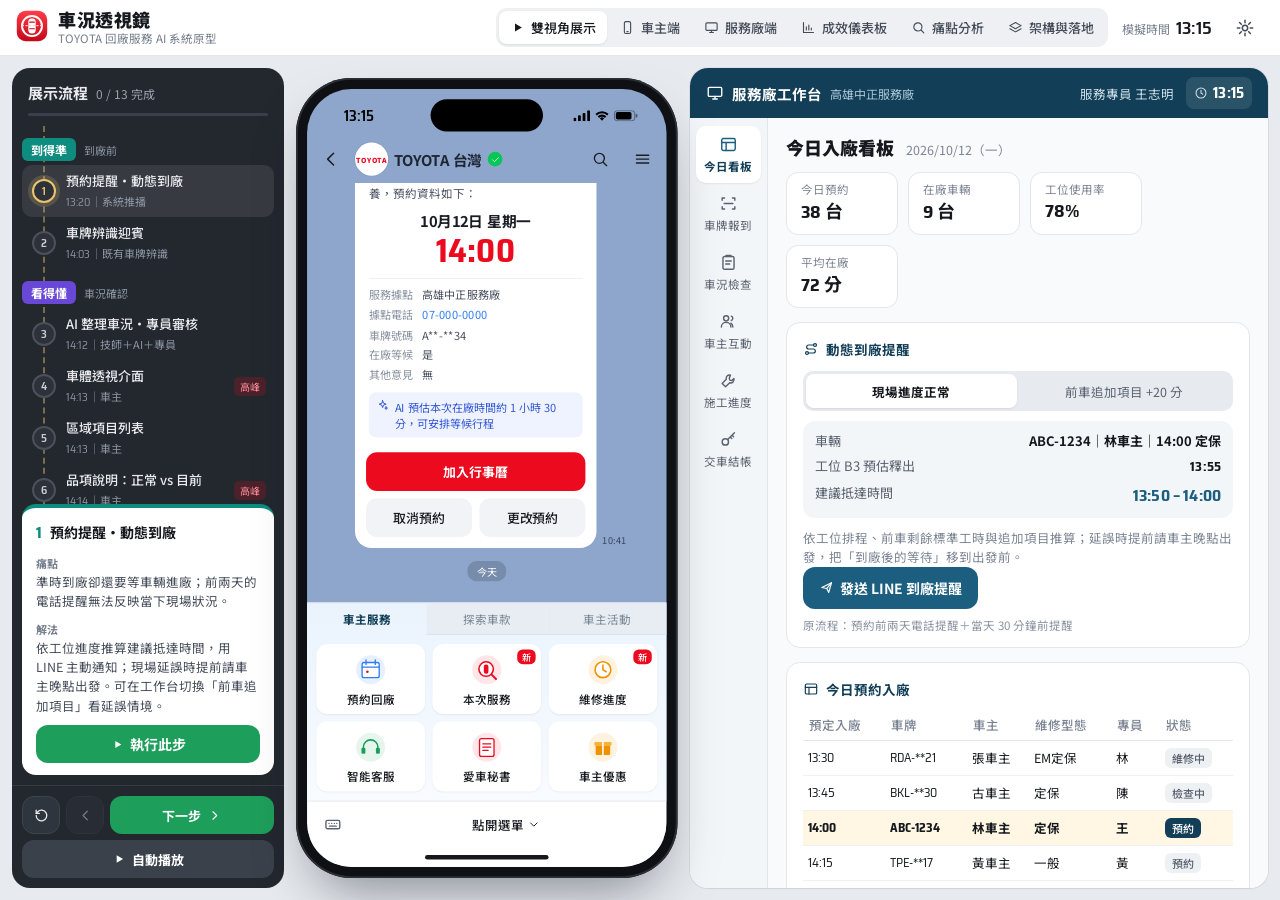
<file: index.html>
<!doctype html>
<html lang="zh-Hant-TW">
<head>
<meta charset="utf-8">
<meta name="viewport" content="width=device-width, initial-scale=1, viewport-fit=cover">
<title>車況透視鏡</title>
<meta name="description" content="2026 和泰 AI 黑客松參賽作品：車況透視鏡 — 以 LINE 串聯回廠前、中、後的車況、報價、進度與完工資訊（概念驗證原型，示意資料）">
<link rel="preconnect" href="https://fonts.googleapis.com">
<link rel="preconnect" href="https://fonts.gstatic.com" crossorigin>
<link href="https://fonts.googleapis.com/css2?family=Noto+Sans+TC:wght@400;500;700;900&family=Saira+Semi+Condensed:wght@500;600;700&display=swap" rel="stylesheet">
<style>
/* =========================================================
   車況透視鏡 — 樣式
   主軸：車主端（LINE 語彙、綠色主按鈕）／服務廠端（深藍綠工作台）
         展示流程（瀝青色道路與車道線）／透視掃描是唯一的大動態
   ========================================================= */
:root {
  --red: #EB0A1E; --red-d: #C40818;
  --ink: #15181D; --ink2: #454C59; --ink3: #767F8E; --ink4: #8A93A1;
  --line: #E3E6EB; --line2: #EEF0F3;
  --paper: #E7EAEE;
  --teal: #1B5E80; --teal-d: #123F57; --tealS: #E6F0F5;
  --asph: #23272E; --asph2: #2D323A; --lane: #E9C46A;
  --green: #1E9E5B; --green-d: #16834A; --greenS: #E8F6EE;
  --ai: #3557D6; --aiS: #EEF3FF;
  --chat: #8EA6CC;
  --f-sans: "Noto Sans TC", "Noto Sans CJK TC", "PingFang TC", "Microsoft JhengHei", "Heiti TC", system-ui, sans-serif;
  --f-num: "Saira Semi Condensed", "Bahnschrift", "DIN Alternate", "Roboto Condensed", "Arial Narrow", "Noto Sans TC", sans-serif;
  color-scheme: light;
}
* { box-sizing: border-box; margin: 0; padding: 0; }
html, body { height: 100%; }
body { font-family: var(--f-sans); color: var(--ink); background: var(--paper); -webkit-font-smoothing: antialiased; overflow: hidden; font-size: 14px; }
button { font: inherit; color: inherit; background: none; border: 0; cursor: pointer; }
input, select, textarea { font: inherit; color: inherit; }
ul, ol { list-style: none; }
.num { font-family: var(--f-num); font-variant-numeric: tabular-nums; letter-spacing: .01em; }
:focus-visible { outline: 2px solid #2E7CF6; outline-offset: 2px; border-radius: 6px; }
.ic { flex: none; }
@media (prefers-reduced-motion: reduce) { *, *::before, *::after { animation-duration: .01ms !important; animation-iteration-count: 1 !important; transition-duration: .01ms !important; } }

/* ---------- 頂部列 ---------- */
.top { height: 56px; display: flex; align-items: center; gap: 14px; padding: 0 16px; background: #fff; border-bottom: 1px solid var(--line); }
.brand { display: flex; align-items: center; gap: 10px; flex: none; }
.brand b { font-size: 18px; font-weight: 900; letter-spacing: .03em; display: block; line-height: 1.15; }
.brand small { font-size: 11.5px; color: var(--ink3); display: block; }
.hk { font-size: 11.5px; padding: 4px 9px; border-radius: 7px; background: #FFF0F1; color: var(--red-d); white-space: nowrap; }
.vtabs { display: flex; gap: 2px; background: var(--line2); padding: 3px; border-radius: 11px; margin-left: auto; }
.vtab { padding: 7px 11px; border-radius: 8px; font-size: 13px; font-weight: 500; color: var(--ink2); display: flex; align-items: center; gap: 6px; white-space: nowrap; }
.vtab:hover { color: var(--ink); }
.vtab.on { background: #fff; color: var(--ink); box-shadow: 0 1px 2px rgba(0, 0, 0, .08); }
.tclock { font-size: 12px; color: var(--ink3); white-space: nowrap; display: flex; align-items: baseline; gap: 6px; }
.tclock b { font-size: 18px; color: var(--ink); font-weight: 600; }
.tbtn { width: 38px; height: 38px; border-radius: 10px; display: grid; place-items: center; color: var(--ink2); }
.tbtn:hover { background: var(--line2); }

/* ---------- 版面 ---------- */
.stage { display: grid; grid-template-columns: 300px auto minmax(0, 1fr); gap: 16px; padding: 14px 16px; height: calc(100% - 56px); }
.page-col, .story-col { display: none; }
body[data-view=owner] .stage { grid-template-columns: 300px auto minmax(0, 1fr); }
body[data-view=owner] .console-col, body[data-view=owner] .rail .sc { display: none; }
body[data-view=owner] .story-col { display: flex; align-items: center; min-width: 0; min-height: 0; overflow: auto; }
body[data-view=console] .stage { grid-template-columns: 300px minmax(0, 1fr); }
body[data-view=console] .phone-col { display: none; }
body[data-view=dash] .stage, body[data-view=arch] .stage, body[data-view=pain] .stage { grid-template-columns: minmax(0, 1fr); }
body[data-view=dash] .rail, body[data-view=arch] .rail, body[data-view=pain] .rail,
body[data-view=dash] .phone-col, body[data-view=arch] .phone-col, body[data-view=pain] .phone-col,
body[data-view=dash] .console-col, body[data-view=arch] .console-col, body[data-view=pain] .console-col { display: none; }
body[data-view=dash] .page-col, body[data-view=arch] .page-col, body[data-view=pain] .page-col { display: block; overflow: auto; min-height: 0; }

/* ---------- 按鈕 ---------- */
.btn { display: inline-flex; align-items: center; justify-content: center; gap: 6px; height: 42px; padding: 0 16px; border-radius: 12px; font-weight: 700; font-size: 14px; white-space: nowrap; transition: transform .08s, background-color .15s, opacity .15s; }
.btn:active:not([disabled]) { transform: scale(.97); }
.btn[disabled] { opacity: .42; cursor: not-allowed; }
.btn.pri { background: var(--green); color: #fff; }
.btn.pri:hover:not([disabled]) { background: var(--green-d); }
.btn.red { background: var(--red); color: #fff; }
.btn.ghost { background: #fff; border: 1px solid var(--line); color: var(--ink); }
.btn.ok { background: var(--greenS); color: var(--green-d); border: 1px solid #BFE5CF; }
.btn.ai { background: var(--aiS); color: var(--ai); border: 1px solid #CCD8FB; }
.btn.dark { background: #3A414B; color: #fff; }
.btn.full { width: 100%; }
.btn.sm { height: 32px; padding: 0 11px; font-size: 12.5px; border-radius: 9px; }
.btn.sq { width: 42px; padding: 0; flex: none; }
.btn.big { height: 48px; font-size: 15px; width: 100%; }

/* ---------- 展示流程（道路） ---------- */
.rail { background: var(--asph); color: #E8EAED; border-radius: 18px; display: flex; flex-direction: column; overflow: hidden; min-height: 0; }
.rail-h { padding: 14px 16px 10px; }
.rail-h b { font-size: 15px; }
.rail-h small { color: #9AA3AF; font-size: 12px; margin-left: 8px; }
.rail-prog { height: 3px; background: #3A4049; border-radius: 2px; margin-top: 10px; overflow: hidden; }
.rail-prog i { display: block; height: 100%; background: var(--lane); transition: width .4s; }
.road { flex: 1; overflow: auto; padding: 0 10px 10px; position: relative; min-height: 120px; }
.road::before { content: ""; position: absolute; left: 31px; top: 0; bottom: 0; border-left: 2px dashed rgba(233, 196, 106, .45); }
.phase { display: flex; align-items: baseline; gap: 8px; margin: 12px 0 4px; position: relative; z-index: 1; }
.sign { display: inline-block; background: var(--pc); color: #fff; font-weight: 700; font-size: 12px; padding: 3px 9px; border-radius: 6px; }
.phase small { color: #8D96A3; font-size: 11px; }
.stop { display: flex; align-items: center; gap: 10px; width: 100%; text-align: left; padding: 6px 8px 6px 10px; border-radius: 10px; position: relative; z-index: 1; }
.stop i { width: 24px; height: 24px; border-radius: 50%; background: var(--asph2); border: 2px solid #4A515B; display: grid; place-items: center; font-style: normal; font-size: 11px; font-family: var(--f-num); font-weight: 600; color: #C9CFD7; flex: none; }
.stop.done i { background: var(--pc); border-color: var(--pc); color: #fff; }
.stop.cur i { border-color: var(--lane); color: var(--lane); box-shadow: 0 0 0 4px rgba(233, 196, 106, .18); }
.stop.run i { animation: runPulse 1.1s ease-in-out infinite; }
@keyframes runPulse { 50% { box-shadow: 0 0 0 7px rgba(233, 196, 106, .08); } }
.stop span { min-width: 0; }
.stop span b { display: block; font-size: 13px; font-weight: 500; color: #E8EAED; }
.stop span small { font-size: 11px; color: #8D96A3; }
.stop em { margin-left: auto; font-style: normal; font-size: 10px; padding: 2px 6px; border-radius: 5px; background: rgba(235, 10, 30, .2); color: #FF8F99; flex: none; }
.stop:hover { background: rgba(255, 255, 255, .05); }
.stop.focus { background: rgba(255, 255, 255, .09); }
.sc { margin: 0 10px 10px; background: #fff; color: var(--ink); border-radius: 14px; padding: 12px 14px; border-top: 4px solid var(--pc); flex: none; }
.sc-h { display: flex; align-items: center; gap: 8px; }
.sc-h .num { font-weight: 700; color: var(--pc); font-size: 16px; }
.sc-h b { font-size: 14px; }
.sc-h em { margin-left: auto; font-style: normal; font-size: 10.5px; padding: 2px 7px; border-radius: 6px; background: #FFF0F1; color: var(--red-d); }
.sc-r { margin-top: 7px; }
.sc-r small { font-size: 11px; color: var(--ink3); font-weight: 700; }
.sc-r p { font-size: 12.5px; line-height: 1.55; color: var(--ink2); }
.sc .btn { margin-top: 10px; height: 38px; }
.rail-f { display: grid; grid-template-columns: 38px 38px minmax(0, 1fr) minmax(0, 1fr); gap: 6px; padding: 10px; border-top: 1px solid #343A43; flex: none; }
.rail-f .btn { height: 38px; padding: 0 8px; font-size: 13px; min-width: 0; }
.rail-f .btn.sq { width: 38px; }
.rail-f .btn.ghost { background: #2F353E; border-color: #3D444E; color: #E8EAED; }

.mviews { display: none; }
.rail-h, .mviews, .rail-f { flex: none; }

/* 車主端檢視：大字情境卡 */
.sp { width: 100%; max-width: 640px; background: #fff; border-radius: 22px; padding: 28px 30px; border-top: 6px solid var(--pc); box-shadow: 0 1px 2px rgba(16, 24, 40, .06); }
.sp-ph { display: flex; align-items: center; gap: 10px; }
.sp-ph .sign { font-size: 14px; padding: 4px 11px; }
.sp-ph small { color: var(--ink3); font-size: 13px; }
.sp-n { margin-left: auto; color: var(--ink3); font-size: 18px; font-weight: 600; }
.sp-t { font-size: clamp(26px, 2.6vw, 36px); font-weight: 900; margin: 14px 0 4px; line-height: 1.25; }
.sp-who { color: var(--ink3); font-size: 15px; display: flex; align-items: center; gap: 8px; }
.sp-who em { font-style: normal; font-size: 12.5px; padding: 2px 8px; border-radius: 6px; background: #FFF0F1; color: var(--red-d); font-weight: 700; }
.sp-row { margin-top: 18px; }
.sp-row small { display: block; font-size: 13px; font-weight: 700; color: var(--pc); margin-bottom: 4px; }
.sp-row p { font-size: 18px; line-height: 1.65; color: var(--ink); }
.sp-ai { display: flex; gap: 8px; align-items: flex-start; margin-top: 18px; background: var(--aiS); color: #2A3FA8; border-radius: 12px; padding: 10px 12px; font-size: 15px; line-height: 1.55; }
.sp-ai .ic { margin-top: 3px; }
.sp-goals { display: flex; flex-wrap: wrap; gap: 6px; margin-top: 14px; }
.sp-goals span { font-size: 13px; padding: 4px 10px; border-radius: 999px; border: 1px solid var(--line); color: var(--ink2); background: #FAFBFC; }
.sp-f { display: flex; gap: 10px; margin-top: 22px; }
.sp-f .btn { height: 48px; font-size: 15px; padding: 0 20px; }
.sp-f .btn.pri { flex: 1; }

/* ---------- 手機 ---------- */
.phone-col { display: flex; align-items: center; justify-content: center; min-width: 0; min-height: 0; }
.phone-wrap { position: relative; flex: none; width: 414px; height: 868px; }
.phone { position: absolute; left: 0; top: 0; width: 414px; height: 868px; transform: scale(var(--ps, 1)); transform-origin: top left; background: #0E1013; border-radius: 60px; padding: 12px; box-shadow: 0 30px 60px -22px rgba(16, 24, 40, .5), inset 0 0 0 2px #2B2F36; }
.screen { position: relative; width: 390px; height: 844px; border-radius: 48px; overflow: hidden; background: var(--chat); }
.screen.liff-on { background: #fff; }
.island { position: absolute; top: 11px; left: 50%; transform: translateX(-50%); width: 122px; height: 35px; background: #000; border-radius: 20px; z-index: 95; }
.sbar { position: absolute; top: 0; left: 0; right: 0; height: 50px; display: flex; align-items: center; justify-content: space-between; padding: 8px 30px 0 40px; font-family: var(--f-num); font-weight: 600; font-size: 16px; z-index: 94; color: #000; pointer-events: none; }
.sbar .sig { display: flex; gap: 5px; align-items: center; }
.line-app { position: absolute; top: 50px; left: 0; right: 0; bottom: 0; display: flex; flex-direction: column; }
.lhd { height: 52px; display: flex; align-items: center; gap: 6px; padding: 0 6px; color: #1D2633; flex: none; }
.lhd-n { font-size: 16px; font-weight: 700; }
.vbadge { width: 16px; height: 16px; border-radius: 50%; background: #06C755; color: #fff; display: grid; place-items: center; }
.lhd-sp { flex: 1; }
.chat { flex: 1; overflow-y: auto; padding: 4px 10px 16px; overscroll-behavior: contain; }
.chat::-webkit-scrollbar, .lbody::-webkit-scrollbar { width: 0; }
.msg { display: flex; align-items: flex-end; gap: 6px; margin: 10px 0; }
.msg.oa, .msg.adv { align-items: flex-start; }
.msg .av { width: 36px; height: 36px; flex: none; }
.oa-av { width: 36px; height: 36px; border-radius: 50%; background: #fff; display: grid; place-items: center; box-shadow: 0 0 0 1px rgba(0, 0, 0, .05); }
.oa-av b { font-size: 7.5px; font-weight: 900; color: var(--red); letter-spacing: .02em; }
.av.adv { border-radius: 50%; background: var(--teal); color: #fff; display: grid; place-items: center; font-weight: 700; font-size: 15px; width: 36px; height: 36px; flex: none; }
.mcol { max-width: 262px; display: flex; flex-direction: column; gap: 6px; min-width: 0; }
.mname { font-size: 11px; color: #22324A; }
.bub { background: #fff; border-radius: 18px; padding: 9px 12px; font-size: 14.5px; line-height: 1.5; color: #111; word-break: break-word; }
.msg.me { justify-content: flex-end; }
.bub.me { background: #9BE38A; max-width: 250px; }
.mmeta { font-size: 10px; color: #33445E; line-height: 1.25; flex: none; align-self: flex-end; margin-bottom: 2px; }
.msg.me .mmeta { text-align: right; }
.csep { text-align: center; margin: 14px 0; }
.csep span { background: rgba(0, 0, 0, .16); color: #fff; font-size: 11px; padding: 3px 10px; border-radius: 10px; }
.enter { animation: msgIn .38s cubic-bezier(.2, .8, .2, 1); }
@keyframes msgIn { from { opacity: 0; transform: translateY(10px) scale(.98); } to { opacity: 1; transform: none; } }
.typing { display: flex; gap: 4px; padding: 13px 14px; }
.typing i { width: 7px; height: 7px; border-radius: 50%; background: #9AA3AF; animation: blink 1.2s infinite; }
.typing i:nth-child(2) { animation-delay: .2s; } .typing i:nth-child(3) { animation-delay: .4s; }
@keyframes blink { 0%, 80%, 100% { opacity: .3; } 40% { opacity: 1; } }
.qr { display: flex; flex-wrap: wrap; gap: 6px; }
.qrb { background: #fff; border: 1px solid #D5DCE6; border-radius: 16px; padding: 5px 11px; font-size: 12.5px; color: #1F5BC4; }

/* Flex 訊息 */
.fx { background: #fff; border-radius: 18px; overflow: hidden; width: 262px; }
.fx-art { display: block; width: 100%; height: auto; }
.fx-b { padding: 14px 15px 4px; font-size: 14px; line-height: 1.55; color: #1A1D23; }
.fx-b p { margin-bottom: 9px; }
.fx-t { font-weight: 700; font-size: 15px; margin-bottom: 8px; display: flex; align-items: center; gap: 6px; }
.fx-t.center, .center { justify-content: center; text-align: center; }
.fx-sub { font-size: 12.5px; color: #4A5160; }
.fx-date { text-align: center; margin: 6px 0 10px; }
.fx-date span { display: block; font-weight: 700; font-size: 16px; }
.fx-date b { font-size: 36px; color: var(--red); font-weight: 700; line-height: 1.1; }
.fx-dl { display: grid; grid-template-columns: auto 1fr; gap: 3px 10px; font-size: 12px; color: #4A5160; border-top: 1px solid var(--line2); padding-top: 8px; }
.fx-dl dt { color: var(--ink4); }
.fx-dl .lnk { color: #2E7CF6; }
.fx-ai { display: flex; gap: 6px; align-items: flex-start; margin: 10px 0 6px; font-size: 12px; color: var(--ai); background: var(--aiS); border-radius: 8px; padding: 7px 8px; line-height: 1.45; }
.fx-tbl { display: grid; grid-template-columns: 70px 1fr; background: #F5F7FA; border-radius: 10px; padding: 9px 11px; gap: 5px 8px; font-size: 13px; margin-bottom: 10px; }
.fx-tbl dt { color: #7C8594; font-size: 12px; }
.fx-tbl dd { font-weight: 500; }
.fx-warn { background: #FFF4E0; border-radius: 10px; padding: 8px 10px; color: #6B3B00; }
.fx-mut { color: #6B7380; font-size: 12.5px; }
.fx-btns { padding: 6px 12px 12px; display: flex; flex-direction: column; gap: 8px; }
.fxb { height: 42px; border-radius: 12px; font-weight: 700; font-size: 14px; display: flex; align-items: center; justify-content: center; gap: 6px; }
.fxb.pri { background: var(--green); color: #fff; }
.fxb.pri:hover { background: var(--green-d); }
.fxb.red { background: var(--red); color: #fff; }
.fxb.ghost { background: #F1F3F6; color: #1A1D23; font-weight: 500; }
.fxb.ghost.green { background: #fff; border: 1.5px solid var(--green); color: var(--green-d); font-weight: 700; }
.fxb.list { background: #fff; border: 1px solid var(--line); justify-content: flex-start; padding: 0 14px; font-weight: 500; color: #1A1D23; }
.fxb.list .ic { color: var(--teal); }
.fx-2 { display: grid; grid-template-columns: 1fr 1fr; gap: 8px; }
.fx-scan { background: radial-gradient(120% 120% at 30% 30%, #19355A, #0B1628); margin: 2px 12px 4px; border-radius: 14px; padding: 12px 14px; display: flex; gap: 16px; align-items: center; }
.mcar { position: relative; width: 60px; height: 120px; flex: none; }
.mcar svg { width: 100%; height: 100%; display: block; }
.mcar i { position: absolute; width: 10px; height: 10px; border-radius: 50%; transform: translate(-50%, -50%); box-shadow: 0 0 0 2px rgba(11, 22, 40, .9); }
.fx-pills { display: flex; flex-direction: column; gap: 8px; }
.fx-pills span { font-size: 12px; color: #DCE3EC; display: flex; align-items: center; gap: 7px; }
.fx-pills i { width: 8px; height: 8px; border-radius: 50%; }
.fx-bar { height: 8px; border-radius: 4px; background: #E3ECE7; overflow: hidden; margin: 4px 0 6px; }
.fx-bar i { display: block; height: 100%; background: var(--green); border-radius: 4px; }
.fx-barl { display: flex; justify-content: space-between; gap: 8px; font-size: 12px; color: #5A6270; margin-bottom: 6px; }
.fx-item { display: flex; gap: 10px; background: #F5F7FA; border-radius: 10px; padding: 8px; margin-bottom: 8px; }
.fx-th { width: 56px; height: 44px; flex: none; background: #fff; border-radius: 8px; display: grid; place-items: center; overflow: hidden; }
.fx-th svg { width: 100%; height: 100%; }
.fx-item b { display: block; font-size: 13.5px; }
.fx-item small { display: block; font-size: 11.5px; color: #6B7380; line-height: 1.4; }
.early { font-style: normal; margin-left: 6px; font-size: 11px; background: var(--greenS); color: var(--green-d); padding: 1px 6px; border-radius: 5px; font-weight: 700; }
.fx-stars { display: flex; justify-content: center; gap: 2px; margin: 4px 0 8px; }
.fx-stars button { color: #F2B705; padding: 2px; }
.fx-stars .ic, .stars .ic { fill: currentColor; }
.fx-foot { font-size: 11.5px; color: #6B7380; padding: 0 14px 12px; margin-top: -4px; text-align: center; line-height: 1.45; }
.fx-tip { background: #F2F8F4; border-radius: 10px; padding: 9px 11px; margin-bottom: 9px; }
.fx-tip b { display: block; font-size: 13px; color: #067647; margin-bottom: 3px; }
.fx-tip span { font-size: 12.5px; color: #2A2F38; line-height: 1.6; }
.lx { display: grid; gap: 8px; }
.lxr { display: flex; align-items: center; gap: 10px; background: #fff; border-radius: 12px; padding: 10px 12px; text-align: left; width: 100%; }
.lxr .oic { margin: 0; flex: none; }
.lxr span:nth-child(2) { flex: 1; }
.lxr b { display: block; font-size: 13.5px; }
.lxr small { font-size: 11.5px; color: #7C8594; }
.lxr em { font-style: normal; font-size: 12px; font-weight: 700; color: var(--green-d); background: var(--greenS); border-radius: 8px; padding: 4px 10px; }
.carpick { display: flex; align-items: center; gap: 12px; width: 100%; background: #F3F7FC; border-radius: 12px; padding: 10px 12px; text-align: left; color: var(--red); }
.carpick div { flex: 1; }
.carpick b { display: block; font-size: 15px; color: var(--ink); }
.carpick small { font-size: 11.5px; color: var(--ink4); }

/* 圖文選單與輸入列 */
.foot { background: #fff; flex: none; padding-bottom: 22px; }
.rich { background: linear-gradient(#EAF3FD, #F8FBFF); border-top: 1px solid #D9E2EC; }
.rtabs { display: grid; grid-template-columns: repeat(3, 1fr); }
.rtab { height: 34px; font-size: 12.5px; color: #7C8594; background: #E7EDF3; border-bottom: 1px solid #D9E2EC; }
.rtab.on { background: transparent; color: var(--teal-d); font-weight: 700; border-bottom-color: transparent; }
.rgrid { display: grid; grid-template-columns: repeat(3, 1fr); gap: 8px; padding: 10px; }
.rtile { position: relative; background: #fff; border-radius: 12px; height: 76px; display: flex; flex-direction: column; align-items: center; justify-content: center; gap: 2px; font-size: 12.5px; font-weight: 500; box-shadow: 0 1px 2px rgba(16, 24, 40, .07); }
.rtile em { position: absolute; top: 6px; right: 6px; font-style: normal; font-size: 10px; background: var(--red); color: #fff; border-radius: 6px; padding: 0 5px; line-height: 16px; }
.rempty { padding: 34px 20px; text-align: center; color: #7C8594; font-size: 13px; }
.cbar { height: 50px; display: flex; align-items: center; gap: 6px; padding: 0 10px; border-top: 1px solid #E3E6EB; }
.cbtn { width: 36px; height: 36px; display: grid; place-items: center; color: #5A6270; border-radius: 10px; }
.cmenu { flex: 1; height: 36px; display: flex; align-items: center; justify-content: center; gap: 4px; font-size: 13.5px; font-weight: 500; color: #1A1D23; }
.cinput { flex: 1; display: flex; align-items: center; background: #F1F3F6; border-radius: 18px; padding: 0 4px 0 12px; height: 38px; }
.cinput input { flex: 1; border: 0; background: none; outline: none; font-size: 14px; min-width: 0; }
.cinput button { width: 32px; height: 32px; border-radius: 50%; display: grid; place-items: center; color: var(--green); }
.homebar { position: absolute; bottom: 8px; left: 50%; transform: translateX(-50%); width: 134px; height: 5px; border-radius: 3px; background: #15181D; z-index: 96; pointer-events: none; }

/* 推播橫幅、對話框、提示 */
.banner { position: absolute; top: 48px; left: 8px; right: 8px; z-index: 90; transform: translateY(-140%); transition: transform .35s cubic-bezier(.2, .8, .2, 1); }
.banner.show { transform: none; }
.ban { width: 100%; display: flex; align-items: center; gap: 10px; background: rgba(250, 250, 252, .97); border-radius: 20px; padding: 10px 12px; text-align: left; box-shadow: 0 12px 30px rgba(0, 0, 0, .2); }
.ban-ic { width: 34px; height: 34px; border-radius: 9px; background: #06C755; color: #fff; display: grid; place-items: center; flex: none; }
.ban-tx { flex: 1; min-width: 0; }
.ban-tx b { display: block; font-size: 13px; }
.ban-tx span { display: block; font-size: 13px; color: #2A2F38; white-space: nowrap; overflow: hidden; text-overflow: ellipsis; }
.ban-t { font-size: 11px; color: #8A93A1; align-self: flex-start; }
.pdialog { position: absolute; inset: 0; z-index: 85; display: none; align-items: center; justify-content: center; background: rgba(15, 20, 30, .45); }
.pdialog.show { display: flex; }
.dlg { width: 292px; background: #fff; border-radius: 18px; overflow: hidden; animation: pop .25s; }
.dlg-t { font-weight: 700; font-size: 16px; text-align: center; padding: 18px 16px 6px; }
.dlg-b { padding: 0 18px 14px; font-size: 13.5px; color: #454C59; text-align: center; line-height: 1.55; }
.dlg-b .kv { text-align: left; }
.dlg-f { display: flex; gap: 8px; padding: 0 14px 14px; }
.dbtn { flex: 1; height: 42px; border-radius: 11px; background: #F1F3F6; font-weight: 700; }
.dbtn.pri { background: var(--red); color: #fff; }
.ptoast { position: absolute; left: 50%; bottom: 120px; transform: translate(-50%, 10px); background: rgba(21, 24, 29, .9); color: #fff; font-size: 13px; padding: 8px 14px; border-radius: 18px; opacity: 0; transition: all .25s; z-index: 88; pointer-events: none; white-space: nowrap; }
.ptoast.show { opacity: 1; transform: translate(-50%, 0); }
@keyframes pop { from { transform: scale(.85); opacity: 0; } to { transform: none; opacity: 1; } }
@keyframes fadeIn { from { opacity: 0; } to { opacity: 1; } }

/* ---------- LIFF ---------- */
.liff { position: absolute; top: 50px; left: 0; right: 0; bottom: 0; background: #F3F5F8; display: flex; flex-direction: column; transform: translateY(103%); transition: transform .38s cubic-bezier(.2, .8, .2, 1); z-index: 20; }
.liff.open { transform: none; }
.lh { height: 50px; display: flex; align-items: center; justify-content: space-between; padding: 0 6px; background: #fff; border-bottom: 1px solid var(--line); flex: none; }
.lh-t { text-align: center; line-height: 1.15; min-width: 0; }
.lh-t b { font-size: 15.5px; display: block; }
.lh-t small { font-size: 10.5px; color: var(--ink4); }
.lh-btn { width: 40px; height: 40px; display: grid; place-items: center; color: #1A1D23; border-radius: 10px; flex: none; }
.lbody { flex: 1; overflow-y: auto; padding: 14px 14px 22px; position: relative; overscroll-behavior: contain; }
.lbody.in { animation: pageIn .3s cubic-bezier(.2, .8, .2, 1); }
@keyframes pageIn { from { opacity: 0; transform: translateX(18px); } to { opacity: 1; transform: none; } }
.lbody.pad0 { padding: 0 0 22px; }
.lfoot { flex: none; background: #fff; border-top: 1px solid var(--line); padding: 10px 12px 28px; display: flex; gap: 8px; }
.lfoot > .btn { flex: 1; }
.lfoot > .btn.sq { flex: none; }
.lover { position: absolute; inset: 0; z-index: 40; background: rgba(255, 255, 255, .94); display: flex; align-items: center; justify-content: center; animation: fadeIn .2s; }
.lover-c { display: flex; flex-direction: column; align-items: center; gap: 8px; text-align: center; padding: 20px; }
.lover-ic { width: 74px; height: 74px; border-radius: 50%; background: var(--green); color: #fff; display: grid; place-items: center; animation: pop .45s cubic-bezier(.3, 1.6, .5, 1); }
.lover-c b { font-size: 19px; }
.lover-c span { font-size: 13px; color: #5A6270; }

.sdim { position: absolute; inset: 0; background: rgba(15, 20, 30, .42); z-index: 30; animation: fadeIn .2s; }
.sheet { position: absolute; left: 0; right: 0; bottom: 0; background: #fff; border-radius: 20px 20px 0 0; z-index: 31; padding: 8px 14px 32px; max-height: 80%; overflow: auto; animation: sheetUp .32s cubic-bezier(.2, .8, .2, 1); }
@keyframes sheetUp { from { transform: translateY(100%); } to { transform: none; } }
.grab { width: 40px; height: 5px; border-radius: 3px; background: #D5DAE1; margin: 2px auto 8px; }
.sh-head { display: flex; align-items: center; gap: 10px; margin-bottom: 4px; }
.sh-head b { font-size: 17px; display: block; }
.sh-head small { display: block; font-size: 12px; color: #7C8594; }
.sh-head .lh-btn { margin-left: auto; }
.zic { width: 36px; height: 36px; border-radius: 50%; background: var(--ink); color: #fff; display: grid; place-items: center; flex: none; }
.zrow, .irow { display: flex; align-items: center; gap: 12px; width: 100%; text-align: left; background: #F6F7F9; border-radius: 14px; padding: 10px; margin-top: 10px; }
.irow { background: #fff; }
.zth { width: 70px; height: 56px; flex: none; background: #fff; border-radius: 10px; display: grid; place-items: center; overflow: hidden; }
.irow .zth { background: #F6F7F9; }
.zth svg { width: 100%; height: 100%; display: block; }
.zth.sm { width: 46px; height: 38px; }
.zinfo { flex: 1; display: flex; flex-direction: column; gap: 4px; min-width: 0; }
.zinfo b { font-size: 15px; }
.zinfo small { font-size: 12px; color: #5A6270; line-height: 1.35; }
.chip { align-self: flex-start; font-size: 11.5px; font-weight: 700; padding: 2px 8px; border-radius: 6px; background: var(--s); color: var(--i); border: 1px solid color-mix(in srgb, var(--c) 30%, transparent); white-space: nowrap; }
.znorm { display: flex; gap: 6px; align-items: flex-start; margin-top: 12px; font-size: 12px; color: #067647; background: #E8F6EE; border-radius: 10px; padding: 9px 10px; line-height: 1.5; }
.tag { font-style: normal; font-size: 10.5px; font-weight: 500; color: var(--teal); background: var(--tealS); padding: 1px 6px; border-radius: 5px; margin-left: 6px; vertical-align: 2px; }

/* 本次服務入口 */
.hub-top { display: flex; gap: 12px; align-items: center; background: #fff; border-radius: 16px; padding: 12px 14px; }
.hub-car { width: 46px; height: 92px; flex: none; }
.hub-car svg { width: 100%; height: 100%; display: block; }
.hub-id small { display: block; font-size: 11.5px; color: var(--ink4); }
.hub-id b { display: block; font-size: 19px; font-weight: 900; margin-top: 2px; }
.plate { display: inline-block; font-family: var(--f-num); font-weight: 700; font-size: 14px; border: 1.5px solid var(--ink); border-radius: 5px; padding: 0 6px; margin: 4px 0; }
.stages { display: flex; margin: 14px 2px 10px; }
.stages li { flex: 1; display: flex; flex-direction: column; align-items: center; gap: 4px; position: relative; font-size: 12px; color: var(--ink4); }
.stages li::before { content: ""; position: absolute; top: 11px; left: -50%; width: 100%; height: 2px; background: #DDE1E7; z-index: 0; }
.stages li:first-child::before { display: none; }
.stages li.done::before, .stages li.cur::before { background: var(--green); }
.stages i { width: 24px; height: 24px; border-radius: 50%; background: #fff; border: 2px solid #D0D5DD; display: grid; place-items: center; font-style: normal; font-size: 11px; font-family: var(--f-num); z-index: 1; color: var(--ink4); }
.stages li.done i { background: var(--green); border-color: var(--green); color: #fff; }
.stages li.cur i { border-color: var(--green); color: var(--green-d); box-shadow: 0 0 0 4px rgba(30, 158, 91, .15); }
.stages li.done, .stages li.cur { color: var(--ink); font-weight: 500; }
.hub-list { display: grid; gap: 8px; }
.hcard { display: flex; align-items: center; gap: 12px; background: #fff; border-radius: 14px; padding: 12px; text-align: left; width: 100%; }
.hcard.dis { opacity: .55; }
.hic { width: 38px; height: 38px; border-radius: 11px; background: #F1F3F6; display: grid; place-items: center; color: var(--teal); flex: none; }
.htx { flex: 1; min-width: 0; }
.htx b { display: block; font-size: 15px; }
.htx small { display: block; font-size: 12px; color: #6B7380; }
.hcard em { font-style: normal; font-size: 11px; font-weight: 700; color: #fff; background: #0F1B2D; border-radius: 6px; padding: 2px 7px; }
.adv-card { display: flex; align-items: center; gap: 10px; background: #fff; border-radius: 14px; padding: 10px 12px; margin-top: 10px; }
.adv-card div { flex: 1; }
.adv-card b { display: block; font-size: 14px; }
.adv-card small { font-size: 11.5px; color: var(--ink4); }
.hub-note { font-size: 11.5px; color: var(--ink4); margin-top: 10px; line-height: 1.5; }

/* 車況檢查結果：透視台 */
.rp-head { padding: 12px 14px 10px; background: #fff; }
.rp-head small { font-size: 12px; color: #7C8594; }
.legend { display: flex; flex-wrap: wrap; gap: 5px 12px; margin-top: 6px; }
.legend span { font-size: 11.5px; display: flex; align-items: center; gap: 5px; color: #454C59; }
.legend i { width: 9px; height: 9px; border-radius: 50%; }
.xstage { position: relative; height: 372px; background: radial-gradient(120% 80% at 50% 42%, #1A3A63 0%, #0D1B30 58%, #070F1D 100%); overflow: hidden; }
.xgrid { position: absolute; inset: 0; background-image: linear-gradient(rgba(94, 200, 255, .09) 1px, transparent 1px), linear-gradient(90deg, rgba(94, 200, 255, .09) 1px, transparent 1px); background-size: 22px 22px; -webkit-mask-image: radial-gradient(circle at 50% 45%, #000 35%, transparent 78%); mask-image: radial-gradient(circle at 50% 45%, #000 35%, transparent 78%); }
.xcar { position: absolute; left: 50%; top: 14px; height: 344px; width: 172px; transform: translateX(-50%); }
.lay { position: absolute; inset: 0; transition: opacity .3s; }
.lay svg { width: 100%; height: 100%; display: block; }
.lay.xr { clip-path: inset(0 0 100% 0); }
.scanning .lay.xr { animation: sweep 2.2s cubic-bezier(.45, 0, .55, 1) .3s forwards; }
@keyframes sweep { 0% { clip-path: inset(0 0 100% 0); } 10% { clip-path: inset(0 0 82% 0); } 90% { clip-path: inset(82% 0 0 0); } 100% { clip-path: inset(100% 0 0 0); } }
.scanbar { position: absolute; left: -40%; right: -40%; height: 2px; top: 0; background: linear-gradient(90deg, transparent, #8BE7FF, transparent); box-shadow: 0 0 18px 4px rgba(127, 227, 255, .5); opacity: 0; pointer-events: none; }
.scanning .scanbar { animation: bar 2.2s cubic-bezier(.45, 0, .55, 1) .3s forwards; }
@keyframes bar { 0% { top: 0; opacity: 0; } 8% { opacity: 1; } 92% { opacity: 1; } 100% { top: 100%; opacity: 0; } }
.xray-on .lay.xr { clip-path: none; animation: none; }
.xray-on .lay.solid { opacity: .1; }
.cbody { stroke: #8D9AAB; stroke-width: 1.2; }
.cw { fill: #1A1E25; }
.croof { stroke: rgba(0, 0, 0, .05); }
.cline { fill: none; stroke: rgba(80, 95, 115, .35); stroke-width: 1.2; }
.chl { fill: #EAF2FF; stroke: #9AB0CC; stroke-width: .8; }
.ctl { fill: #D8323C; }
.crail { stroke: #8E9AAA; stroke-width: 3; stroke-linecap: round; fill: none; }
.cfin { fill: #2B3038; }
.cmirror { stroke: #9AA6B6; stroke-width: 1; }
.is-xray .cbody { fill: rgba(94, 200, 255, .05); stroke: #6FD0FF; stroke-width: 1.4; }
.is-xray .cglass, .is-xray .croof { fill: none; stroke: rgba(111, 208, 255, .45); stroke-width: 1; }
.is-xray .cw { fill: rgba(94, 200, 255, .08); stroke: #6FD0FF; stroke-width: 1.2; }
.is-xray .cmirror { fill: none; stroke: #6FD0FF; }
.is-xray .chl, .is-xray .ctl { fill: none; stroke: rgba(111, 208, 255, .6); }
.is-xray .cline, .is-xray .crail { stroke: rgba(111, 208, 255, .35); }
.is-xray .cfin { fill: none; stroke: rgba(111, 208, 255, .5); }
.xc { fill: rgba(94, 200, 255, .1); stroke: #93E3FF; stroke-width: 1.2; }
.xd { fill: none; stroke-dasharray: 4 3; }
.xdisc { stroke-width: 3; stroke: #C2F3FF; }
.xhot { fill: rgba(46, 124, 246, .4); stroke: #A6C8FF; }
.hs { position: absolute; transform: translate(-50%, -50%) scale(0); width: 30px; height: 30px; border-radius: 50%; background: var(--c); color: #fff; display: grid; place-items: center; font-family: var(--f-num); font-weight: 700; font-size: 14px; box-shadow: 0 0 0 3px rgba(255, 255, 255, .95), 0 4px 14px rgba(0, 0, 0, .45); z-index: 3; }
.hs b { position: relative; z-index: 1; }
.scanning .hs { animation: hsIn .5s cubic-bezier(.3, 1.6, .5, 1) var(--d) forwards; }
.scanned .hs { transform: translate(-50%, -50%) scale(1); }
@keyframes hsIn { to { transform: translate(-50%, -50%) scale(1); } }
.hs.p1::after { content: ""; position: absolute; inset: -7px; border-radius: 50%; border: 2px solid var(--c); animation: ring 1.8s ease-out infinite; }
@keyframes ring { 0% { transform: scale(.75); opacity: .9; } 100% { transform: scale(1.5); opacity: 0; } }
.hs.ok { width: 18px; height: 18px; background: #1E9E5B; box-shadow: 0 0 0 2px rgba(255, 255, 255, .85); color: #fff; }
.hs-l { position: absolute; white-space: nowrap; font-family: var(--f-sans); font-size: 11px; font-weight: 500; color: #DDE6F2; background: rgba(8, 17, 32, .78); padding: 2px 7px; border-radius: 6px; top: 50%; transform: translateY(-50%); pointer-events: none; }
.hs.r .hs-l, .hs.c .hs-l { left: 38px; }
.hs.l .hs-l { right: 38px; }
.xtog { position: absolute; right: 10px; top: 10px; height: 30px; padding: 0 11px; border-radius: 15px; background: rgba(255, 255, 255, .12); color: #DDE6F2; font-size: 12px; display: flex; align-items: center; gap: 5px; border: 1px solid rgba(255, 255, 255, .2); }
.xmeta { position: absolute; left: 12px; bottom: 10px; font-size: 11px; color: rgba(221, 230, 242, .7); }
.xhint { position: absolute; left: 50%; bottom: 10px; transform: translateX(-50%); font-size: 11.5px; color: #8BE7FF; letter-spacing: .04em; transition: opacity .4s; }
.scanned .xhint { opacity: 0; }
.rp-body { padding: 12px 14px 0; }
.hint { display: flex; align-items: center; gap: 6px; font-size: 12px; color: #7C8594; margin-bottom: 8px; }
.zlist { background: #fff; border-radius: 14px; overflow: hidden; }
.zl { display: flex; align-items: center; gap: 10px; width: 100%; padding: 10px 12px; border-bottom: 1px solid var(--line2); text-align: left; }
.zl:last-child { border-bottom: 0; }
.zl .zic { width: 30px; height: 30px; background: #F1F3F6; color: #1A1D23; }
.zl b { flex: 1; font-size: 14.5px; font-weight: 500; }
.zl i { width: 8px; height: 8px; border-radius: 50%; }
.zl .num { font-weight: 700; font-size: 15px; min-width: 14px; text-align: right; }
.sec-t { font-size: 14px; font-weight: 700; margin: 16px 0 2px; color: #1A1D23; }
.normal-sum { display: flex; gap: 8px; align-items: center; margin-top: 12px; background: #E8F6EE; color: #067647; border-radius: 12px; padding: 10px 12px; font-size: 12.5px; line-height: 1.45; }
.aib { display: flex; gap: 6px; align-items: flex-start; margin-top: 12px; font-size: 11.5px; color: #5A6BA8; line-height: 1.5; }

/* 品項說明 */
.it-top { margin-bottom: 12px; }
.it-top h2 { font-size: 22px; font-weight: 900; margin: 6px 0 2px; }
.it-top p { font-size: 13px; color: #5A6270; }
.cmp { display: grid; grid-template-columns: 1fr 1fr; gap: 10px; }
.cmp-c { background: #fff; border-radius: 14px; padding: 10px 10px 12px; text-align: center; border: 1.5px solid transparent; }
.cmp-c.cur { border-color: color-mix(in srgb, var(--c) 45%, transparent); background: linear-gradient(#fff, color-mix(in srgb, var(--c) 6%, #fff)); }
.cmp-c small { font-size: 12px; color: #5A6270; font-weight: 500; display: block; margin-bottom: 4px; }
.cmp-c .art { width: 100%; height: 84px; display: block; }
.cmp-c b { font-size: 19px; font-weight: 700; display: block; margin-top: 2px; }
.good { color: #1F6FD1; }
.tx { font-family: var(--f-num); font-size: 11px; font-weight: 600; fill: #2A2F38; }
.gauge { background: #fff; border-radius: 14px; padding: 34px 16px 10px; margin-top: 10px; }
.g-track { position: relative; height: 8px; border-radius: 4px; }
.g-limit { position: absolute; top: -6px; width: 2px; height: 20px; background: var(--ink); transform: translateX(-50%); border-radius: 1px; }
.g-dot { position: absolute; top: 50%; width: 18px; height: 18px; border-radius: 50%; background: #fff; border: 4px solid var(--ink); transform: translate(-50%, -50%); box-shadow: 0 2px 6px rgba(0, 0, 0, .25); }
.g-dot span { position: absolute; bottom: 20px; left: 50%; transform: translateX(-50%); white-space: nowrap; font-family: var(--f-num); font-weight: 700; font-size: 13px; color: #B42318; background: #FDECEB; padding: 1px 6px; border-radius: 5px; }
.g-dot.alt { border-color: #1E9E5B; width: 15px; height: 15px; }
.g-dot.alt span { color: #067647; background: #E8F6EE; }
.g-lab { position: relative; display: flex; justify-content: space-between; margin-top: 10px; font-size: 11px; color: #7C8594; font-family: var(--f-num); height: 32px; }
.g-lab .lim { position: absolute; top: 15px; transform: translateX(-50%); color: var(--ink); font-weight: 600; white-space: nowrap; }
.gauge.disc { display: grid; grid-template-columns: repeat(3, 1fr); gap: 8px; padding: 14px; }
.gd i { display: block; height: 8px; border-radius: 4px; }
.gd.g0 i { background: #BFE5CF; } .gd.g1 i { background: #BFD6FB; } .gd.g2 i { background: #FBD0CD; }
.gd.on i { outline: 2px solid var(--ink); outline-offset: 2px; }
.gd span { display: block; text-align: center; font-size: 12px; margin-top: 7px; color: #7C8594; }
.gd.on span { color: var(--ink); font-weight: 700; }
.forecast { display: flex; gap: 8px; align-items: flex-start; margin-top: 10px; background: #FFF4E0; color: #6B3B00; border-radius: 12px; padding: 9px 12px; font-size: 12.5px; font-weight: 500; line-height: 1.5; }
.box { background: #fff; border-radius: 14px; padding: 12px 14px; margin-top: 10px; }
.box h5 { font-size: 13.5px; font-weight: 700; display: flex; align-items: center; gap: 6px; margin-bottom: 6px; }
.box p, .box li { font-size: 13.5px; line-height: 1.6; color: #2A2F38; }
.box.why { background: var(--s); border-left: 4px solid var(--c); }
.box.why h5 .ic { color: var(--c); }
.box.risk ul { padding-left: 18px; list-style: disc; }
.box.risk li::marker { color: #E5322D; }
.box.data h5 .ic { color: var(--teal); }
.drows { display: grid; grid-template-columns: repeat(3, 1fr); gap: 8px; margin: 4px 0 8px; }
.drows div { background: #F5F7FA; border-radius: 10px; padding: 8px; }
.drows span { display: block; font-size: 11px; color: #7C8594; }
.drows b { display: block; font-size: 18px; font-weight: 700; margin: 2px 0; }
.drows small { font-size: 10.5px; color: #7C8594; line-height: 1.3; display: block; }
.box.data p { font-size: 12.5px; color: #454C59; }
.plain { margin-top: 10px; background: #fff; border-radius: 14px; padding: 12px 14px; border: 1px dashed #BCCBF6; }
.aimk { display: inline-flex; align-items: center; gap: 4px; font-size: 11px; font-weight: 700; color: var(--ai); background: var(--aiS); border-radius: 6px; padding: 2px 7px; margin-bottom: 6px; }
.plain p { font-size: 14px; line-height: 1.65; }
.pho { margin-top: 10px; border-radius: 14px; overflow: hidden; background: var(--ink); position: relative; }
.pho svg, .pho img { display: block; width: 100%; height: 168px; object-fit: cover; }
.pho figcaption { position: absolute; left: 0; right: 0; bottom: 0; padding: 20px 10px 8px; background: linear-gradient(transparent, rgba(0, 0, 0, .72)); display: flex; justify-content: space-between; align-items: flex-end; gap: 8px; font-size: 11px; color: #E8EAED; }
.pho figcaption span { display: flex; align-items: center; gap: 4px; }
.pho figcaption em { font-style: normal; opacity: .75; white-space: nowrap; }
.cost { display: grid; grid-template-columns: 1.4fr 1fr; gap: 10px; margin-top: 10px; }
.cost > div { background: #fff; border-radius: 14px; padding: 10px 12px; }
.cost small { display: block; font-size: 11px; color: #7C8594; }
.cost b { display: block; font-size: 22px; font-weight: 700; margin: 2px 0; }
.cost span { display: block; font-size: 11.5px; color: #5A6270; line-height: 1.45; }
.src { font-size: 11px; color: var(--ink4); margin-top: 10px; }

/* AI 助手 */
.aibody { background: #EDF0F5; padding: 0 0 10px; }
.ai-ctx { position: sticky; top: 0; z-index: 2; display: flex; align-items: center; gap: 10px; padding: 10px 12px; background: #fff; border-bottom: 1px solid var(--line); }
.ai-ctx div { flex: 1; min-width: 0; }
.ai-ctx small { display: block; font-size: 11px; color: #7C8594; }
.ai-ctx b { font-size: 13.5px; display: block; white-space: nowrap; overflow: hidden; text-overflow: ellipsis; }
.ai-ctx em { font-style: normal; font-size: 10.5px; color: var(--ai); background: var(--aiS); border-radius: 6px; padding: 2px 6px; white-space: nowrap; }
.ai-list { padding: 12px 12px 0; }
.ai-msg { display: flex; gap: 8px; margin-bottom: 12px; align-items: flex-start; }
.ai-msg.me { justify-content: flex-end; }
.av.ai { width: 30px; height: 30px; border-radius: 50%; background: linear-gradient(135deg, #4C6FFF, #7A5CFF); color: #fff; display: grid; place-items: center; flex: none; }
.ai-col { max-width: 86%; display: flex; flex-direction: column; gap: 4px; min-width: 0; }
.ai-bub { background: #fff; border-radius: 4px 16px 16px 16px; padding: 10px 12px; font-size: 14px; line-height: 1.62; }
.ai-msg.me .ai-bub { background: var(--green); color: #fff; border-radius: 16px 4px 16px 16px; max-width: 82%; }
.ai-meta { display: flex; justify-content: space-between; align-items: center; font-size: 10.5px; color: #7C8594; padding: 0 4px; gap: 8px; }
.ai-msg.typing .ai-meta { visibility: hidden; }
.fb { display: flex; gap: 2px; flex: none; }
.fb button { width: 30px; height: 26px; border-radius: 7px; display: grid; place-items: center; color: #8A93A1; }
.fb button.on { color: var(--ai); background: #E5ECFF; }
.handoff { margin-top: 8px; display: flex; align-items: center; gap: 6px; flex-wrap: wrap; background: #FFF4E0; border-radius: 10px; padding: 7px 8px; font-size: 12px; color: #6B3B00; line-height: 1.4; }
.handoff span { flex: 1; min-width: 120px; }
.handoff .btn { height: 28px; background: #fff; border: 1px solid #F0C987; color: #6B3B00; }
.ai-sug { display: flex; flex-wrap: wrap; gap: 6px; padding: 4px 12px; }
.chipbtn { background: #fff; border: 1px solid #CCD8FB; color: var(--ai); border-radius: 16px; padding: 6px 11px; font-size: 12.5px; }
.chipbtn.on { background: var(--ai); color: #fff; border-color: var(--ai); }
.ai-in { display: flex; gap: 6px; width: 100%; align-items: center; }
.ai-in input { flex: 1; height: 42px; border-radius: 21px; border: 1px solid var(--line); padding: 0 14px; background: #F5F7FA; outline: none; font-size: 14px; min-width: 0; }
.ai-in button { width: 42px; height: 42px; border-radius: 50%; background: var(--green); color: #fff; display: grid; place-items: center; flex: none; }

/* 選擇施作、報價 */
.sel-intro { font-size: 12.5px; color: #5A6270; margin-bottom: 10px; line-height: 1.55; }
.sg { background: #fff; border-radius: 14px; overflow: hidden; margin-bottom: 10px; }
.sg-h { display: flex; align-items: center; gap: 7px; padding: 9px 12px; background: var(--s); color: var(--i); font-weight: 700; font-size: 13px; }
.sg-h i { width: 9px; height: 9px; border-radius: 50%; background: var(--c); }
.srow { display: flex; align-items: center; border-top: 1px solid var(--line2); }
.sck { flex: 1; display: flex; align-items: center; gap: 10px; padding: 11px 2px 11px 12px; text-align: left; min-width: 0; }
.cbox { width: 22px; height: 22px; border-radius: 6px; border: 2px solid #C3CAD4; display: grid; place-items: center; flex: none; color: #fff; transition: background-color .15s, border-color .15s; }
.srow.on .cbox { background: var(--green); border-color: var(--green); }
.sinfo { flex: 1; min-width: 0; }
.sinfo b { display: block; font-size: 14.5px; }
.sinfo small { display: block; font-size: 12px; color: #7C8594; margin-top: 1px; }
.sprice { text-align: right; flex: none; }
.sprice b { font-size: 16px; font-weight: 700; display: block; }
.sprice small { display: block; font-size: 11px; color: #7C8594; }
.sinfo-btn { width: 40px; height: 44px; display: grid; place-items: center; color: #8A93A1; flex: none; }
.merge { display: flex; gap: 6px; align-items: flex-start; font-size: 12px; color: var(--teal); background: var(--tealS); border-radius: 10px; padding: 8px 10px; line-height: 1.5; }
.sumbar { display: flex; align-items: center; gap: 10px; width: 100%; }
.sum-l { flex: 1; display: flex; flex-direction: column; font-size: 12px; color: #5A6270; gap: 1px; min-width: 0; }
.sum-l b { color: var(--ink); font-size: 13.5px; }
.sumbar .btn { flex: none; }
.q-head { background: #fff; border-radius: 14px; padding: 10px 12px; margin-bottom: 10px; }
.q-head b { display: block; font-size: 15px; }
.q-head small { font-size: 11.5px; color: #7C8594; }
.qsec { background: #fff; border-radius: 14px; padding: 10px 12px; margin-bottom: 10px; }
.qsec h5 { display: flex; align-items: center; gap: 7px; font-size: 14px; margin-bottom: 4px; }
.dot { width: 11px; height: 11px; border-radius: 50%; border: 3px solid; }
.dot.b { border-color: #2E7CF6; } .dot.o { border-color: #F29100; }
.ql { display: flex; justify-content: space-between; padding: 6px 0; font-size: 13.5px; border-bottom: 1px solid var(--line2); }
.ql.sub { border: 0; font-weight: 700; padding-top: 8px; }
.ql.mut { color: var(--ink4); }
.qtot { display: flex; justify-content: space-between; align-items: center; background: #fff; border-radius: 14px; padding: 12px; }
.qtot small { display: block; font-size: 11px; color: #7C8594; }
.big { font-size: 30px; font-weight: 700; }
.qeta { background: #E9EEF4; border-radius: 12px; padding: 10px 12px; margin-top: 10px; display: grid; gap: 4px; font-size: 13px; }
.qeta div { display: flex; align-items: center; gap: 10px; }
.qeta span { color: #5A6270; width: 112px; }
.qeta b { font-size: 16px; }
.qeta em { font-style: normal; color: #D92D20; font-weight: 700; font-size: 13px; }
.qskip { display: flex; gap: 7px; align-items: flex-start; margin-top: 10px; font-size: 12.5px; color: #175CD3; background: #EAF2FE; border-radius: 10px; padding: 8px 10px; line-height: 1.5; }
.agree { display: flex; gap: 10px; align-items: flex-start; margin-top: 12px; font-size: 13px; line-height: 1.5; background: #fff; border-radius: 12px; padding: 10px 12px; cursor: pointer; }
.agree input { width: 20px; height: 20px; accent-color: var(--green); margin-top: 1px; flex: none; }
.sigwrap { position: relative; margin-top: 10px; background: #fff; border-radius: 12px; border: 1.5px dashed #C3CAD4; height: 120px; }
.sigwrap canvas { width: 100%; height: 100%; display: block; touch-action: none; cursor: crosshair; border-radius: 12px; }
.sig-ph { position: absolute; inset: 0; display: flex; align-items: center; justify-content: center; gap: 6px; color: #A0A8B4; font-size: 13px; pointer-events: none; }
.sig-ph.hide { display: none; }
.sig-clr { position: absolute; right: 8px; top: 6px; font-size: 12px; color: #5A6270; padding: 2px 6px; }
.signed { display: flex; align-items: center; gap: 10px; margin-top: 12px; background: var(--greenS); border-radius: 12px; padding: 10px 12px; color: #067647; }
.signed div { flex: 1; }
.signed b { display: block; font-size: 13.5px; }
.signed small { font-size: 11.5px; }
.signed img { width: 90px; height: 40px; object-fit: contain; background: #fff; border-radius: 6px; }

/* 維修進度 */
.pg-hero { display: flex; align-items: center; gap: 14px; background: #fff; border-radius: 16px; padding: 14px; }
.pg-ring { position: relative; width: 132px; height: 132px; flex: none; }
.pg-ring svg { display: block; }
.ring circle { transition: stroke-dashoffset .6s; }
.pg-rc { position: absolute; inset: 0; display: flex; flex-direction: column; align-items: center; justify-content: center; }
.pg-rc small { font-size: 11px; color: #7C8594; }
.pg-rc b { font-size: 30px; font-weight: 700; line-height: 1.1; }
.pg-t b { display: block; font-size: 17px; }
.pg-t span { display: block; font-size: 13px; color: #2A2F38; margin-top: 4px; line-height: 1.45; }
.pg-t small { display: block; font-size: 11.5px; color: #7C8594; margin-top: 6px; }
.tl { background: #fff; border-radius: 16px; padding: 14px; margin-top: 10px; }
.tl li { display: grid; grid-template-columns: 20px 44px 1fr; gap: 8px; position: relative; padding-bottom: 14px; }
.tl li:last-child { padding-bottom: 0; }
.tl li::before { content: ""; position: absolute; left: 9px; top: 20px; bottom: 0; width: 2px; background: #E3E6EB; }
.tl li:last-child::before { display: none; }
.tl li.done::before { background: var(--green); }
.tl i { width: 20px; height: 20px; border-radius: 50%; border: 2px solid #C9CFD7; background: #fff; display: grid; place-items: center; color: #fff; z-index: 1; position: relative; }
.tl li.done i { background: var(--green); border-color: var(--green); }
.tl li.cur i { border-color: var(--green); box-shadow: 0 0 0 4px rgba(30, 158, 91, .16); }
.tl li.cur i::after { content: ""; width: 8px; height: 8px; border-radius: 50%; background: var(--green); animation: blink 1.2s infinite; }
.tl .num { font-size: 13px; color: #5A6270; padding-top: 1px; }
.tl b { display: block; font-size: 13.5px; }
.tl small { display: block; font-size: 11.5px; color: #7C8594; }
.tl li:not(.done):not(.cur) b { color: #7C8594; font-weight: 500; }
.free { margin-top: 2px; }
.swrow { display: flex; align-items: center; justify-content: space-between; gap: 10px; width: 100%; background: #fff; border-radius: 12px; padding: 12px; font-size: 13.5px; margin: 8px 0; text-align: left; }
.swrow span { display: flex; gap: 8px; align-items: center; }
.sw { width: 44px; height: 26px; border-radius: 13px; background: #D5DAE1; position: relative; flex: none; transition: background-color .2s; }
.sw::after { content: ""; position: absolute; top: 3px; left: 3px; width: 20px; height: 20px; border-radius: 50%; background: #fff; box-shadow: 0 1px 3px rgba(0, 0, 0, .25); transition: left .2s; }
.sw.on { background: var(--green); }
.sw.on::after { left: 21px; }
.opts { display: grid; grid-template-columns: 1fr 1fr 1fr; gap: 8px; margin-bottom: 10px; }
.opt { background: #fff; border-radius: 12px; padding: 10px 9px; text-align: left; display: flex; flex-direction: column; gap: 2px; }
.oic { width: 30px; height: 30px; border-radius: 9px; background: #F1F3F6; display: grid; place-items: center; margin-bottom: 4px; color: var(--teal); }
.opt b { font-size: 13px; }
.opt small { font-size: 11px; color: #7C8594; line-height: 1.35; }
.empty { display: flex; flex-direction: column; align-items: center; text-align: center; gap: 8px; padding: 60px 20px; color: #7C8594; }
.empty b { color: var(--ink); }

/* 追加項目 */
.addon-flag { display: inline-flex; gap: 6px; align-items: center; font-size: 12px; font-weight: 700; color: #6B3B00; background: #FFF4E0; border-radius: 8px; padding: 4px 9px; margin-bottom: 8px; }
.choice { display: grid; gap: 8px; margin-top: 10px; }
.choice div { background: #fff; border-radius: 12px; padding: 10px 12px; border: 1.5px solid var(--line); }
.choice div.on { border-color: var(--green); background: #F3FBF6; }
.choice b { display: block; font-size: 14px; }
.choice span { font-size: 12.5px; color: #5A6270; }
.decided { display: flex; gap: 6px; align-items: center; margin-top: 10px; color: #067647; font-weight: 700; font-size: 13px; }

/* 維修紀錄、付款、評價、客休 */
.rc-hero { display: flex; align-items: center; gap: 12px; background: var(--greenS); border-radius: 16px; padding: 14px; color: #067647; }
.rc-ic { width: 46px; height: 46px; border-radius: 50%; background: var(--green); color: #fff; display: grid; place-items: center; flex: none; }
.rc-hero b { display: block; font-size: 16px; color: var(--ink); }
.rc-hero span { font-size: 12.5px; }
.health { display: flex; align-items: center; gap: 14px; background: #fff; border-radius: 16px; padding: 12px 14px; margin-top: 10px; }
.hl-r { position: relative; width: 104px; height: 104px; flex: none; }
.hl-c { position: absolute; inset: 0; display: flex; flex-direction: column; align-items: center; justify-content: center; }
.hl-c b { font-size: 30px; font-weight: 700; line-height: 1; }
.hl-c small { font-size: 11px; color: #7C8594; }
.hl-t b { display: block; font-size: 15px; }
.hl-t span { display: block; font-size: 13px; margin: 4px 0; }
.hl-t span b { display: inline; font-size: 15px; }
.hl-t small { font-size: 11.5px; color: #7C8594; }
.done-list { background: #fff; border-radius: 14px; padding: 2px 12px; }
.dl { display: grid; grid-template-columns: 22px 1fr auto; gap: 8px; align-items: center; padding: 9px 0; border-bottom: 1px solid var(--line2); }
.dl:last-child { border-bottom: 0; }
.dk { width: 20px; height: 20px; border-radius: 50%; background: var(--greenS); color: var(--green); display: grid; place-items: center; }
.dl b { font-size: 13.5px; }
.dl small { display: block; font-size: 11.5px; color: #7C8594; }
.dl.tot b { font-size: 15px; }
.checks { display: grid; gap: 7px; }
.checks li { display: flex; gap: 8px; align-items: flex-start; font-size: 13px; color: #6B7380; line-height: 1.45; }
.checks li .ic { color: #C3CAD4; margin-top: 2px; }
.checks li.on .ic { color: var(--green); }
.checks li.on { color: #2A2F38; }
.lbody .checks { background: #fff; border-radius: 14px; padding: 11px 12px; }
.lbody .checks li .ic { color: var(--green); }
.lbody .checks li { color: #2A2F38; }
.next { display: flex; align-items: center; justify-content: space-between; background: #fff; border-radius: 14px; padding: 10px 12px; }
.next b { font-size: 20px; font-weight: 700; }
.next small { display: block; font-size: 11.5px; color: #7C8594; }
.pay-amt { background: #fff; border-radius: 16px; padding: 16px; text-align: center; margin-bottom: 10px; }
.pay-amt small { font-size: 12px; color: #7C8594; }
.pay-amt b { display: block; font-size: 36px; font-weight: 700; }
.pay-amt span { font-size: 11.5px; color: var(--ink4); }
.pay-calc { background: #fff; border-radius: 12px; padding: 10px 12px; display: grid; gap: 6px; font-size: 13.5px; }
.pay-calc div { display: flex; justify-content: space-between; }
.pay-calc .tot b { font-size: 20px; }
.pay-m { display: grid; grid-template-columns: 1fr 1fr; gap: 8px; margin-top: 10px; }
.pay-m div { background: #fff; border: 1.5px solid var(--line); border-radius: 12px; padding: 10px; display: flex; flex-direction: column; gap: 2px; }
.pay-m div.on { border-color: var(--green); }
.pay-m small { font-size: 11px; color: #7C8594; }
.note { font-size: 11.5px; color: var(--ink4); margin-top: 10px; line-height: 1.5; }
.paid { display: flex; flex-direction: column; align-items: center; text-align: center; gap: 8px; padding: 50px 20px; }
.paid b { font-size: 18px; }
.paid span { font-size: 13px; color: #5A6270; }
.paid small { font-size: 12px; color: var(--ink4); }
.srv { background: #fff; border-radius: 14px; padding: 12px; margin-bottom: 10px; }
.srv > b { display: block; font-size: 14px; margin-bottom: 6px; }
.stars { display: flex; gap: 4px; }
.stars button { color: #D5DAE1; padding: 2px; }
.stars button.on { color: #F2B705; }
.tags { display: flex; flex-wrap: wrap; gap: 6px; }
.menu-grid { display: grid; grid-template-columns: 1fr 1fr 1fr; gap: 8px; }
.mi { background: #fff; border-radius: 12px; padding: 12px 6px; border: 1.5px solid transparent; text-align: center; }
.mi.on { border-color: var(--green); background: #F3FBF6; }
.mi b { display: block; font-size: 13.5px; }
.mi small { font-size: 11px; color: #7C8594; }
.seg { display: flex; background: #E7EBF0; border-radius: 10px; padding: 3px; margin-top: 12px; gap: 2px; }
.seg button { flex: 1; min-height: 34px; padding: 4px 6px; border-radius: 8px; font-size: 12.5px; color: #5A6270; }
.seg button.on { background: #fff; color: var(--ink); font-weight: 700; box-shadow: 0 1px 2px rgba(0, 0, 0, .08); }
.seg.sm { margin: 0; }

/* 預約 */
.bi-top { background: #fff; border-radius: 16px; padding: 14px; text-align: center; }
.bi-top small { font-size: 13px; color: #5A6270; }
.bi-top b { display: block; font-size: 42px; font-weight: 700; color: var(--red); line-height: 1.1; }
.bi-top span { font-size: 13px; }
.arrive { display: flex; gap: 10px; align-items: flex-start; background: var(--greenS); color: #067647; border-radius: 14px; padding: 12px; margin-top: 10px; }
.arrive.busy { background: #FFF4E0; color: #6B3B00; }
.arrive b { display: block; font-size: 14px; color: var(--ink); }
.arrive small { font-size: 12px; }
.kv { display: grid; grid-template-columns: 76px 1fr; gap: 8px 10px; background: #fff; border-radius: 14px; padding: 12px; margin-top: 10px; font-size: 13px; line-height: 1.45; }
.kv dt { color: #7C8594; }
.kv.sm { background: none; padding: 0; margin: 0; }
.bk-hero { display: flex; gap: 10px; align-items: center; background: linear-gradient(135deg, #DCEBFB, #F2F8FF); border-radius: 16px; padding: 12px; margin-bottom: 12px; }
.bk-hero b { display: block; font-size: 19px; font-weight: 900; }
.bk-hero span { display: block; font-size: 11.5px; color: #454C59; line-height: 1.5; margin-top: 4px; }
.plate-s { color: #2E7CF6; font-weight: 700; font-size: 12px; font-family: var(--f-num); }
.bk-art { width: 112px; flex: none; }
.bk-art svg { width: 100%; border-radius: 10px; display: block; }
.form { background: #fff; border-radius: 16px; padding: 12px; display: grid; gap: 13px; }
.f { display: flex; flex-direction: column; gap: 6px; }
.f > span { font-size: 13px; font-weight: 500; }
.form .f > span::before { content: "* "; color: var(--red); }
.f input, .f select, .f textarea { height: 42px; border: 1px solid var(--line); border-radius: 10px; padding: 0 12px; background: #fff; font-size: 14px; outline: none; width: 100%; }
.f textarea { height: 70px; padding: 10px 12px; resize: none; }
.f input:disabled { background: #F1F3F6; color: #7C8594; }
.f input:focus, .f select:focus, .f textarea:focus { border-color: #2E7CF6; }
.radio { display: flex; gap: 10px; align-items: flex-start; text-align: left; border: 1px solid var(--line); border-radius: 12px; padding: 10px 12px; width: 100%; }
.radio i { width: 18px; height: 18px; border-radius: 50%; border: 2px solid #C3CAD4; flex: none; margin-top: 1px; }
.radio.on { border-color: var(--red); background: #FFF6F7; }
.radio.on i { border: 5px solid var(--red); }
.radio b { display: block; font-size: 13.5px; }
.radio small { font-size: 11.5px; color: #7C8594; }
.slots { display: grid; grid-template-columns: repeat(3, 1fr); gap: 6px; }
.slots button { height: 38px; border-radius: 9px; border: 1px solid var(--line); font-family: var(--f-num); font-size: 14px; }
.slots button.on { background: var(--red); border-color: var(--red); color: #fff; }
.slots button:disabled { color: #C3CAD4; text-decoration: line-through; cursor: not-allowed; }

/* ---------- 服務廠工作台 ---------- */
.console-col { min-width: 0; min-height: 0; }
.cs { height: 100%; background: #fff; border-radius: 18px; display: flex; flex-direction: column; overflow: hidden; box-shadow: 0 1px 2px rgba(16, 24, 40, .06), 0 0 0 1px rgba(16, 24, 40, .05); }
.cs-h { height: 50px; display: flex; align-items: center; justify-content: space-between; gap: 12px; padding: 0 16px; background: var(--teal-d); color: #fff; flex: none; }
.cs-brand { display: flex; align-items: center; gap: 8px; min-width: 0; }
.cs-brand b { font-size: 14.5px; white-space: nowrap; }
.cs-brand span { font-size: 12px; color: #A9C6D6; white-space: nowrap; overflow: hidden; text-overflow: ellipsis; }
.cs-meta { display: flex; align-items: center; gap: 12px; font-size: 12.5px; color: #CFE0EA; white-space: nowrap; }
.cs-time { display: flex; align-items: center; gap: 5px; background: rgba(255, 255, 255, .1); border-radius: 8px; padding: 4px 8px; }
.cs-time b { font-size: 15px; color: #fff; }
.cs-body { flex: 1; display: flex; min-height: 0; }
.cs-nav { width: 78px; flex: none; background: #F3F6F8; border-right: 1px solid var(--line); display: flex; flex-direction: column; gap: 2px; padding: 8px 6px; overflow: auto; }
.cs-nav button { position: relative; display: flex; flex-direction: column; align-items: center; gap: 4px; padding: 9px 2px; border-radius: 10px; font-size: 11.5px; color: #5A6270; }
.cs-nav button:hover { background: #E9EEF2; }
.cs-nav button.on { background: #fff; color: var(--teal-d); font-weight: 700; box-shadow: 0 1px 2px rgba(0, 0, 0, .07); }
.cs-nav button.on .ic { color: var(--teal); }
.cs-nav em { position: absolute; top: 4px; right: 10px; font-style: normal; background: var(--red); color: #fff; font-size: 10px; min-width: 16px; height: 16px; border-radius: 8px; display: grid; place-items: center; padding: 0 4px; }
.cs-main { flex: 1; overflow: auto; padding: 16px 18px 26px; min-width: 0; background: #F9FAFB; }
.pn-h { display: flex; align-items: baseline; gap: 12px; margin-bottom: 12px; flex-wrap: wrap; }
.pn-h h3 { font-size: 18px; font-weight: 900; }
.pn-h span { font-size: 12.5px; color: #7C8594; }
.cgrid { display: grid; grid-template-columns: repeat(auto-fit, minmax(300px, 1fr)); gap: 14px; align-items: start; }
.cgrid.wide { grid-template-columns: repeat(auto-fit, minmax(340px, 1fr)); }
.card { background: #fff; border: 1px solid var(--line); border-radius: 14px; padding: 14px 16px; min-width: 0; overflow-x: auto; }
.csvout { width: 100%; margin-top: 10px; border: 1px solid var(--line); border-radius: 10px; padding: 8px 10px; font-size: 12px; font-family: ui-monospace, Menlo, Consolas, monospace; background: #FCFCFD; }
.cs .card h4 { display: flex; align-items: center; gap: 7px; font-size: 13.5px; font-weight: 700; margin: 2px 0 10px; color: var(--teal-d); }
.cs .card h4:not(:first-child) { margin-top: 18px; }
.cs .btn.pri { background: var(--teal); }
.cs .btn.pri:hover:not([disabled]) { background: #174F6C; }
.kline { display: flex; gap: 10px; flex-wrap: wrap; margin-bottom: 14px; }
.kline div { background: #fff; border: 1px solid var(--line); border-radius: 12px; padding: 8px 14px; min-width: 112px; }
.kline small { display: block; font-size: 11.5px; color: #7C8594; }
.kline b { font-size: 18px; font-weight: 700; }
.calc { display: grid; gap: 6px; background: #F3F6F8; border-radius: 12px; padding: 10px 12px; margin: 10px 0; }
.calc div { display: flex; justify-content: space-between; gap: 10px; font-size: 13px; }
.calc span { color: #5A6270; }
.calc .hl { color: var(--teal); font-size: 16px; }
.mut { color: #7C8594; font-size: 12.5px; line-height: 1.55; }
.mut.sm { font-size: 11.5px; }
.was { font-size: 11.5px; color: var(--ink4); margin-top: 8px; }
.tbl { width: 100%; border-collapse: collapse; font-size: 12.5px; }
.tbl th { text-align: left; font-weight: 500; color: #7C8594; padding: 6px; border-bottom: 1px solid var(--line); white-space: nowrap; }
.tbl td { padding: 7px 5px; border-bottom: 1px solid var(--line2); vertical-align: middle; white-space: nowrap; }
.meas td { white-space: normal; }
.tbl tr.me td { background: #FFF7E3; font-weight: 700; }
.st { display: inline-block; font-size: 11px; padding: 2px 7px; border-radius: 6px; background: #EEF1F4; color: #5A6270; white-space: nowrap; font-weight: 500; }
.st.me { background: var(--teal-d); color: #fff; }
.st.ok { background: var(--greenS); color: #067647; }
.st.warn { background: #FFF4E0; color: #6B3B00; }
.meas input { width: 70px; height: 30px; border: 1px solid var(--line); border-radius: 8px; padding: 0 6px; font-size: 13px; }
.meas select { height: 30px; border: 1px solid var(--line); border-radius: 8px; font-size: 12.5px; padding: 0 4px; }
.meas .u { font-size: 11px; color: #7C8594; }
.meas .chip { font-size: 10.5px; padding: 1px 6px; }
.photos { display: grid; grid-template-columns: repeat(5, 1fr); gap: 8px; }
.ph { position: relative; background: #F3F6F8; border-radius: 10px; overflow: hidden; cursor: pointer; display: flex; flex-direction: column; aspect-ratio: 1 / 1.1; }
.ph svg, .ph img { width: 100%; flex: 1; min-height: 0; object-fit: cover; display: block; }
.ph span { font-size: 10.5px; text-align: center; padding: 3px 2px; color: #454C59; background: #fff; }
.ph em { position: absolute; top: 4px; left: 4px; right: 4px; font-style: normal; font-size: 9.5px; background: rgba(18, 63, 87, .88); color: #fff; border-radius: 5px; padding: 2px 4px; display: flex; align-items: center; justify-content: center; gap: 2px; opacity: 0; transition: opacity .15s; }
.ph:hover em, .ph:focus-within em { opacity: 1; }
.ph input { position: absolute; inset: 0; opacity: 0; cursor: pointer; }
.ph.more { align-items: center; justify-content: center; gap: 4px; cursor: default; }
.ph.more b { font-size: 18px; color: #5A6270; }
.ph.more span { background: none; }
.cs .note { width: 100%; border: 1px solid var(--line); border-radius: 10px; padding: 8px 10px; font-size: 13px; line-height: 1.55; resize: vertical; background: #FCFCFD; color: var(--ink); margin: 0; }
.aip { background: linear-gradient(180deg, #F5F7FF, #fff 160px); border-color: #D9E1FB; }
.cs .aip h4 { color: #3348B8; }
.rules { display: grid; gap: 7px; margin: 10px 0 14px; }
.rules li { display: flex; gap: 7px; align-items: flex-start; font-size: 12.5px; color: #454C59; }
.rules .ic { color: var(--ai); margin-top: 2px; }
.cs .aip .btn.pri { background: var(--ai); }
.cs .aip .btn.pri:hover:not([disabled]) { background: #2945B5; }
.pipe { display: grid; gap: 9px; margin: 6px 0; }
.pipe li { display: flex; align-items: center; gap: 8px; font-size: 13px; color: var(--ink4); }
.pipe i { width: 20px; height: 20px; border-radius: 50%; border: 2px solid #D5DAE1; display: grid; place-items: center; flex: none; color: #fff; }
.pipe li.done { color: #2A2F38; }
.pipe li.done i { background: var(--ai); border-color: var(--ai); }
.pipe li.cur { color: var(--ink); font-weight: 500; }
.pipe li.cur i { border-color: var(--ai); border-top-color: transparent; animation: spin .8s linear infinite; }
@keyframes spin { to { transform: rotate(360deg); } }
.draft-h { display: flex; flex-direction: column; align-items: flex-start; gap: 6px; margin-bottom: 10px; }
.draft { border: 1px solid var(--line); border-radius: 12px; padding: 10px 12px; margin-bottom: 8px; background: #fff; }
.d1 { display: flex; align-items: center; gap: 8px; flex-wrap: wrap; }
.d1 b { font-size: 14px; }
.d1 .num { margin-left: auto; font-size: 13px; color: #454C59; }
.d2 { font-size: 12.5px; line-height: 1.55; margin-top: 6px; color: #2A2F38; }
.lbl { display: inline-flex; align-items: center; gap: 3px; font-size: 10.5px; font-weight: 700; color: #5A6270; background: #F1F3F6; border-radius: 5px; padding: 1px 6px; margin-right: 6px; }
.lbl.ai { color: var(--ai); background: var(--aiS); }
.btnrow { display: flex; gap: 8px; justify-content: flex-end; margin-top: 10px; flex-wrap: wrap; align-items: center; }
.ostat { display: grid; grid-template-columns: repeat(auto-fit, minmax(118px, 1fr)); gap: 10px; margin-bottom: 14px; }
.ostat div { background: #fff; border: 1px solid var(--line); border-radius: 12px; padding: 8px 12px; }
.ostat small { display: block; font-size: 11px; color: #7C8594; }
.ostat b { font-size: 14px; }
.ostat em { display: block; font-style: normal; font-size: 10.5px; color: var(--ink4); }
.feed { display: grid; max-height: 460px; overflow: auto; }
.feed li { display: grid; grid-template-columns: 44px 1fr; gap: 8px; padding: 7px 4px; border-bottom: 1px solid var(--line2); font-size: 12.5px; color: #2A2F38; line-height: 1.45; }
.feed .num { color: #7C8594; }
.feed li.warn { background: #FFF8EC; }
.feed li.ai > span:last-child::before { content: "AI｜"; color: var(--ai); font-weight: 700; }
.feed li.ok > span:last-child { color: #067647; }
.feed li.owner > span:last-child::before { content: "車主｜"; color: var(--teal); font-weight: 700; }
.cnt { font-style: normal; background: var(--red); color: #fff; border-radius: 8px; font-size: 11px; padding: 0 6px; }
.hreq { border: 1px solid #F3D29D; background: #FFFAF1; border-radius: 12px; padding: 10px; margin-bottom: 8px; }
.hreq.done { border-color: var(--line); background: #fff; }
.hreq b { display: block; font-size: 13px; margin-top: 2px; }
.hreq small { display: block; font-size: 11.5px; color: #7C8594; }
.hreq small.ok { color: #067647; margin-top: 4px; }
.replies { display: flex; flex-wrap: wrap; gap: 6px; margin-top: 8px; }
.replies .btn { white-space: normal; height: auto; min-height: 32px; padding: 5px 10px; text-align: left; }
.sigrec { display: flex; gap: 10px; align-items: center; background: #F3F6F8; border-radius: 12px; padding: 10px; }
.sigrec img { width: 110px; height: 48px; object-fit: contain; background: #fff; border-radius: 8px; border: 1px solid var(--line); flex: none; }
.sigrec b { display: block; font-size: 13.5px; }
.sigrec small { display: block; font-size: 11.5px; color: #5A6270; }
.qa { display: grid; gap: 4px; }
.qa li { display: grid; grid-template-columns: 1fr auto; gap: 2px 8px; font-size: 12.5px; padding: 6px 0; border-bottom: 1px solid var(--line2); }
.qa b { font-size: 12.5px; }
.qa small { grid-column: 1; color: #7C8594; font-size: 11.5px; }
.qa span { grid-row: 1 / 3; grid-column: 2; display: flex; align-items: center; gap: 4px; color: var(--ai); }
.nodes { display: grid; gap: 4px; margin-bottom: 12px; }
.nodes li { display: flex; align-items: center; gap: 10px; padding: 7px 8px; border-radius: 10px; }
.nodes li.cur { background: #EDF7F1; }
.nodes i { width: 20px; height: 20px; border-radius: 50%; border: 2px solid #C9CFD7; display: grid; place-items: center; flex: none; color: #fff; }
.nodes li.done i { background: var(--green); border-color: var(--green); }
.nodes li.cur i { border-color: var(--green); }
.nodes div { flex: 1; min-width: 0; }
.nodes b { display: block; font-size: 13px; }
.nodes small { font-size: 11.5px; color: #7C8594; }
.addon-d { border: 1px solid #F3D29D; background: #FFFAF1; border-radius: 12px; padding: 10px; margin-top: 10px; }
.ad-h { display: flex; gap: 10px; align-items: center; }
.ad-h b { font-size: 13.5px; }
.ad-h small { display: block; font-size: 11.5px; color: #5A6270; }
.eta { display: flex; align-items: baseline; gap: 10px; flex-wrap: wrap; }
.eta b { font-size: 40px; font-weight: 700; color: var(--teal-d); }
.eta span { font-size: 12.5px; color: #5A6270; }
.formula { font-size: 12.5px; line-height: 1.75; color: #2A2F38; background: #F3F6F8; border-radius: 10px; padding: 8px 10px; margin: 8px 0; }
.chain { display: grid; gap: 9px; }
.chain li { display: flex; gap: 10px; align-items: flex-start; }
.chain i { width: 22px; height: 22px; border-radius: 50%; background: #EEF1F4; color: #7C8594; font-style: normal; font-size: 11px; font-family: var(--f-num); display: grid; place-items: center; flex: none; }
.chain li.done i { background: var(--green); color: #fff; }
.chain li.cur i { background: var(--teal); color: #fff; animation: blink 1s infinite; }
.chain b { display: block; font-size: 13px; }
.chain small { font-size: 11.5px; color: #7C8594; }
.camv { position: relative; border-radius: 12px; overflow: hidden; background: #1A1F27; margin-bottom: 12px; }
.gate-svg { display: block; width: 100%; height: auto; }
.cam-tag { position: absolute; left: 10px; top: 8px; font-size: 11px; color: #FF6B6B; font-family: var(--f-num); font-weight: 600; }
.cam-res { position: absolute; right: 10px; top: 8px; background: rgba(62, 229, 155, .14); border: 1px solid #3EE59B; color: #3EE59B; font-family: var(--f-num); font-weight: 700; padding: 3px 8px; border-radius: 6px; font-size: 13px; }
.cam-res small { margin-left: 6px; opacity: .8; }
.gate-car { animation: carIn 1s cubic-bezier(.2, .8, .2, 1); transform-box: fill-box; transform-origin: center; }
@keyframes carIn { from { transform: translateY(-30px) scale(.72); opacity: 0; } to { transform: none; opacity: 1; } }
.gate-lock { opacity: 0; transition: opacity .3s; }
.camv.matched .gate-lock, .camv.pushed .gate-lock { opacity: 1; }
.camv.scanning .gate-lock { animation: blink .35s 3; }

/* ---------- 成效儀表板、架構 ---------- */
.pg { max-width: 1240px; margin: 0 auto; padding: 4px 4px 40px; display: grid; gap: 14px; }
.pg-h { display: flex; justify-content: space-between; align-items: flex-end; gap: 16px; flex-wrap: wrap; }
.pg-h h2 { font-size: 24px; font-weight: 900; }
.pg-h p { font-size: 13px; color: #5A6270; margin-top: 4px; max-width: 760px; line-height: 1.55; }
.flt { display: flex; gap: 6px; align-items: center; background: #fff; border: 1px solid var(--line); border-radius: 10px; padding: 7px 12px; font-size: 12.5px; }
.flt span { color: #7C8594; }
.flt b { margin-right: 8px; }
.pg .card h3 { font-size: 15px; font-weight: 700; }
.live { border-color: #D3E3EC; background: linear-gradient(180deg, #F2F8FB, #fff); }
.live-h { display: flex; justify-content: space-between; align-items: baseline; gap: 10px; margin-bottom: 10px; flex-wrap: wrap; }
.live-h h3 { display: flex; gap: 6px; align-items: center; }
.live-g { display: grid; grid-template-columns: repeat(5, 1fr); gap: 10px; }
.live-g div { background: #fff; border: 1px solid var(--line); border-radius: 12px; padding: 10px 12px; }
.live-g small { display: block; font-size: 11.5px; color: #7C8594; }
.live-g b { display: block; font-size: 20px; font-weight: 600; margin: 2px 0; font-variant-numeric: proportional-nums; }
.live-g span { font-size: 11px; color: var(--ink4); }
.tiles { display: grid; grid-template-columns: repeat(4, 1fr); gap: 14px; }
.tile { background: #fff; border: 1px solid var(--line); border-radius: 14px; padding: 14px 16px; }
.tile small { font-size: 12.5px; color: #5A6270; }
.tile b { display: block; font-size: 30px; font-weight: 600; margin: 4px 0; font-variant-numeric: proportional-nums; }
.tile span { font-size: 12px; color: #7C8594; }
.ch { display: flex; justify-content: space-between; align-items: flex-start; gap: 12px; margin-bottom: 12px; }
.ch p { margin-top: 2px; }
.legend2 { display: flex; align-items: center; gap: 12px; font-size: 12px; color: #454C59; flex: none; }
.legend2 span { display: flex; align-items: center; gap: 5px; }
.legend2 i { width: 10px; height: 10px; border-radius: 50%; }
.tview { display: inline-flex; align-items: center; gap: 4px; font-size: 12px; color: #454C59; border: 1px solid var(--line); border-radius: 8px; padding: 4px 8px; background: #fff; flex: none; }
.dbs { display: grid; }
.db { display: grid; grid-template-columns: 210px minmax(120px, 1fr) 130px 96px; align-items: center; gap: 14px; padding: 8px 0; border-bottom: 1px solid var(--line2); }
.db:last-child { border-bottom: 0; }
.db-l b { display: block; font-size: 13.5px; }
.db-l small { font-size: 11.5px; color: #7C8594; }
.db-c { position: relative; height: 34px; }
.db-s { width: 100%; height: 34px; display: block; }
.db-dot { position: absolute; top: 50%; width: 12px; height: 12px; border-radius: 50%; transform: translate(-50%, -50%); box-shadow: 0 0 0 2px #fff; }
.db-dot::after { content: ""; position: absolute; inset: -8px; }
.db-dot.b { background: #86b6ef; }
.db-dot.a { background: #1c5cab; }
.db-v { font-size: 13px; display: flex; gap: 6px; align-items: baseline; justify-content: flex-end; }
.db-v b { font-size: 15px; }
.db-v .arr { color: var(--ink4); }
.db-d { font-size: 12px; display: flex; align-items: center; gap: 4px; color: #5A6270; }
.db-d.good { color: #067647; }
.dgrid { display: grid; grid-template-columns: 1fr 1fr; gap: 14px; }
.dgrid.three { grid-template-columns: repeat(3, 1fr); }
.hbars { display: grid; gap: 8px; }
.hb { display: grid; grid-template-columns: 136px 1fr; align-items: center; gap: 10px; }
.hb-l { font-size: 12.5px; color: #2A2F38; }
.hb-t { position: relative; display: flex; align-items: center; gap: 8px; height: 24px; border-left: 1px solid #C9CDD4; }
.hb-t i { display: block; height: 14px; background: #2a78d6; border-radius: 0 4px 4px 0; min-width: 2px; }
.hb-t i:hover, .hb-t i:focus { background: #256abf; outline: none; }
.hb-t b { font-size: 12.5px; color: #2A2F38; font-weight: 600; }
.lc-s { width: 100%; height: auto; display: block; }
.ax { font-size: 11px; fill: #7C8594; font-family: var(--f-num); }
.lab { font-size: 13px; fill: var(--ink); font-weight: 600; font-family: var(--f-num); }
.kmap { display: grid; grid-template-columns: repeat(auto-fit, minmax(210px, 1fr)); gap: 10px; margin-top: 10px; }
.kmap div { background: #F6F7F9; border-radius: 12px; padding: 10px 12px; }
.kmap b { display: block; font-size: 13.5px; margin-bottom: 2px; }
.kmap span { font-size: 12.5px; color: #5A6270; line-height: 1.55; }
.dt { margin-top: 4px; }
.arch-wrap { overflow-x: auto; }
.arch-svg { width: 100%; min-width: 860px; height: auto; display: block; }
.ab rect { fill: #fff; stroke: #D5DAE1; stroke-width: 1.2; }
.ab.own rect { fill: #F2FAF5; stroke: #A5D9BA; }
.ab.core rect { fill: #EEF5F9; stroke: #A3C5D7; }
.ab.ai rect { fill: #F1F3FF; stroke: #BBC6F7; }
.ab.guard rect { fill: #FFF8EC; stroke: #EFC98A; }
.ab.sys rect { fill: #F7F8FA; stroke: #D5DAE1; }
.ab.shop rect { fill: #fff; stroke: #C9CFD7; }
.abt { font-size: 14px; font-weight: 700; fill: var(--ink); font-family: var(--f-sans); }
.abs { font-size: 12px; fill: #5A6270; font-family: var(--f-sans); }
.acol { font-size: 13px; font-weight: 700; fill: #7C8594; font-family: var(--f-sans); }
.aar { stroke: #8A93A1; stroke-width: 1.4; fill: none; }
.aal { font-size: 11px; fill: #7C8594; font-family: var(--f-sans); }
.three { display: grid; grid-template-columns: repeat(3, 1fr); gap: 12px; margin-top: 10px; }
.three > div { background: #F6F7F9; border-radius: 12px; padding: 12px 14px; }
.three > div > b { display: block; font-size: 14px; margin-bottom: 8px; }
.pin textarea { width: 100%; border: 1px solid var(--line); border-radius: 12px; padding: 10px 12px; font-size: 14px; line-height: 1.6; resize: vertical; margin-top: 10px; background: #FCFCFD; outline: none; }
.pin textarea:focus { border-color: #2E7CF6; }
.pin-h { display: flex; align-items: baseline; gap: 10px; justify-content: space-between; flex-wrap: wrap; }
.pin-h b { font-size: 15px; }
.btnrow.left { justify-content: flex-start; }
.btn.file { position: relative; overflow: hidden; }
.btn.file input { position: absolute; inset: 0; opacity: 0; cursor: pointer; }
.pin .mut.sm { margin-top: 8px; }
.empty-c p { display: flex; gap: 8px; align-items: center; color: #5A6270; font-size: 13.5px; }
.pmap { display: grid; grid-template-columns: repeat(auto-fit, minmax(300px, 1fr)); gap: 10px; }
.pm { border: 1px solid var(--line); border-radius: 12px; padding: 12px; display: flex; flex-direction: column; gap: 8px; }
.pm-h { display: flex; align-items: center; gap: 8px; }
.pm-h b { font-size: 14.5px; }
.pm-h em { font-style: normal; font-size: 11px; padding: 1px 7px; border-radius: 6px; background: #FFF0F1; color: var(--red-d); }
.pm-h span { margin-left: auto; font-size: 13px; color: #5A6270; }
.pm blockquote { font-size: 13px; color: #2A2F38; line-height: 1.55; border-left: 3px solid #D5DAE1; padding: 2px 0 2px 10px; }
.pm-f { display: flex; align-items: center; gap: 6px; font-size: 12.5px; color: #067647; margin-top: auto; background: var(--greenS); border-radius: 8px; padding: 7px 9px; }
.pm-f span { flex: 1; }
.pm-f i { font-style: normal; font-size: 11px; color: #5A6270; background: #fff; border-radius: 6px; padding: 1px 6px; white-space: nowrap; }
.roadmap { display: grid; gap: 12px; margin-top: 10px; }
.roadmap li { border-left: 3px solid var(--teal); padding: 2px 0 2px 10px; }
.roadmap b { display: block; font-size: 13.5px; }
.roadmap span { font-size: 12.5px; color: #5A6270; line-height: 1.55; }
.pg .checks { margin-top: 10px; }

/* ---------- 設定視窗、提示、點擊示意 ---------- */
#modal { position: fixed; inset: 0; z-index: 220; display: none; }
#modal.show { display: block; }
.mdim { position: absolute; inset: 0; background: rgba(15, 20, 30, .45); }
.mbox { position: absolute; left: 50%; top: 50%; transform: translate(-50%, -50%); width: min(540px, 92vw); max-height: 88vh; overflow: auto; background: #fff; border-radius: 18px; box-shadow: 0 30px 60px rgba(0, 0, 0, .25); }
.mh { display: flex; justify-content: space-between; align-items: center; padding: 12px 16px; border-bottom: 1px solid var(--line); }
.mh b { display: flex; gap: 8px; align-items: center; font-size: 16px; }
.mb { padding: 14px 16px; display: grid; gap: 10px; }
.mb h4 { font-size: 13.5px; margin-top: 6px; }
.mb .seg { margin-top: 0; }
.mf { padding: 12px 16px; border-top: 1px solid var(--line); display: flex; justify-content: flex-end; }
#toast { position: fixed; left: 50%; bottom: 24px; transform: translate(-50%, 20px); background: var(--ink); color: #fff; padding: 10px 16px; border-radius: 12px; font-size: 13.5px; opacity: 0; transition: all .25s; z-index: 230; pointer-events: none; max-width: 90vw; }
#toast.show { opacity: 1; transform: translate(-50%, 0); }
#tapdot { position: fixed; width: 46px; height: 46px; margin: -23px 0 0 -23px; border-radius: 50%; pointer-events: none; z-index: 300; opacity: 0; background: rgba(235, 10, 30, .22); border: 2px solid rgba(235, 10, 30, .8); }
#tapdot.go { animation: tap .62s ease-out; }
@keyframes tap { 0% { opacity: 0; transform: scale(1.6); } 25% { opacity: 1; transform: scale(.78); } 60% { opacity: .9; transform: scale(1); } 100% { opacity: 0; transform: scale(1.5); } }
#vtip { position: fixed; transform: translate(-50%, -100%); background: var(--ink); color: #fff; font-size: 12px; padding: 5px 9px; border-radius: 7px; pointer-events: none; opacity: 0; z-index: 250; white-space: nowrap; transition: opacity .12s; }
#vtip.show { opacity: 1; }
.mfab, .mdimS { display: none; }

/* ---------- 矮螢幕：情境卡精簡，讓步驟清單露出更多 ---------- */
@media (max-height: 820px) {
  .sc { padding: 10px 12px; }
  .sc-r { margin-top: 5px; }
  .sc-r p { font-size: 12px; line-height: 1.45; }
  .sc .btn { margin-top: 8px; height: 34px; }
  .stop { padding: 4px 8px 4px 10px; }
  .phase { margin: 8px 0 2px; }
}

/* ---------- 窄螢幕調整 ---------- */
@media (max-width: 1360px) {
  .hk { display: none; }
  .stage { grid-template-columns: 272px auto minmax(0, 1fr); gap: 12px; padding: 12px; }
  .rail-f { grid-template-columns: 38px 38px minmax(0, 1fr); }
  .rail-f .btn.dark, .rail-f .btn.ok { grid-column: 1 / -1; }
  body[data-view=owner] .stage, body[data-view=console] .stage { grid-template-columns: 272px minmax(0, 1fr); }
}
@media (max-width: 1100px) {
  .vtab { padding: 7px 8px; font-size: 12.5px; }
  .brand small, .tclock span { display: none; }
  .live-g { grid-template-columns: repeat(3, 1fr); }
  .tiles { grid-template-columns: repeat(2, 1fr); }
  .dgrid, .dgrid.three, .three { grid-template-columns: 1fr; }
  body[data-view=owner] .stage { grid-template-columns: 272px auto minmax(0, 1fr); }
  .sp { padding: 20px; }
  .sp-row p { font-size: 16px; }
  .db { grid-template-columns: 160px minmax(100px, 1fr) 110px; }
  .db-d { display: none; }
}

/* ---------- 手機直接開啟（單一車主端畫面） ---------- */
body.mobile { overflow: hidden; }
body.mobile .top, body.mobile .rail { display: none; }
body.mobile .stage { display: block; height: 100dvh; padding: 0; }
body.mobile .phone-col { position: fixed; inset: 0; display: block; }
body.mobile[data-view=console] .phone-col, body.mobile[data-view=dash] .phone-col, body.mobile[data-view=arch] .phone-col, body.mobile[data-view=pain] .phone-col { display: none; }
body.mobile .story-col, body.mobile .console-col, body.mobile .page-col { display: none; }
body.mobile .tile b { font-size: 22px; }
body.mobile .three, body.mobile .dgrid { grid-template-columns: 1fr; }
body.mobile .phone-wrap { width: 100vw; height: 100dvh; }
body.mobile .phone { position: fixed; inset: 0; width: 100vw; height: 100dvh; transform: none; border-radius: 0; padding: 0; box-shadow: none; }
body.mobile .screen { width: 100%; height: 100%; border-radius: 0; }
body.mobile .island, body.mobile .sbar, body.mobile .homebar { display: none; }
body.mobile .line-app, body.mobile .liff { top: env(safe-area-inset-top, 0px); }
body.mobile .banner { top: 8px; }
body.mobile .foot { padding-bottom: max(8px, env(safe-area-inset-bottom)); }
body.mobile .lfoot { padding-bottom: max(12px, env(safe-area-inset-bottom)); }
body.mobile .mcol, body.mobile .fx { max-width: calc(100vw - 96px); }
body.mobile .fx { width: calc(100vw - 96px); max-width: 300px; }
body.mobile[data-view=console] .console-col, body.mobile[data-view=dash] .page-col, body.mobile[data-view=arch] .page-col, body.mobile[data-view=pain] .page-col { position: fixed; inset: 0; overflow: auto; padding: calc(12px + env(safe-area-inset-top, 0px)) 16px 96px; display: block; }
body.mobile .pg-h h2 { font-size: 21px; }
body.mobile .hb { grid-template-columns: 104px 1fr; }
body.mobile[data-view=console] .cs { height: auto; min-height: 100%; }
body.mobile .cs-body { flex-direction: column; }
body.mobile .cs-nav { width: auto; flex-direction: row; border-right: 0; border-bottom: 1px solid var(--line); overflow-x: auto; }
body.mobile .cs-nav button { min-width: 68px; }
body.mobile .photos { grid-template-columns: repeat(3, 1fr); }
body.mobile .live-g, body.mobile .tiles { grid-template-columns: 1fr 1fr; }
body.mobile .db { grid-template-columns: 1fr; gap: 4px; }
body.mobile .mfab { display: flex; align-items: center; gap: 6px; position: fixed; right: 10px; bottom: 150px; z-index: 150; background: rgba(35, 39, 46, .92); color: #fff; border-radius: 20px; height: 38px; padding: 0 12px; font-size: 12.5px; font-weight: 700; box-shadow: 0 6px 16px rgba(0, 0, 0, .28); }
body.mobile .mfab b { color: var(--lane); font-family: var(--f-num); }
body.mobile.msheet .mdimS { display: block; position: fixed; inset: 0; background: rgba(0, 0, 0, .45); z-index: 159; }
body.mobile.msheet .rail { display: flex; position: fixed; left: 0; right: 0; bottom: 0; max-height: 86dvh; z-index: 160; border-radius: 18px 18px 0 0; }
body.mobile .mviews { display: flex; gap: 4px; padding: 0 12px 8px; overflow-x: auto; }
body.mobile .mviews button { flex: none; font-size: 12px; padding: 6px 10px; border-radius: 8px; background: #2F353E; color: #E8EAED; }
body.mobile .mviews button.on { background: var(--lane); color: var(--asph); font-weight: 700; }

</style>
</head>
<body data-view="present">
<header class="top">
  <div class="brand"><span id="brand" aria-hidden="true"></span><div><b>車況透視鏡</b><small>TOYOTA 回廠服務 AI 系統原型</small></div></div>
  <span class="hk">2026 和泰 AI 黑客松｜概念驗證原型・示意資料</span>
  <nav class="vtabs" aria-label="檢視切換">
    <button class="vtab on" data-act="setView" data-arg="present">雙視角展示</button>
    <button class="vtab" data-act="setView" data-arg="owner">車主端</button>
    <button class="vtab" data-act="setView" data-arg="console">服務廠端</button>
    <button class="vtab" data-act="setView" data-arg="dash">成效儀表板</button>
    <button class="vtab" data-act="setView" data-arg="pain">痛點分析</button>
    <button class="vtab" data-act="setView" data-arg="arch">架構與落地</button>
  </nav>
  <div class="tclock"><span>模擬時間</span><b class="js-clock num">13:15</b></div>
  <button class="tbtn" data-act="settings" aria-label="系統設定" title="系統設定（AI 引擎、車型、速度）" id="gearBtn"></button>
</header>

<main class="stage">
  <aside class="rail" id="rail" aria-label="展示流程"></aside>

  <section class="phone-col" id="phoneCol" aria-label="車主手機畫面">
    <div class="phone-wrap" id="phoneWrap">
      <div class="phone" id="phone">
        <div class="screen" id="screen">
          <div class="island"></div>
          <div class="sbar"><span class="js-clock">13:15</span><span class="sig" id="sbarIcons"></span></div>
          <div class="line-app">
            <div class="lhd" id="lineHead"></div>
            <div class="chat" id="chatList" aria-live="polite"></div>
            <div class="foot" id="chatFoot"></div>
          </div>
          <div class="liff" id="liff"></div>
          <div class="banner" id="banner"></div>
          <div class="pdialog" id="pdialog"></div>
          <div class="ptoast" id="ptoast" role="status"></div>
          <div class="homebar"></div>
        </div>
      </div>
    </div>
  </section>

  <section class="story-col" aria-label="情境說明"><div id="storyPanel"></div></section>

  <section class="console-col" aria-label="服務廠工作台"><div class="cs" id="console"></div></section>

  <section class="page-col" id="pageCol"><div id="page"></div></section>
</main>

<button class="mfab" data-act="mSheet"><span>展示流程</span><b id="mStep">0/13</b></button>
<div class="mdimS" data-act="mSheet"></div>
<div id="tapdot" aria-hidden="true"></div>
<div id="vtip" role="tooltip"></div>
<div id="toast" role="status"></div>
<div id="modal"></div>

<script>
/* =========================================================
   車況透視鏡 — 資料模型（示意資料）
   所有數字皆為 PoC 示範用，正式導入時改由工單系統 / 零件價格庫 / 行車數據串接
   ========================================================= */

const SEV = {
  p1: { key: 'p1', label: '需優先處理', short: '優先', color: '#E5322D', soft: '#FDECEB', ink: '#B42318', pen: 12 },
  p2: { key: 'p2', label: '建議本次處理', short: '建議', color: '#F29100', soft: '#FFF4E0', ink: '#A15C00', pen: 5 },
  p3: { key: 'p3', label: '可持續觀察', short: '觀察', color: '#2E7CF6', soft: '#EAF2FE', ink: '#175CD3', pen: 2 },
  ok: { key: 'ok', label: '狀況正常', short: '正常', color: '#1E9E5B', soft: '#E8F6EE', ink: '#067647', pen: 0 },
};
const SEV_ORDER = ['p1', 'p2', 'p3', 'ok'];

const ZONES = {
  ENG: { label: '引擎室', icon: 'engine' },
  FL: { label: '左前輪', icon: 'wheel' },
  FR: { label: '右前輪', icon: 'wheel' },
  RL: { label: '左後輪', icon: 'wheel' },
  RR: { label: '右後輪', icon: 'wheel' },
  CAB: { label: '車內座艙', icon: 'seat' },
  REAR: { label: '車尾燈光', icon: 'light' },
};

/* 2D 俯視車體參數（概念驗證先做三種車型） */
const BODY = {
  sedan: { label: '轎車', model: 'COROLLA ALTIS', L: 410, W: 146, hood: 112, ws: 62, roof: 112, rw: 54, fa: 0.205, ra: 0.79, rF: 50, rR: 44 },
  suv: { label: '休旅', model: 'COROLLA CROSS', L: 392, W: 156, hood: 98, ws: 58, roof: 158, rw: 34, fa: 0.215, ra: 0.795, rF: 46, rR: 34 },
  mpv: { label: 'MPV', model: 'SIENTA', L: 396, W: 150, hood: 66, ws: 76, roof: 200, rw: 26, fa: 0.185, ra: 0.82, rF: 40, rR: 26 },
};

const D = {
  today: '2026/10/12（一）',
  ro: 'RO-20261012-0147',
  customer: { name: '林佳穎', call: '林小姐', phone: '0912-345-678', points: 3280 },
  car: { model: 'COROLLA CROSS', trim: '1.8 汽油旗艦', body: 'suv', plate: 'ABC-1234', year: 2024, delivered: '2024/10', mileage: 40126, color: '珍珠白' },
  booking: {
    date: '10/12（一）', dateLong: '10月12日 星期一', time: '14:00', service: '40,000 公里定期保養',
    branch: '高雄中正服務廠', addr: '高雄市苓雅區中正一路（示意地址）', tel: '07-000-0000', wait: '是', notify: 'LINE',
  },
  advisor: { name: '王志明', title: '服務專員' },
  tech: { name: '陳建宏', title: '技師', bay: 'B3' },
  lounge: { seat: 'B 區 12 號桌', floor: '2F 客休室' },
  driving: { period: '近 6 個月', city: 81, speed: 24, hardBrake: 3.6, hardBrakeAvg: 2.1, monthKm: 1650 },
  history: [
    { date: '2026/04/18', km: 30085, what: '30,000 公里定期保養', note: '機油、機油濾芯、空調濾網' },
    { date: '2025/10/20', km: 20140, what: '20,000 公里定期保養', note: '機油、機油濾芯' },
    { date: '2025/04/16', km: 10210, what: '10,000 公里定期保養', note: '機油、機油濾芯、輪胎調位' },
  ],
  nextService: { date: '2027/04', km: '50,000 km' },
};

/* 技師量測初始值（服務廠端可修改，車主端報告會跟著重算） */
const MEAS0 = {
  padFR: 3.2, padFL: 3.6, padRR: 6.8, padRL: 7.0,
  trFL: 4.3, trFR: 4.1, trRL: 6.0, trRR: 6.1,
  battery: 91, fluid: 1, oilKm: 10041, ac: '輕微髒污',
};

const TECH_NOTE0 = '右前來令片剩三點二，左前三點六，快到標準了，建議這次換。前後胎紋差快兩毫米，建議順便調位。機油到期。冷氣濾網有點髒，可以下次換。其他都正常。';

/* 原廠標準（規則引擎用：嚴重度由規則判定，AI 只負責白話說明） */
const STD = {
  padLimit: 3.0, padNew: 10, padWearPerK: 0.17,
  treadNew: 8.0, treadLimit: 3.0, treadLegal: 1.6, rotateDiff: 1.5,
  oilInterval: 10000,
  rotorNew: 26.0, rotorMin: 24.0,
};

/* 零件價格庫（示意）與原廠標準工時（分鐘） */
const PRICE = {
  oil: { parts: [['原廠機油 0W-20（4.2 L）', 1200], ['機油濾芯', 350]], total: 1550, labor: 0 },
  brake: { total: 2800, labor: 20, note: '原廠前輪來令片一組（4 片）＋工資' },
  rotate: { total: 600, labor: 5, laborAlone: 15, note: '四輪換位、胎壓調整、螺帽扭力檢查' },
  ac: { total: 900, labor: 10, note: '原廠空調濾網＋工資' },
  rotor: { total: 1000, labor: 20, note: '前輪兩片碟盤研磨工資（不需更換零件）' },
};

/* 正常項目（狀況正常 12 項） */
const NORMALS = [
  { zone: 'ENG', name: '冷卻液', val: '液位正常' },
  { zone: 'ENG', name: '電瓶', val: '健康度 91%' },
  { zone: 'ENG', name: '煞車油', val: '含水率 1%' },
  { zone: 'FR', name: '前避震器', val: '無漏油' },
  { zone: 'FL', name: '轉向拉桿', val: '無鬆動' },
  { zone: 'RL', name: '左後煞車來令片', val: '7.0 mm' },
  { zone: 'RR', name: '右後煞車來令片', val: '6.8 mm' },
  { zone: 'RL', name: '四輪胎壓', val: '已調整至 35 psi' },
  { zone: 'CAB', name: '雨刷', val: '刮拭正常' },
  { zone: 'CAB', name: '空調出風', val: '溫度正常' },
  { zone: 'REAR', name: '煞車燈・方向燈', val: '作動正常' },
  { zone: 'REAR', name: '倒車雷達', val: '作動正常' },
];

/* 今日入廠看板（仿官方日視看板，車主姓名遮蔽） */
const BOARD = [
  { t: '13:30', plate: 'RDA-5821', who: '張車主', type: 'EM定保', adv: '林', st: '維修中' },
  { t: '13:45', plate: 'BKL-0730', who: '古車主', type: '定保', adv: '陳', st: '檢查中' },
  { t: '14:00', plate: 'ABC-1234', who: '林車主', type: '定保', adv: '王', st: '', me: true },
  { t: '14:15', plate: 'TPE-3317', who: '黃車主', type: '一般', adv: '黃', st: '預約' },
  { t: '14:25', plate: 'AMN-2186', who: '董車主', type: '定保', adv: '陳', st: '預約' },
  { t: '14:35', plate: 'BCX-9042', who: '陳車主', type: '鈑噴', adv: '林', st: '預約' },
  { t: '15:00', plate: 'KHH-6620', who: '劉車主', type: '一般', adv: '黃', st: '預約' },
  { t: '15:05', plate: 'BQL-1288', who: '呂車主', type: '定保', adv: '王', st: '預約' },
];

/* 成效儀表板（示意數據：模擬單一服務廠 30 天 PoC） */
const DASH = {
  ledger: [
    { k: '施作確認所需時間', unit: '分', before: 11.8, after: 4.2, better: 'down', note: '中間報告＋報價確認' },
    { k: '專員說明工時（每台）', unit: '分', before: 18.5, after: 9.0, better: 'down', note: '數位自主者僅需處理例外' },
    { k: '車主主動詢問進度（每台）', unit: '次', before: 2.4, after: 0.6, better: 'down', note: 'LINE 進度推播與查詢' },
    { k: '車況說明理解度', unit: '/5', before: 3.4, after: 4.6, better: 'up', note: '完工後問卷' },
    { k: '維修資訊透明度', unit: '/5', before: 3.2, after: 4.5, better: 'up', note: '完工後問卷' },
    { k: '整體滿意度', unit: '/5', before: 4.1, after: 4.7, better: 'up', note: '完工後問卷' },
    { k: '等候期間曾離開客休室', unit: '%', before: 12, after: 41, better: 'up', note: '等得自由' },
  ],
  adoption: [42, 55, 63, 68],
  tiles: [
    { k: '數位服務使用率', v: '68%', sub: '收到檢查通知後選擇數位自主' },
    { k: '自主完成率', v: '83%', sub: '不需專員介入即完成確認' },
    { k: '完工時間誤差', v: '±6.8 分', sub: '85% 落在 ±10 分鐘內' },
    { k: 'AI 回答有幫助', v: '92%', sub: '轉真人比例 7%' },
  ],
  accept: [
    { k: '機油（定期保養）', v: 99 }, { k: '煞車來令片', v: 87 }, { k: '輪胎調位', v: 64 },
    { k: '電瓶', v: 52 }, { k: '碟盤研磨', v: 46 }, { k: '空調濾網', v: 38 },
  ],
  questions: [
    { k: '這次不更換可以嗎？', v: 28 }, { k: '費用包含哪些？', v: 19 }, { k: '為什麼磨損這麼快？', v: 15 },
    { k: '更換需要多久？', v: 13 }, { k: '原廠零件差在哪？', v: 9 }, { k: '其他', v: 16 },
  ],
  funnel: [
    { k: '收到檢查完成通知', v: 100 }, { k: '開啟車況報告', v: 91 }, { k: '查看品項說明', v: 84 },
    { k: '完成項目勾選', v: 80 }, { k: '數位簽名確認', v: 78 },
  ],
};

/* 痛點分析（公開輿情）：分類以提案三大痛點與四個體驗階段為骨架 */
const PAIN_CATS = [
  { id: 'explain', label: '說明不清・資訊落差', phase: 1, pain: '痛點一', fix: '車體透視＋正常／目前對比＋AI 白話說明',
    kw: ['聽不懂', '不清楚', '沒說', '沒講', '看不懂', '專有名詞', '為什麼要', '不知道為什麼', '講不清', '沒解釋', '解釋不清', '說明不清', '說明清楚一點', '沒給我看', '照片', '證據', '零件名稱'] },
  { id: 'price', label: '推銷・價格疑慮', phase: 2, pain: '痛點一', fix: '量測依據＋逐項勾選＋即時報價',
    kw: ['推銷', '貴', '價格', '報價', '加價', '坑', '多收', '換一堆', '硬要', '費用', '收費', '一定要做', '多做'] },
  { id: 'progress', label: '進度不透明', phase: 3, pain: '痛點二', fix: '維修進度＋關鍵節點推播＋遠端追加確認',
    kw: ['進度', '修到哪', '沒通知', '沒有通知', '不知道修', '問進度', '一直問', '沒人跟', '中間報告', '追加', '找不到我', '主動通知'] },
  { id: 'wait', label: '等待時間長', phase: 3, pain: '痛點三', fix: '動態到廠＋完工時間預估＋完工前提醒',
    kw: ['等了', '等很久', '等太久', '久', '小時', '排隊', '拖到', '超時', '延誤', '耗時', '半天', '還要等', '多久'] },
  { id: 'booking', label: '預約與到廠', phase: 0, pain: '', fix: '動態到廠提醒＋車牌辨識自動報到',
    kw: ['預約', '到廠', '準時到', '現場', '停車', '報到', '進廠', '約好'] },
  { id: 'lounge', label: '客休室與等候設施', phase: 3, pain: '痛點三', fix: '線上點單＋等候時間自由安排',
    kw: ['客休', '咖啡', '飲料', 'wifi', 'Wi-Fi', '座位', '休息室', '點心', '無聊', '離開', '附近'] },
  { id: 'staff', label: '服務態度與專業', phase: -1, pain: '', fix: '專員協助模式＋AI 分擔重複說明',
    kw: ['態度', '親切', '不耐煩', '專業', '熱心', '冷淡', '服務人員', '禮貌', '很忙'] },
];
const PAIN_PHASE = ['到得準', '看得懂', '選得清', '等得自由'];
const SENT = {
  pos: ['親切', '專業', '滿意', '很好', '推薦', '舒服', '快速', '謝謝', '用心', '貼心', '好喝', '乾淨', '準時完成', '不錯', '感謝', '安心'],
  neg: ['不知道', '不清楚', '聽不懂', '看不懂', '不耐煩', '沒有', '沒通知', '沒人', '沒給', '太久', '很久', '貴', '推銷', '坑', '失望', '無奈', '擔心', '不敢', '怕', '延誤', '拖到', '誇張', '傻眼', '麻煩', '無聊', '多了', '找不到', '排隊'],
};
const PAIN_SAMPLE = [
  '保養等了快兩個小時，中間完全不知道修到哪裡，只能一直看電視。',
  '專員講了一堆零件名稱，聽不懂為什麼要換，最後只好先付錢。',
  '每次回廠都被建議換一堆東西，不知道是不是真的需要，感覺在推銷。',
  '預約十點準時到，結果現場還要排隊等進廠快半小時。',
  '客休室咖啡好喝、座位舒服，但等太久還是很無聊。',
  '技師發現要追加項目，專員找不到我，回來才知道還要再等。',
  '報價單上的項目太多，看不懂哪些是一定要做的。',
  '服務人員很親切，說明也很專業，整體滿意。',
  '不敢離開客休室，怕錯過專員的中間報告。',
  '打電話問進度要等很久才有人接，也沒有主動通知完工。',
  '說煞車來令片要換，但沒給我看實際磨損的照片。',
  '原本說一小時，結果拖到快三小時，也沒人跟我說為什麼延誤。',
  '專員很忙，問兩次問題就覺得他有點不耐煩。',
  '希望可以知道還要等多久，這樣我可以先去附近吃飯。',
  '價格比外面貴，但原廠比較安心，只是希望說明清楚一點。',
  '交車時才發現多做了一個項目，費用多了一千多。',
];

/* =========================================================
   車況透視鏡 — 圖示與插畫（全部為原創 SVG）
   ========================================================= */
let _uid = 0;
const uid = (p = 'u') => p + (++_uid);

const ICON = {
  back: '<path d="M15 5l-7 7 7 7"/>',
  close: '<path d="M6 6l12 12M18 6L6 18"/>',
  chev: '<path d="M9 5l7 7-7 7"/>',
  chevDown: '<path d="M6 9l6 6 6-6"/>',
  chevUp: '<path d="M6 15l6-6 6 6"/>',
  search: '<circle cx="11" cy="11" r="6.5"/><path d="M16 16l4.5 4.5"/>',
  menu: '<path d="M4 7h16M4 12h16M4 17h16"/>',
  note: '<rect x="5" y="3.5" width="14" height="17" rx="2"/><path d="M9 8h6M9 12h6M9 16h4"/>',
  send: '<path d="M4.5 12L20 4.5 15.5 20l-3-6.5-8-1.5z"/><path d="M12.5 13.5L20 4.5"/>',
  check: '<path d="M5 12.5l4.5 4.5L19 7.5"/>',
  spark: '<path d="M12 3.5l1.7 4.8 4.8 1.7-4.8 1.7L12 16.5l-1.7-4.8L5.5 10l4.8-1.7z"/><path d="M18.5 15l.7 1.8 1.8.7-1.8.7-.7 1.8-.7-1.8-1.8-.7 1.8-.7z"/>',
  clock: '<circle cx="12" cy="12" r="8.5"/><path d="M12 7.5V12l3 2"/>',
  wrench: '<path d="M14.5 5.2a4.2 4.2 0 0 0-5.3 5.3L4 15.7 8.3 20l5.2-5.2a4.2 4.2 0 0 0 5.3-5.3l-2.6 2.6-2.6-.6-.6-2.6z"/>',
  car: '<path d="M5 15.5v-3.2L7 8h10l2 4.3v3.2"/><path d="M3.5 15.5h17v3h-17z"/><path d="M7.5 18.5v1.5M16.5 18.5v1.5M7.5 12.5h.01M16.5 12.5h.01"/>',
  camera: '<path d="M4 8h3l1.5-2h7L17 8h3v11H4z"/><circle cx="12" cy="13" r="3.4"/>',
  mic: '<rect x="9" y="3" width="6" height="11" rx="3"/><path d="M6 11a6 6 0 0 0 12 0M12 17v3.5"/>',
  bell: '<path d="M6 16v-5a6 6 0 0 1 12 0v5l1.5 2h-15z"/><path d="M10 20.5a2 2 0 0 0 4 0"/>',
  coffee: '<path d="M5 9h11v4.5a5 5 0 0 1-5 5h-1a5 5 0 0 1-5-5z"/><path d="M16 10h1.5a2.5 2.5 0 0 1 0 5H16M8.5 3.5v2.5M11.5 3.5v2.5"/>',
  walk: '<circle cx="13" cy="4.6" r="1.8"/><path d="M10.5 21l2-6-2.4-3 1-4.2 3 3h3M10.4 7.9L7 10v3.2"/>',
  bag: '<path d="M6 8h12l-1 12H7z"/><path d="M9 8V6.5a3 3 0 0 1 6 0V8"/>',
  laptop: '<rect x="5" y="5" width="14" height="10" rx="1.5"/><path d="M3 18.5h18"/>',
  pin: '<path d="M12 21s-6.5-6-6.5-11a6.5 6.5 0 0 1 13 0c0 5-6.5 11-6.5 11z"/><circle cx="12" cy="10" r="2.3"/>',
  phone: '<path d="M6.5 4h3l1.5 4-2 1.5a10 10 0 0 0 5.5 5.5l1.5-2 4 1.5v3a2 2 0 0 1-2 2A15 15 0 0 1 4.5 6a2 2 0 0 1 2-2z"/>',
  user: '<circle cx="12" cy="8" r="3.8"/><path d="M4.5 20a7.5 7.5 0 0 1 15 0"/>',
  users: '<circle cx="9" cy="8" r="3.2"/><path d="M3 19a6 6 0 0 1 12 0"/><path d="M15.5 5.2a3 3 0 0 1 0 5.6M17.5 19a6 6 0 0 0-2.5-4.9"/>',
  shield: '<path d="M12 3l7 3v5.5c0 4.5-3 7.8-7 9.5-4-1.7-7-5-7-9.5V6z"/><path d="M9 12l2 2 4-4"/>',
  star: '<path d="M12 3.5l2.6 5.4 5.9.8-4.3 4.1 1 5.8L12 16.8l-5.2 2.8 1-5.8-4.3-4.1 5.9-.8z"/>',
  up: '<path d="M7.5 11v9h-3v-9z"/><path d="M7.5 11l3.8-7c1.5 0 2.6 1.1 2.3 2.6l-.6 3.4h5.4a2 2 0 0 1 2 2.3l-1.2 6a2 2 0 0 1-2 1.7H7.5"/>',
  down: '<path d="M7.5 13V4h-3v9z"/><path d="M7.5 13l3.8 7c1.5 0 2.6-1.1 2.3-2.6l-.6-3.4h5.4a2 2 0 0 0 2-2.3l-1.2-6a2 2 0 0 0-2-1.7H7.5"/>',
  info: '<circle cx="12" cy="12" r="8.5"/><path d="M12 11v5M12 7.8v.2"/>',
  alert: '<path d="M12 4l9 16H3z"/><path d="M12 10v4M12 17v.2"/>',
  cal: '<rect x="4" y="5.5" width="16" height="14.5" rx="2"/><path d="M4 10h16M8.5 3.5v4M15.5 3.5v4"/>',
  play: '<path d="M8 5.5v13l11-6.5z" fill="currentColor" stroke="none"/>',
  pause: '<path d="M8 5.5v13M16 5.5v13"/>',
  prev: '<path d="M14.5 6l-6 6 6 6"/>',
  next: '<path d="M9.5 6l6 6-6 6"/>',
  reset: '<path d="M4.5 12a7.5 7.5 0 1 0 2.2-5.3L4.5 9"/><path d="M4.5 4.5V9H9"/>',
  gear: '<circle cx="12" cy="12" r="3.2"/><path d="M12 2.8v3M12 18.2v3M2.8 12h3M18.2 12h3M5.5 5.5l2.1 2.1M16.4 16.4l2.1 2.1M5.5 18.5l2.1-2.1M16.4 7.6l2.1-2.1"/>',
  eye: '<path d="M2.5 12S6 5.5 12 5.5 21.5 12 21.5 12 18 18.5 12 18.5 2.5 12 2.5 12z"/><circle cx="12" cy="12" r="3"/>',
  engine: '<path d="M4 10.5h2.5V8h7v2.5H16l2 2H20v4h-2l-2 2H8.5l-2-2H4z"/><path d="M9 8V6h4v2"/>',
  wheel: '<circle cx="12" cy="12" r="8.5"/><circle cx="12" cy="12" r="2.8"/><path d="M12 3.5v5.7M12 14.8v5.7M3.5 12h5.7M14.8 12h5.7"/>',
  seat: '<path d="M8 4.5h5.5l-1 8.5H18l1 6.5H8.5z"/><path d="M8 4.5l.5 15"/>',
  light: '<path d="M9 18h6M10 21h4M12 3a6 6 0 0 0-3.5 10.9V16h7v-2.1A6 6 0 0 0 12 3z"/>',
  chat: '<path d="M4 5h16v11H9.5L5 20v-4H4z"/>',
  kbd: '<rect x="3" y="6.5" width="18" height="11" rx="2"/><path d="M7 10.5h.01M10.5 10.5h.01M14 10.5h.01M17 10.5h.01M7.5 14h9"/>',
  board: '<rect x="3.5" y="4.5" width="17" height="15" rx="2"/><path d="M3.5 9.5h17M9 9.5v10"/>',
  scan: '<path d="M4 8V5h3M17 5h3v3M20 16v3h-3M7 19H4v-3M6.5 12h11"/>',
  clip: '<rect x="5" y="4.5" width="14" height="16" rx="2"/><path d="M9 4.5V3h6v1.5M8.5 10h7M8.5 14h5"/>',
  key: '<circle cx="8" cy="15" r="4"/><path d="M11 12l8.5-8.5M16.5 6.5l2 2M14.2 8.8l2 2"/>',
  chart: '<path d="M4 4v16h16"/><path d="M8.5 16v-5M12.5 16V8M16.5 16v-3"/>',
  layers: '<path d="M12 4l9 5-9 5-9-5z"/><path d="M3 14l9 5 9-5"/>',
  device: '<rect x="7" y="2.5" width="10" height="19" rx="2.5"/><path d="M11 18.5h2"/>',
  monitor: '<rect x="3" y="4.5" width="18" height="12" rx="1.5"/><path d="M9 20h6M12 16.5V20"/>',
  leave: '<path d="M14 4H6v16h8"/><path d="M11 12h9M17 9l3 3-3 3"/>',
  back2: '<path d="M10 4h8v16h-8"/><path d="M13 12H4M7 9l-3 3 3 3"/>',
  gift: '<rect x="4" y="10" width="16" height="10" rx="1"/><path d="M3 7.5h18V10H3zM12 7.5V20M12 7.5c-1.5-4-6-3.5-5 0M12 7.5c1.5-4 6-3.5 5 0"/>',
  book: '<path d="M5 4.5h6a2 2 0 0 1 2 2V20a2 2 0 0 0-2-2H5zM19 4.5h-4a2 2 0 0 0-2 2V20a2 2 0 0 1 2-2h4z"/>',
  headset: '<path d="M5 14v-2a7 7 0 0 1 14 0v2"/><rect x="3.5" y="13" width="4" height="6" rx="1.5"/><rect x="16.5" y="13" width="4" height="6" rx="1.5"/>',
  card: '<rect x="3" y="6" width="18" height="12.5" rx="2"/><path d="M3 10.5h18M7 15h4"/>',
  sig: '<path d="M3 17c3-1 4-9 6-9s-1 9 1 9 3-5 4.5-5 0 4 1.5 4 2-1.5 4.5-1.5"/><path d="M3 20.5h18"/>',
  photo: '<rect x="3.5" y="5" width="17" height="14" rx="2"/><circle cx="9" cy="10" r="1.8"/><path d="M20.5 15.5l-5-5-8 8.5"/>',
  upload: '<path d="M12 15V4M7.5 8.5L12 4l4.5 4.5"/><path d="M4.5 15v4.5h15V15"/>',
  doc: '<path d="M6 3.5h8l4 4v13H6z"/><path d="M14 3.5v4h4M9 12h6M9 15.5h6"/>',
  sliders: '<path d="M4 7h10M18 7h2M4 17h4M12 17h8"/><circle cx="16" cy="7" r="2"/><circle cx="10" cy="17" r="2"/>',
  bolt: '<path d="M13 3L5 13.5h6L10 21l8-10.5h-6z"/>',
  link: '<path d="M10 14a4 4 0 0 0 5.7 0l3-3a4 4 0 0 0-5.7-5.7l-1 1"/><path d="M14 10a4 4 0 0 0-5.7 0l-3 3a4 4 0 0 0 5.7 5.7l1-1"/>',
  plus: '<path d="M12 5v14M5 12h14"/>',
  minus: '<path d="M5 12h14"/>',
  lock: '<rect x="5" y="10.5" width="14" height="10" rx="2"/><path d="M8.5 10.5V8a3.5 3.5 0 0 1 7 0v2.5"/>',
  route: '<circle cx="6" cy="18" r="2.2"/><circle cx="18" cy="6" r="2.2"/><path d="M8 18h7.5a3 3 0 0 0 0-6h-7a3 3 0 0 1 0-6H16"/>',
  heart: '<path d="M12 20s-7.5-4.6-7.5-10a4.2 4.2 0 0 1 7.5-2.6A4.2 4.2 0 0 1 19.5 10c0 5.4-7.5 10-7.5 10z"/>',
  flag: '<path d="M5.5 21V4M5.5 4.5h11l-2 4 2 4h-11"/>',
  table: '<rect x="3.5" y="4.5" width="17" height="15" rx="1.5"/><path d="M3.5 9.5h17M3.5 14.5h17M9.5 9.5v10"/>',
  dots: '<circle cx="6" cy="12" r="1.2" fill="currentColor"/><circle cx="12" cy="12" r="1.2" fill="currentColor"/><circle cx="18" cy="12" r="1.2" fill="currentColor"/>',
};

function ic(name, size = 18, cls = '') {
  return `<svg class="ic ${cls}" width="${size}" height="${size}" viewBox="0 0 24 24" fill="none" stroke="currentColor" stroke-width="1.8" stroke-linecap="round" stroke-linejoin="round" aria-hidden="true">${ICON[name] || ''}</svg>`;
}

/* 產品標誌：透視鏡（鏡片＋俯視車＋掃描線） */
function brandMark(size = 34) {
  const id = uid('bm');
  return `<svg width="${size}" height="${size}" viewBox="0 0 40 40" aria-hidden="true">
    <defs><linearGradient id="${id}" x1="0" y1="0" x2="0" y2="1"><stop offset="0" stop-color="#FF3B48"/><stop offset="1" stop-color="#C40818"/></linearGradient></defs>
    <rect x="1" y="1" width="38" height="38" rx="11" fill="url(#${id})"/>
    <circle cx="20" cy="20" r="12.5" fill="none" stroke="#fff" stroke-width="2.4"/>
    <path d="M20 10.5c3.2 0 4.6 1.4 4.6 4.4v10.2c0 3-1.4 4.4-4.6 4.4s-4.6-1.4-4.6-4.4V14.9c0-3 1.4-4.4 4.6-4.4z" fill="#fff"/>
    <path d="M16.6 15.2h6.8M16.6 23.4h6.8" stroke="#C40818" stroke-width="1.4"/>
    <path d="M7.5 19.6h25" stroke="#FFD1D5" stroke-width="1.6" stroke-dasharray="2.5 2"/>
  </svg>`;
}

/* ---------------------------------------------------------
   2D 俯視車體（車頭朝上；車主坐左側）
   --------------------------------------------------------- */
function carGeo(type) {
  const b = BODY[type] || BODY.suv;
  const VW = 240, VH = 480, cx = 120;
  const L = b.L, W = b.W, hw = W / 2, y0 = (VH - L) / 2, y1 = y0 + L;
  const fa = y0 + L * b.fa, ra = y0 + L * b.ra;
  const wsT = y0 + b.hood, wsB = wsT + b.ws, rfE = wsB + b.roof, rwE = rfE + b.rw;
  return { b, VW, VH, cx, L, W, hw, y0, y1, fa, ra, wsT, wsB, rfE, rwE };
}

function carAnchors(type) {
  const g = carGeo(type);
  return {
    ENG: [g.cx, g.y0 + g.b.hood * 0.5],
    FL: [g.cx - g.hw - 4, g.fa],
    FR: [g.cx + g.hw + 4, g.fa],
    RL: [g.cx - g.hw - 4, g.ra],
    RR: [g.cx + g.hw + 4, g.ra],
    CAB: [g.cx, g.wsB + g.b.roof * 0.48],
    REAR: [g.cx, g.y1 - 16],
  };
}

function carBodyPath(g) {
  const { cx, hw, y0, y1, fa, ra, b } = g;
  const f = b.rF, r = b.rR;
  return `M${cx} ${y0}
    C${cx + hw * .55} ${y0} ${cx + hw * .9} ${y0 + 4} ${cx + hw * .95} ${y0 + f * .7}
    C${cx + hw} ${y0 + f} ${cx + hw} ${fa - 30} ${cx + hw} ${fa}
    L${cx + hw} ${ra}
    C${cx + hw} ${y1 - r * .9} ${cx + hw * .96} ${y1 - 6} ${cx + hw * .7} ${y1 - 2}
    C${cx + hw * .4} ${y1 + 1} ${cx - hw * .4} ${y1 + 1} ${cx - hw * .7} ${y1 - 2}
    C${cx - hw * .96} ${y1 - 6} ${cx - hw} ${y1 - r * .9} ${cx - hw} ${ra}
    L${cx - hw} ${fa}
    C${cx - hw} ${fa - 30} ${cx - hw} ${y0 + f} ${cx - hw * .95} ${y0 + f * .7}
    C${cx - hw * .9} ${y0 + 4} ${cx - hw * .55} ${y0} ${cx} ${y0} Z`;
}

function carSVG(type, opt = {}) {
  const g = carGeo(type);
  const { b, cx, hw, y0, y1, fa, ra, wsT, wsB, rfE, rwE } = g;
  const id = uid('car');
  const xr = !!opt.xray;
  const gw1 = hw * 0.70, gw2 = hw * 0.84;
  const wheel = (x, y) => `<rect x="${x}" y="${y - 29}" width="20" height="58" rx="7" class="cw"/>`;
  const wheels = [wheel(cx + hw - 13, fa), wheel(cx - hw - 7, fa), wheel(cx + hw - 13, ra), wheel(cx - hw - 7, ra)].join('');
  const body = carBodyPath(g);
  const ws = `M${cx - gw1} ${wsT + 8} Q${cx} ${wsT - 7} ${cx + gw1} ${wsT + 8} L${cx + gw2} ${wsB} L${cx - gw2} ${wsB} Z`;
  const rw = `M${cx - gw2} ${rfE} L${cx + gw2} ${rfE} L${cx + gw1 * .94} ${rwE - 4} Q${cx} ${rwE + 5} ${cx - gw1 * .94} ${rwE - 4} Z`;
  const sideL = `M${cx - gw2 - 1.5} ${wsB - 2} L${cx - hw + 6} ${wsB + 12} L${cx - hw + 6} ${rfE - 8} L${cx - gw2 - 1.5} ${rfE + 2} Z`;
  const sideR = `M${cx + gw2 + 1.5} ${wsB - 2} L${cx + hw - 6} ${wsB + 12} L${cx + hw - 6} ${rfE - 8} L${cx + gw2 + 1.5} ${rfE + 2} Z`;
  const hoodL = `M${cx - hw * .42} ${y0 + 16} Q${cx - hw * .5} ${wsT - 24} ${cx - hw * .52} ${wsT + 4}`;
  const hoodR = `M${cx + hw * .42} ${y0 + 16} Q${cx + hw * .5} ${wsT - 24} ${cx + hw * .52} ${wsT + 4}`;
  const f = b.rF, r = b.rR;
  const hlR = `M${cx + hw * .46} ${y0 + 6} Q${cx + hw * .84} ${y0 + 8} ${cx + hw * .94} ${y0 + f * .58} L${cx + hw * .82} ${y0 + f * .52} Q${cx + hw * .66} ${y0 + 15} ${cx + hw * .44} ${y0 + 12} Z`;
  const hlL = `M${cx - hw * .46} ${y0 + 6} Q${cx - hw * .84} ${y0 + 8} ${cx - hw * .94} ${y0 + f * .58} L${cx - hw * .82} ${y0 + f * .52} Q${cx - hw * .66} ${y0 + 15} ${cx - hw * .44} ${y0 + 12} Z`;
  const tlR = `M${cx + hw * .6} ${y1 - 3} Q${cx + hw * .92} ${y1 - 7} ${cx + hw * .98} ${y1 - r * .72} L${cx + hw * .88} ${y1 - r * .64} Q${cx + hw * .82} ${y1 - 10} ${cx + hw * .58} ${y1 - 9} Z`;
  const tlL = `M${cx - hw * .6} ${y1 - 3} Q${cx - hw * .92} ${y1 - 7} ${cx - hw * .98} ${y1 - r * .72} L${cx - hw * .88} ${y1 - r * .64} Q${cx - hw * .82} ${y1 - 10} ${cx - hw * .58} ${y1 - 9} Z`;
  const myY = wsT + b.ws * 0.32;
  let extra = '';
  if (type === 'suv') {
    extra += `<path d="M${cx - gw2 * .8} ${wsB + 12} L${cx - gw2 * .8} ${rfE - 12} M${cx + gw2 * .8} ${wsB + 12} L${cx + gw2 * .8} ${rfE - 12}" class="crail"/>`;
    extra += `<path d="M${cx} ${rfE - 26} q4 6 0 14 q-4 -8 0 -14z" class="cfin"/>`;
  } else if (type === 'sedan') {
    extra += `<path d="M${cx - hw * .72} ${rwE + 10} Q${cx} ${rwE + 3} ${cx + hw * .72} ${rwE + 10}" class="cline"/>`;
  } else if (type === 'mpv') {
    extra += `<path d="M${cx - hw + 2.5} ${g.wsB + 40} L${cx - hw + 2.5} ${g.rfE - 6} M${cx + hw - 2.5} ${g.wsB + 40} L${cx + hw - 2.5} ${g.rfE - 6}" class="cline"/>`;
    extra += `<path d="M${cx - gw2} ${rwE + 8} Q${cx} ${rwE + 2} ${cx + gw2} ${rwE + 8}" class="cline"/>`;
  }

  let xray = '';
  if (xr) {
    const eng = `<rect x="${cx - 32}" y="${y0 + 20}" width="64" height="${Math.max(30, b.hood - 44)}" rx="8" class="xc"/>
      ${[0, 1, 2, 3].map(i => `<circle cx="${cx - 21 + i * 14}" cy="${y0 + 20 + Math.max(30, b.hood - 44) / 2}" r="4.5" class="xc"/>`).join('')}
      <rect x="${cx + hw * .5}" y="${y0 + 26}" width="18" height="13" rx="2" class="xc"/>
      <circle cx="${cx - 40}" cy="${y0 + 30}" r="4" class="xc"/>`;
    const axle = `<path d="M${cx - hw + 8} ${fa} H${cx + hw - 8} M${cx - hw + 8} ${ra} H${cx + hw - 8}" class="xc xd"/>`;
    const disc = (x, y, s) => `<path d="M${x} ${y - 16} V${y + 16}" class="xc xdisc"/><rect x="${x + (s > 0 ? -7 : 2)}" y="${y - 7}" width="5" height="14" rx="1.5" class="xc"/>`;
    const discs = disc(cx + hw - 17, fa, 1) + disc(cx - hw + 17, fa, -1) + disc(cx + hw - 17, ra, 1) + disc(cx - hw + 17, ra, -1);
    const seatW = hw * 0.62, seatH = 34;
    const rows = type === 'mpv' ? 3 : 2;
    let seats = `<rect x="${cx - hw * .74}" y="${wsB + 14}" width="${seatW}" height="${seatH}" rx="8" class="xc"/>
      <rect x="${cx + hw * .12}" y="${wsB + 14}" width="${seatW}" height="${seatH}" rx="8" class="xc"/>
      <ellipse cx="${cx - hw * .43}" cy="${wsB + 4}" rx="11" ry="3.5" class="xc"/>`;
    for (let i = 1; i < rows; i++) {
      seats += `<rect x="${cx - hw * .74}" y="${wsB + 14 + i * (seatH + 16)}" width="${hw * 1.48}" height="${seatH - 4}" rx="9" class="xc"/>`;
    }
    const acf = `<rect x="${cx + hw * .28}" y="${wsB - 10}" width="22" height="9" rx="1.5" class="xc xhot"/><path d="M${cx + hw * .28 + 5} ${wsB - 10}v9M${cx + hw * .28 + 11} ${wsB - 10}v9M${cx + hw * .28 + 17} ${wsB - 10}v9" class="xc"/>`;
    const exh = `<path d="M${cx - 10} ${wsB + 30} C${cx - 14} ${rfE} ${cx - hw * .45} ${ra + 10} ${cx - hw * .5} ${y1 - 4}" class="xc xd"/>`;
    xray = `<g class="xray-parts">${axle}${exh}${eng}${discs}${seats}${acf}</g>`;
  }

  return `<svg class="carsvg ${xr ? 'is-xray' : ''}" viewBox="0 0 240 480" preserveAspectRatio="xMidYMid meet" aria-label="${b.label}俯視圖">
    <defs>
      <radialGradient id="${id}b" cx="50%" cy="45%" r="62%"><stop offset="0" stop-color="#FFFFFF"/><stop offset=".72" stop-color="#EEF1F5"/><stop offset="1" stop-color="#C9D1DC"/></radialGradient>
      <linearGradient id="${id}g" x1="0" y1="0" x2="0" y2="1"><stop offset="0" stop-color="#40536B"/><stop offset="1" stop-color="#1B2635"/></linearGradient>
      <linearGradient id="${id}r" x1="0" y1="0" x2="1" y2="0"><stop offset="0" stop-color="#E7EBF0"/><stop offset=".5" stop-color="#FBFCFD"/><stop offset="1" stop-color="#E7EBF0"/></linearGradient>
      <filter id="${id}s" x="-30%" y="-10%" width="160%" height="120%"><feGaussianBlur stdDeviation="9"/></filter>
    </defs>
    ${xr ? '' : `<ellipse cx="${cx}" cy="${(y0 + y1) / 2 + 8}" rx="${hw + 14}" ry="${g.L / 2 + 6}" fill="rgba(0,0,0,.45)" filter="url(#${id}s)"/>`}
    <g class="cwheels">${wheels}</g>
    <ellipse cx="${cx - hw - 6}" cy="${myY}" rx="8" ry="4.6" class="cmirror" ${xr ? '' : `fill="url(#${id}b)"`}/>
    <ellipse cx="${cx + hw + 6}" cy="${myY}" rx="8" ry="4.6" class="cmirror" ${xr ? '' : `fill="url(#${id}b)"`}/>
    <path d="${body}" class="cbody" ${xr ? '' : `fill="url(#${id}b)"`}/>
    <path d="${hoodL}" class="cline"/><path d="${hoodR}" class="cline"/>
    <path d="${hlR}" class="chl"/><path d="${hlL}" class="chl"/>
    <path d="${tlR}" class="ctl"/><path d="${tlL}" class="ctl"/>
    <path d="${ws}" class="cglass" ${xr ? '' : `fill="url(#${id}g)"`}/>
    <path d="${sideL}" class="cglass" ${xr ? '' : `fill="url(#${id}g)"`}/>
    <path d="${sideR}" class="cglass" ${xr ? '' : `fill="url(#${id}g)"`}/>
    <rect x="${cx - gw2}" y="${wsB}" width="${gw2 * 2}" height="${b.roof}" rx="9" class="croof" ${xr ? '' : `fill="url(#${id}r)"`}/>
    <path d="${rw}" class="cglass" ${xr ? '' : `fill="url(#${id}g)"`}/>
    ${extra}
    ${xray}
  </svg>`;
}

/* ---------------------------------------------------------
   零件對比插畫（新品 vs 目前）
   --------------------------------------------------------- */
function svgWrap(inner, vb = '0 0 120 84', cls = 'art') {
  return `<svg class="${cls}" viewBox="${vb}" aria-hidden="true">${inner}</svg>`;
}

function padInner(mm) {
  const id = uid('pd');
  const h = Math.max(3, mm / 10 * 44), top = 60 - h;
  return `<defs><linearGradient id="${id}" x1="0" y1="0" x2="0" y2="1"><stop offset="0" stop-color="#A3836A"/><stop offset="1" stop-color="#6B513F"/></linearGradient>
    <pattern id="${id}p" width="5" height="5" patternUnits="userSpaceOnUse"><circle cx="1.3" cy="1.4" r=".6" fill="rgba(255,255,255,.22)"/><circle cx="3.8" cy="3.7" r=".55" fill="rgba(0,0,0,.22)"/></pattern></defs>
    <rect x="12" y="60" width="96" height="10" rx="2.5" fill="#8B95A3"/><rect x="12" y="60" width="96" height="2.6" fill="rgba(255,255,255,.35)"/>
    <path d="M18 60 V${top + 5} Q18 ${top} 23 ${top} H97 Q102 ${top} 102 ${top + 5} V60 Z" fill="url(#${id})"/>
    <path d="M18 60 V${top + 5} Q18 ${top} 23 ${top} H97 Q102 ${top} 102 ${top + 5} V60 Z" fill="url(#${id}p)"/>
    ${h > 12 ? `<path d="M60 ${top + 3} V58" stroke="rgba(0,0,0,.28)" stroke-width="1.6"/>` : ''}
    <path d="M110 ${top} V60 M107 ${top} H113 M107 60 H113" stroke="#3B4350" stroke-width="1.2"/>`;
}

function treadInner(mm, uneven) {
  const base = 50;
  const blocks = [0, 1, 2, 3, 4].map(i => {
    let d = mm;
    if (uneven) d = mm + (i - 2) * 0.35;
    const h = Math.max(2, d / 8 * 26), x = 14 + i * 19.5;
    return `<rect x="${x}" y="${base - h}" width="15" height="${h + 2}" rx="2" fill="#3B414B"/><rect x="${x}" y="${base - h}" width="15" height="2" rx="1" fill="#5A616D"/>`;
  }).join('');
  return `<path d="M8 76 Q8 52 18 50 H102 Q112 52 112 76 Z" fill="#262A31"/>
    <path d="M12 59 H108" stroke="#454B55" stroke-width="1" stroke-dasharray="3 3"/>
    ${blocks}
    <path d="M114 ${base - mm / 8 * 26} V${base}" stroke="#3B4350" stroke-width="1.2"/><path d="M111 ${base - mm / 8 * 26} H117 M111 ${base} H117" stroke="#3B4350" stroke-width="1.2"/>`;
}

function tires4Inner(m) {
  const t = (x, y, d, front) => {
    const c = d < 5 ? '#E8A33C' : '#4BB37A';
    return `<rect x="${x}" y="${y}" width="22" height="36" rx="6" fill="#2B3038"/><rect x="${x + 4}" y="${y + 4}" width="14" height="28" rx="3" fill="${c}" opacity=".85"/>
      <text x="${x + 11}" y="${y + 52}" text-anchor="middle" class="tx">${d.toFixed(1)}</text>`;
  };
  return `<rect x="46" y="10" width="68" height="104" rx="22" fill="#E9EDF2" stroke="#C3CBD6"/>
    ${t(20, 14, m.trFL)}${t(118, 14, m.trFR)}${t(20, 66, m.trRL)}${t(118, 66, m.trRR)}
    <path d="M31 53 V63 M129 53 V63" stroke="#2E7CF6" stroke-width="1.6" marker-end="none"/>
    <path d="M27 57 l4 -4 4 4 M27 59 l4 4 4 -4 M125 57 l4 -4 4 4 M125 59 l4 4 4 -4" stroke="#2E7CF6" stroke-width="1.6" fill="none"/>`;
}

function oilInner(fresh) {
  const id = uid('oil');
  const c1 = fresh ? '#F7D774' : '#6A4A2C', c2 = fresh ? '#D9971F' : '#1E140B';
  return `<defs><linearGradient id="${id}" x1="0" y1="0" x2="1" y2="1"><stop offset="0" stop-color="${c1}"/><stop offset="1" stop-color="${c2}"/></linearGradient></defs>
    <path d="M60 6 C72 24 86 38 86 54 A26 26 0 0 1 34 54 C34 38 48 24 60 6Z" fill="url(#${id})"/>
    <ellipse cx="50" cy="52" rx="5" ry="10" fill="rgba(255,255,255,${fresh ? .45 : .18})" transform="rotate(18 50 52)"/>`;
}

function filterInner(state) {
  const dirty = state !== '良好';
  const heavy = state === '髒污';
  const lines = Array.from({ length: 15 }, (_, i) => `<path d="M${19 + i * 6} 18 V66" stroke="${dirty ? (heavy ? '#8C8273' : '#ADA595') : '#D3D9E1'}" stroke-width="1.4"/>`).join('');
  const specks = dirty ? [[28, 26], [41, 49], [57, 31], [73, 58], [88, 37], [35, 61], [66, 44], [93, 22], [50, 60], [81, 27]].slice(0, heavy ? 10 : 7)
    .map(([x, y], i) => `<circle cx="${x}" cy="${y}" r="${1 + (i % 3) * .5}" fill="#6E6457" opacity=".75"/>`).join('') : '';
  const leaf = dirty ? `<path d="M70 46 q8 -10 16 -4 q-6 10 -16 4z" fill="#9A8A49" opacity=".9"/><path d="M71 46 l13 -3" stroke="#6E6232" stroke-width=".8"/>` : '';
  return `<rect x="13" y="13" width="94" height="58" rx="4" fill="${dirty ? (heavy ? '#BDB4A5' : '#D9D2C5') : '#F8F9FB'}" stroke="#9AA3AF" stroke-width="1.4"/>${lines}${specks}${leaf}`;
}

function rotorInner(grooved) {
  const id = uid('rt');
  const rings = grooved ? Array.from({ length: 6 }, (_, i) => `<circle cx="60" cy="42" r="${21 + i * 2.4}" fill="none" stroke="rgba(55,55,55,.38)" stroke-width="${i % 2 ? .7 : 1.1}"/>`).join('') : '';
  return `<defs><radialGradient id="${id}" cx="45%" cy="40%" r="65%"><stop offset="0" stop-color="#E4E8EC"/><stop offset="1" stop-color="#9AA2AC"/></radialGradient></defs>
    <circle cx="60" cy="42" r="36" fill="url(#${id})"/>
    ${grooved ? '<circle cx="60" cy="42" r="35.3" fill="none" stroke="#9B6B4A" stroke-width="1.6" opacity=".55"/>' : ''}
    ${rings}
    <circle cx="60" cy="42" r="16" fill="#8A929C"/>
    ${[0, 1, 2, 3, 4].map(i => { const a = i / 5 * Math.PI * 2; return `<circle cx="${60 + Math.cos(a) * 10}" cy="${42 + Math.sin(a) * 10}" r="2" fill="#5E6670"/>`; }).join('')}
    <circle cx="60" cy="42" r="4.5" fill="#6B737D"/>`;
}

function artFor(item, which) {
  const c = item.cmp || {};
  switch (c.kind) {
    case 'pad': return svgWrap(padInner(which === 'new' ? STD.padNew : c.cur));
    case 'tread': return which === 'new' ? svgWrap(treadInner(STD.treadNew, false)) : svgWrap(tires4Inner(S.meas), '0 0 160 124');
    case 'oil': return svgWrap(oilInner(which === 'new'));
    case 'filter': return svgWrap(filterInner(which === 'new' ? '良好' : S.meas.ac));
    case 'rotor': return svgWrap(rotorInner(which !== 'new'));
    default: return '';
  }
}

function thumbArt(kind) {
  switch (kind) {
    case 'pad': return svgWrap(padInner(3.2));
    case 'tread': return svgWrap(treadInner(4.1, true));
    case 'oil': return svgWrap(oilInner(false));
    case 'filter': return svgWrap(filterInner('輕微髒污'));
    case 'rotor': return svgWrap(rotorInner(true));
    default: return '';
  }
}

/* 現場照片（示意）：工作燈、景深暗角、顆粒 */
function photoArt(kind) {
  const id = uid('ph');
  let inner = '', tf = 'translate(70 14) scale(1.5)';
  if (kind === 'pad') inner = padInner(3.2);
  else if (kind === 'tread') { inner = treadInner(4.1, true); tf = 'translate(60 20) scale(1.65)'; }
  else if (kind === 'oil') inner = oilInner(false);
  else if (kind === 'filter') inner = filterInner(S.meas.ac);
  else if (kind === 'rotor') { inner = rotorInner(true); tf = 'translate(64 6) scale(1.6)'; }
  return `<svg class="photo-svg" viewBox="0 0 320 168" preserveAspectRatio="xMidYMid slice" aria-hidden="true">
    <defs>
      <radialGradient id="${id}bg" cx="45%" cy="40%" r="75%"><stop offset="0" stop-color="#5B6472"/><stop offset=".6" stop-color="#2E333B"/><stop offset="1" stop-color="#15181D"/></radialGradient>
      <radialGradient id="${id}v" cx="50%" cy="50%" r="70%"><stop offset=".55" stop-color="rgba(0,0,0,0)"/><stop offset="1" stop-color="rgba(0,0,0,.55)"/></radialGradient>
      <filter id="${id}n"><feTurbulence type="fractalNoise" baseFrequency=".9" numOctaves="2" stitchTiles="stitch"/><feColorMatrix type="saturate" values="0"/></filter>
    </defs>
    <rect width="320" height="168" fill="url(#${id}bg)"/>
    <path d="M0 132 L320 118 L320 168 L0 168Z" fill="rgba(0,0,0,.25)"/>
    <g transform="${tf}">${inner}</g>
    <rect width="320" height="168" fill="url(#${id}v)"/>
    <rect width="320" height="168" filter="url(#${id}n)" opacity=".10"/>
  </svg>`;
}

/* 入口車牌辨識攝影機畫面 */
function gateScene(state) {
  const arrived = state !== 'idle';
  const id = uid('gc');
  const car = arrived ? `
    <g class="gate-car">
      <ellipse cx="240" cy="236" rx="120" ry="12" fill="rgba(0,0,0,.5)"/>
      <path d="M150 230 V176 Q150 160 165 152 L190 112 Q196 102 210 101 H270 Q284 102 290 112 L315 152 Q330 160 330 176 V230 Z" fill="#E9EDF2"/>
      <path d="M196 118 Q200 108 212 108 H268 Q280 108 284 118 L298 146 H182 Z" fill="#2A3646"/>
      <path d="M160 168 Q182 160 204 166 L200 176 Q178 176 160 176 Z" fill="#CFE3FF"/><path d="M320 168 Q298 160 276 166 L280 176 Q302 176 320 176 Z" fill="#CFE3FF"/>
      <path d="M190 182 H290 L282 206 H198 Z" fill="#2B3038"/>
      <path d="M198 189 H282 M201 196 H279" stroke="#4A515C" stroke-width="2"/>
      <rect x="206" y="210" width="68" height="17" rx="2" fill="#F9FAFB" stroke="#1F2329" stroke-width="1.4"/>
      <text x="240" y="223" text-anchor="middle" font-size="12" font-weight="700" fill="#15181D" font-family="Saira Semi Condensed, Bahnschrift, Arial">ABC-1234</text>
      <rect x="146" y="214" width="20" height="22" rx="4" fill="#20242B"/><rect x="314" y="214" width="20" height="22" rx="4" fill="#20242B"/>
      <path d="M150 152 l-14 -4 q-4 0 -3 5 l14 4z M330 152 l14 -4 q4 0 3 5 l-14 4z" fill="#D9DEE5"/>
    </g>
    <g class="gate-lock"><path d="M196 204 v-8 h8 M284 204 v-8 h-8 M196 234 v8 h8 M284 234 v8 h-8" stroke="#3EE59B" stroke-width="2.4" fill="none"/></g>` : '';
  return `<svg viewBox="0 0 480 270" class="gate-svg" aria-hidden="true">
    <defs><linearGradient id="${id}" x1="0" y1="0" x2="0" y2="1"><stop offset="0" stop-color="#1A1F27"/><stop offset="1" stop-color="#2C323B"/></linearGradient></defs>
    <rect width="480" height="270" fill="url(#${id})"/>
    <path d="M0 150 H480" stroke="#3A414C"/>
    <path d="M80 270 L200 150 M400 270 L280 150" stroke="#E7C04B" stroke-width="3" stroke-dasharray="14 12" opacity=".55"/>
    <rect x="18" y="26" width="120" height="70" rx="4" fill="#232933" stroke="#3A414C"/>
    <text x="78" y="56" text-anchor="middle" font-size="11" fill="#8C96A3" font-family="Noto Sans TC, sans-serif">服務廠入口</text>
    <text x="78" y="76" text-anchor="middle" font-size="10" fill="#E7C04B" font-family="Noto Sans TC, sans-serif">預約車輛請直行</text>
    ${car}
  </svg>`;
}

/* 健康度環（完工頁） */
function ringSVG(pct, size = 120, stroke = 10, color = '#1E9E5B', track = '#E5E9EE') {
  const r = (size - stroke) / 2, c = 2 * Math.PI * r, off = c * (1 - Math.max(0, Math.min(1, pct)));
  return `<svg width="${size}" height="${size}" viewBox="0 0 ${size} ${size}" class="ring" aria-hidden="true">
    <circle cx="${size / 2}" cy="${size / 2}" r="${r}" fill="none" stroke="${track}" stroke-width="${stroke}"/>
    <circle cx="${size / 2}" cy="${size / 2}" r="${r}" fill="none" stroke="${color}" stroke-width="${stroke}" stroke-linecap="round"
      stroke-dasharray="${c.toFixed(1)}" stroke-dashoffset="${off.toFixed(1)}" transform="rotate(-90 ${size / 2} ${size / 2})"/>
  </svg>`;
}

/* 圖文選單插圖 */
function menuArt(kind) {
  const m = {
    book: `<circle cx="28" cy="28" r="22" fill="#FFE7E9"/><rect x="17" y="15" width="22" height="27" rx="3" fill="#fff" stroke="#EB0A1E" stroke-width="2"/><path d="M22 23h12M22 28h12M22 33h8" stroke="#EB0A1E" stroke-width="2" stroke-linecap="round"/>`,
    cal: `<circle cx="28" cy="28" r="22" fill="#E7F0FF"/><rect x="15" y="17" width="26" height="23" rx="3" fill="#fff" stroke="#2E7CF6" stroke-width="2"/><path d="M15 24h26M21 13v7M35 13v7" stroke="#2E7CF6" stroke-width="2" stroke-linecap="round"/><circle cx="23" cy="31" r="2" fill="#EB0A1E"/>`,
    lens: `<circle cx="28" cy="28" r="22" fill="#FFE7E9"/><circle cx="27" cy="27" r="11" fill="#fff" stroke="#EB0A1E" stroke-width="2.4"/><path d="M35 35l7 7" stroke="#EB0A1E" stroke-width="3" stroke-linecap="round"/><rect x="23.5" y="20" width="7" height="14" rx="3" fill="#EB0A1E"/>`,
    clock: `<circle cx="28" cy="28" r="22" fill="#FFF3DF"/><circle cx="28" cy="28" r="12" fill="#fff" stroke="#F29100" stroke-width="2.4"/><path d="M28 21v7l5 3" stroke="#F29100" stroke-width="2.4" stroke-linecap="round" fill="none"/>`,
    head: `<circle cx="28" cy="28" r="22" fill="#E6F6EE"/><path d="M17 31v-3a11 11 0 0 1 22 0v3" stroke="#1E9E5B" stroke-width="2.4" fill="none"/><rect x="14" y="29" width="6" height="9" rx="2" fill="#1E9E5B"/><rect x="36" y="29" width="6" height="9" rx="2" fill="#1E9E5B"/>`,
    gift: `<circle cx="28" cy="28" r="22" fill="#FFF3DF"/><rect x="17" y="25" width="22" height="15" rx="2" fill="#F29100"/><rect x="15" y="20" width="26" height="6" rx="1.5" fill="#F7B13D"/><path d="M28 20v20" stroke="#fff" stroke-width="2.4"/>`,
  };
  return `<svg viewBox="0 0 56 56" width="40" height="40" aria-hidden="true">${m[kind] || ''}</svg>`;
}

/* =========================================================
   車況透視鏡 — 核心：工具、狀態、時鐘、規則引擎、ETA
   ========================================================= */
const $ = (s, r = document) => r.querySelector(s);
const $$ = (s, r = document) => Array.from(r.querySelectorAll(s));
const esc = s => String(s ?? '').replace(/[&<>"']/g, c => ({ '&': '&amp;', '<': '&lt;', '>': '&gt;', '"': '&quot;', "'": '&#39;' }[c]));
const money = n => '$' + Math.round(n).toLocaleString('en-US');
const fmtN = n => Math.round(n).toLocaleString('en-US');
const f1 = n => Number(n).toFixed(1);
const hm = m => { m = Math.round(m); const h = Math.floor(m / 60), mm = ((m % 60) + 60) % 60; return String(h).padStart(2, '0') + ':' + String(mm).padStart(2, '0'); };
const T = s => { const [h, m] = s.split(':').map(Number); return h * 60 + m; };
const sleep = ms => new Promise(r => setTimeout(r, ms));
const clamp = (v, a, b) => Math.max(a, Math.min(b, v));
const nl2br = s => esc(s).replace(/\n/g, '<br>');

function freshState() {
  return {
    view: 'present',
    now: T('13:15'),
    load: 'normal',
    body: 'suv',
    stage: 'booked',          // booked → reminded → arrived → inspected → confirmed → repairing → done
    chat: [], msgSeq: 0,
    footer: 'menu',
    menuTab: 0,
    typing: false,
    liff: [],
    liffAnim: '',
    sheet: null,
    dialog: null,
    sel: { oil: true, brake: false, rotate: false, ac: false },
    addonState: 'none',       // none | pending | accepted | declined
    inspect: { status: 'idle', step: -1, approved: false, provider: '' },
    addonDraft: { status: 'idle', step: -1, approved: false },
    meas: JSON.parse(JSON.stringify(MEAS0)),
    note: TECH_NOTE0,
    photos: {},
    threads: {},
    activity: [],
    handoffs: [],
    mode: 'digital',          // digital | advisor
    agree: false, signed: false, sigData: null,
    confirm: null,
    work: { start: null, doneAt: null, nodesDone: 0 },
    remind: true,
    away: false,
    arrivedAt: null, inspectedAt: null, reportOpenedAt: null,
    pay: null, survey: null, lounge: null,
    booking2: null,
    scanned: false, xray: false,
    metrics: { aiQ: 0, up: 0, down: 0, handoff: 0 },
    step: 0, playing: false, speed: 1,
    consoleTab: 'board',
    gate: 'idle',
    railCollapsed: false,
    banner: null,
  };
}

let S = freshState();
S.ai = { mode: 'local', key: '', model: 'gemini-3.8-flash' };
try {
  const saved = JSON.parse(localStorage.getItem('carlens.ai') || 'null');
  if (saved && typeof saved === 'object') Object.assign(S.ai, saved);
} catch (e) { /* 本機檔案或隱私模式可能無法存取 */ }

/* ---------- 規則引擎：嚴重度依原廠標準判定（AI 不決定嚴重度） ---------- */
function rules(m = S.meas) {
  const minPad = Math.min(m.padFR, m.padFL);
  const kmLeft = Math.max(0, (minPad - STD.padLimit) / STD.padWearPerK * 1000);
  const brakeSev = minPad <= STD.padLimit ? 'p1' : kmLeft < 10000 ? 'p1' : kmLeft < 20000 ? 'p2' : 'ok';
  const front = (m.trFL + m.trFR) / 2, rear = (m.trRL + m.trRR) / 2, diff = rear - front;
  const rotSev = diff >= STD.rotateDiff ? 'p2' : diff >= 1.0 ? 'p3' : 'ok';
  const oilSev = m.oilKm >= STD.oilInterval ? 'p2' : m.oilKm >= 9000 ? 'p3' : 'ok';
  const acSev = m.ac === '髒污' ? 'p2' : m.ac === '輕微髒污' ? 'p3' : 'ok';
  return { minPad, kmLeft, brakeSev, front, rear, diff, rotSev, oilSev, acSev };
}

const AIO = {}; // Gemini 改寫後的白話說明（審核後生效）

function itemView(id) {
  const m = S.meas, R = rules(m), dr = D.driving, o = AIO[id] || {};
  if (id === 'brake') {
    const side = m.padFR <= m.padFL ? '右前' : '左前';
    const km = Math.round(R.kmLeft / 100) * 100;
    const weeks = Math.max(1, Math.round(R.kmLeft / (dr.monthKm / 4.33)));
    const atNext = Math.max(0.5, R.minPad - STD.padWearPerK * 9.9);
    const under = R.minPad <= STD.padLimit;
    return {
      id, name: '前煞車來令片', short: '煞車來令片', zones: ['FR', 'FL'], zone: side === '右前' ? 'FR' : 'FL', sev: R.brakeSev,
      measure: `右前 ${f1(m.padFR)} mm｜左前 ${f1(m.padFL)} mm`,
      line1: `目前厚度 ${f1(R.minPad)} mm`, line2: `建議更換 ≤ ${f1(STD.padLimit)} mm`,
      cmp: { kind: 'pad', cur: R.minPad, newLabel: '正常狀況（新品）', curLabel: `目前狀況（${side}）`, newText: '約 10 mm', curText: `${f1(R.minPad)} mm` },
      gauge: { from: 10, to: 0, cur: R.minPad, limit: STD.padLimit, fromLabel: '10mm 新品', limitLabel: '3.0mm 建議更換', toLabel: '0mm', curLabel: `${f1(R.minPad)}mm 目前` },
      plain: o.plain || ('煞車來令片就像鞋底，每踩一次煞車都會磨掉一點。' + (under ? `${side}輪的來令片已經磨到更換線以下。` : `${side}輪的來令片只剩新品約三分之一，快到更換線了。`)),
      whyTitle: '為什麼建議本次更換？',
      why: o.why || (under ? `${side}來令片 ${f1(R.minPad)} mm，已低於原廠建議更換標準（${f1(STD.padLimit)} mm），建議本次更換。`
        : `目前厚度已接近建議更換範圍。依您近 6 個月的磨耗速度（每千公里約 ${STD.padWearPerK} mm），約再行駛 ${fmtN(km)} 公里（約 ${weeks} 週）就會低於標準，早於下次保養。`),
      forecast: atNext < 2.5 ? `若等到下次保養（約 6 個月後）才更換，預估只剩約 ${atNext.toFixed(1)} mm` : '',
      risks: ['煞車距離變長、腳感變軟', '磨盡後金屬直接摩擦碟盤，產生尖銳異音', '碟盤一併受損，費用可能增加 $4,000 以上'],
      insight: {
        title: '為什麼磨得比較快？依您的行車數據',
        rows: [['市區行駛占比', `${dr.city}%`, '近 6 個月'], ['每百公里急煞', `${dr.hardBrake} 次`, `同車型平均 ${dr.hardBrakeAvg} 次`], ['平均時速', `${dr.speed} km/h`, '走走停停路況']],
        note: '頻繁煞停會讓來令片磨耗加快，屬正常使用現象，並非零件品質問題。',
      },
      price: PRICE.brake.total, labor: PRICE.brake.labor, priceNote: PRICE.brake.note,
      photo: { at: '14:09', where: `${side}輪`, kind: 'pad' },
      sources: ['本次工單量測', '原廠保養手冊', '車輛行車數據'],
      vars: { side, min: f1(R.minPad), km: fmtN(km), weeks, atNext: atNext.toFixed(1), under },
    };
  }
  if (id === 'rotate') {
    const diff = R.diff;
    return {
      id, name: '輪胎調位', short: '輪胎調位', zones: ['FR', 'FL'], zone: 'FR', sev: R.rotSev,
      measure: `胎紋 前 ${f1(m.trFR)} / ${f1(m.trFL)} mm｜後 ${f1(m.trRR)} / ${f1(m.trRL)} mm`,
      line1: `胎紋深度 ${f1(Math.min(m.trFR, m.trFL))} mm`, line2: `前後差 ${f1(diff)} mm（建議 ≤ ${f1(STD.rotateDiff)}）`,
      cmp: { kind: 'tread', newLabel: '正常狀況（新胎）', curLabel: '目前四輪胎紋', newText: '約 8.0 mm', curText: `前 ${f1(R.front)}｜後 ${f1(R.rear)} mm` },
      gauge: { from: 8, to: 0, cur: Math.min(m.trFR, m.trFL), limit: STD.treadLimit, extra: R.rear, extraLabel: `後輪 ${f1(R.rear)}`, fromLabel: '8mm 新胎', limitLabel: '3.0mm 建議換胎', toLabel: '0mm', curLabel: `前輪 ${f1(Math.min(m.trFR, m.trFL))}` },
      plain: o.plain || '前輪負責轉向、承重也較多，磨得比後輪快。把前後輪交換位置，四條輪胎就能平均磨耗，整組用得更久。',
      whyTitle: '為什麼建議本次調位？',
      why: o.why || `前後輪胎紋已相差 ${f1(diff)} mm，超過建議調位的差距。本次更換煞車來令片本來就要拆輪，合併施作只多約 5 分鐘。`,
      risks: ['前輪提早到達更換標準，可能需提早換胎（一組約 $12,000 起）', '前後抓地力差異變大，雨天操控較不穩定'],
      insight: { title: '與您的保養紀錄', rows: [['上次調位', '2025/04', '約 3 萬公里前'], ['市區行駛占比', `${dr.city}%`, '轉彎與煞停較多']], note: '原廠建議約每 1 萬公里檢查並視需要調位。' },
      price: PRICE.rotate.total, labor: S.sel.brake ? PRICE.rotate.labor : PRICE.rotate.laborAlone, priceNote: PRICE.rotate.note,
      laborNote: S.sel.brake ? '與煞車作業同時拆輪' : '單獨施作',
      photo: { at: '14:08', where: '前後輪胎紋', kind: 'tread' },
      sources: ['本次工單量測', '原廠保養手冊', '保養紀錄'],
      vars: { diff: f1(diff), front: f1(R.front), rear: f1(R.rear), min: f1(Math.min(m.trFR, m.trFL, m.trRL, m.trRR)) },
    };
  }
  if (id === 'oil') {
    return {
      id, name: '機油（定期保養）', short: '機油', zones: ['ENG'], zone: 'ENG', sev: R.oilSev, base: true,
      measure: `距上次更換 ${fmtN(m.oilKm)} km｜6 個月`,
      line1: `距上次更換 ${fmtN(m.oilKm)} km`, line2: '原廠建議每 10,000 km 或 12 個月',
      cmp: { kind: 'oil', newLabel: '新機油', curLabel: '目前機油', newText: '金黃透明', curText: '深褐色' },
      gauge: { from: 0, to: 12000, cur: m.oilKm, limit: 10000, fromLabel: '上次更換', limitLabel: '10,000 km 建議更換', toLabel: '12,000', curLabel: `${fmtN(m.oilKm)} km`, unitK: true },
      plain: o.plain || '機油是引擎的血液，負責潤滑、散熱與清潔。用久了會變黑、保護力下降，所以要定期更換。',
      whyTitle: '為什麼本次要更換？',
      why: o.why || '已達原廠建議的 10,000 公里更換週期，屬於本次預約的定期保養項目。',
      risks: ['潤滑與散熱效果下降，長期增加引擎磨耗', '油耗可能上升'],
      insight: { title: '與您的保養紀錄', rows: [['上次更換', '2026/04/18', '30,085 km'], ['本次里程', `${fmtN(D.car.mileage)} km`, '已到更換週期']], note: '' },
      price: PRICE.oil.total, labor: 0, priceNote: '原廠機油 0W-20（4.2 L）$1,200＋機油濾芯 $350，含工資',
      photo: { at: '14:06', where: '引擎室', kind: 'oil' },
      sources: ['本次工單', '原廠保養手冊', '保養紀錄'],
      vars: {},
    };
  }
  if (id === 'ac') {
    return {
      id, name: '空調濾網', short: '空調濾網', zones: ['CAB'], zone: 'CAB', sev: R.acSev,
      measure: `${m.ac}｜距上次更換 6 個月`,
      line1: `目前狀況：${m.ac}`, line2: '建議下次保養更換',
      cmp: { kind: 'filter', newLabel: '正常狀況（新品）', curLabel: '目前狀況', newText: '潔白', curText: m.ac },
      gauge: { discrete: ['良好', '輕微髒污', '髒污'], cur: m.ac },
      plain: o.plain || '空調濾網就像車子的口罩，過濾從外面吸進車內的灰塵與花粉。',
      whyTitle: '為什麼可以再觀察？',
      why: o.why || '目前過濾效果尚可，可等下次保養再更換；若冷氣有異味、或家人容易過敏，也可以這次提前換。',
      risks: ['出風量變小、冷氣效率下降', '車內可能出現霉味'],
      insight: null,
      price: PRICE.ac.total, labor: PRICE.ac.labor, priceNote: PRICE.ac.note,
      photo: { at: '14:10', where: '手套箱後方', kind: 'filter' },
      sources: ['本次工單', '原廠保養手冊'],
      vars: {},
    };
  }
  if (id === 'rotor') {
    return {
      id, name: '前煞車碟盤研磨', short: '碟盤研磨', zones: ['FR', 'FL'], zone: 'FR', sev: 'p2', addon: true,
      measure: '碟盤厚度 25.4 mm｜表面溝痕約 0.3 mm',
      line1: '碟盤厚度 25.4 mm', line2: '最低使用厚度 24.0 mm',
      cmp: { kind: 'rotor', newLabel: '正常表面', curLabel: '目前表面（右前）', newText: '平整', curText: '溝痕約 0.3 mm' },
      gauge: { from: 26, to: 23, cur: 25.4, limit: STD.rotorMin, fromLabel: '26.0mm 新品', limitLabel: '24.0mm 最低厚度', toLabel: '23mm', curLabel: '25.4mm 目前' },
      plain: o.plain || '碟盤是煞車時來令片夾住的金屬圓盤。表面有細溝時，新來令片就像貼在洗衣板上，接觸不完全。研磨就是把表面磨平。',
      whyTitle: '技師為什麼提出？',
      why: o.why || '拆下舊來令片後，技師發現碟盤表面有溝痕。厚度仍高於最低使用標準，研磨可讓新來令片貼合得更好；也可以下次保養再複查。',
      risks: ['新來令片磨合期較長，前幾百公里可能有輕微異音', '煞車腳感可能不一致（不影響煞車安全）'],
      insight: null,
      price: PRICE.rotor.total, labor: PRICE.rotor.labor, priceNote: PRICE.rotor.note,
      photo: { at: '14:46', where: '右前碟盤', kind: 'rotor' },
      sources: ['技師量測', '原廠維修手冊'],
      vars: {},
    };
  }
  return null;
}

const ITEM_IDS = ['brake', 'rotate', 'oil', 'ac'];
function findings() {
  return ITEM_IDS.map(itemView).filter(v => v && v.sev !== 'ok')
    .sort((a, b) => SEV_ORDER.indexOf(a.sev) - SEV_ORDER.indexOf(b.sev));
}
function sevCounts() {
  const c = { p1: 0, p2: 0, p3: 0, ok: NORMALS.length };
  findings().forEach(v => c[v.sev]++);
  ITEM_IDS.map(itemView).forEach(v => { if (v.sev === 'ok') c.ok++; });
  return c;
}
function zoneItems(z) { return findings().filter(v => v.zones.includes(z)); }
function zoneSev(z) {
  const its = zoneItems(z);
  if (!its.length) return 'ok';
  return its.map(v => v.sev).sort((a, b) => SEV_ORDER.indexOf(a) - SEV_ORDER.indexOf(b))[0];
}

/* ---------- 報價與完工時間（標準工時 + 施工節點） ---------- */
function selectedItems() {
  const out = [];
  ITEM_IDS.forEach(id => { if (S.sel[id]) out.push(itemView(id)); });
  if (S.addonState === 'accepted') out.push(itemView('rotor'));
  return out;
}
function quote() {
  const its = selectedItems();
  const base = its.filter(v => v.base);
  const add = its.filter(v => !v.base);
  const baseSum = base.reduce((a, v) => a + v.price, 0);
  const addSum = add.reduce((a, v) => a + v.price, 0);
  return { its, base, add, baseSum, addSum, total: baseSum + addSum, count: its.length };
}
function plan() {
  const start = S.work.start ?? Math.max(T('14:28'), S.now + 8);
  const seq = [];
  if (S.sel.brake) seq.push({ id: 'brake', label: '前煞車來令片更換', min: PRICE.brake.labor });
  if (S.sel.brake && S.addonState === 'accepted') seq.push({ id: 'rotor', label: '前煞車碟盤研磨', min: PRICE.rotor.labor });
  if (S.sel.rotate) seq.push({ id: 'rotate', label: '輪胎調位・胎壓調整', min: S.sel.brake ? PRICE.rotate.labor : PRICE.rotate.laborAlone });
  seq.push({ id: 'base', label: S.sel.oil ? '定期保養（機油・濾芯・定保檢查）' : '定保檢查項目', min: S.sel.oil ? 27 : 15 });
  if (S.sel.ac) seq.push({ id: 'ac', label: '空調濾網更換', min: PRICE.ac.labor });
  seq.push({ id: 'final', label: '最終檢測・試車・洗車', min: 15 });
  let t = start;
  seq.forEach(n => { n.s = t; t += n.min; n.e = t; });
  const baseEta = start + (S.sel.oil ? 27 : 15) + 15;
  return { start, nodes: seq, eta: t, baseEta, delta: t - baseEta };
}
function workPct() {
  if (S.work.doneAt != null) return 1;
  if (S.work.start == null) return 0;
  const p = plan();
  return clamp((S.now - p.start) / (p.eta - p.start), 0, 0.99);
}
function currentNode() {
  const p = plan();
  if (S.work.doneAt != null) return null;
  return p.nodes.find(n => S.now >= n.s && S.now < n.e) || (S.now < p.start ? null : p.nodes[p.nodes.length - 1]);
}
function healthScore(after) {
  let s = 100;
  const its = findings();
  its.forEach(v => {
    const done = after && (S.sel[v.id]);
    if (!done) s -= SEV[v.sev].pen;
  });
  if (after && S.addonState === 'declined') s -= SEV.p3.pen;
  if (!after) s -= 0;
  return Math.max(40, s);
}

/* ---------- 紀錄（服務廠端即時看板） ---------- */
function act(text, type = 'info') {
  S.activity.unshift({ t: S.now, text, type });
  if (S.activity.length > 60) S.activity.pop();
  if (typeof renderConsole === 'function') renderConsole();
}

function setNow(min) {
  S.now = min;
  if (typeof renderClock === 'function') renderClock();
}
/* 模擬時間只往前走：手動操作與展示步驟共用同一條時間軸 */
function atLeast(t) { const m = typeof t === 'string' ? T(t) : t; if (S.now < m) setNow(m); }

/* =========================================================
   車況透視鏡 — AI 層
   1) Google Gemini（填入 API Key 後啟用，對應提案的 PoC 技術選型）
   2) 離線示範引擎：依本次工單資料作答（展示現場無網路也能運作）
   護欄：回答只依工單／原廠標準／行車數據；安全、保固、無法確認 → 轉真人
   ========================================================= */

const INTENTS = [
  { id: 'safety', w: 3, kw: ['危險', '安全', '出事', '還能開', '可以開', '能開', '煞不住', '事故', '高速', '長途', '開回家', '跑山'] },
  { id: 'warranty', w: 3, kw: ['保固', '保修', '理賠', '索賠', '免費換', '保險'] },
  { id: 'skip', w: 1, kw: ['不換', '不更換', '不修', '不處理', '延後', '下次再', '可以嗎', '晚點', '先不要', '不要換', '撐', '再觀察', '不做', '不研磨'] },
  { id: 'cost', w: 1, kw: ['多少錢', '價格', '費用', '貴', '便宜', '包含', '錢', '價錢', '報價', '花費'] },
  { id: 'time', w: 1, kw: ['多久', '幾分鐘', '工時', '要等', '時間', '完成', '好了沒'] },
  { id: 'why', w: 1, kw: ['為什麼', '原因', '怎麼會', '磨這麼快', '為何', '怎麼磨', '磨損'] },
  { id: 'what', w: 1, kw: ['是什麼', '什麼是', '功能', '作用', '用途', '幹嘛', '做什麼'] },
  { id: 'oem', w: 1, kw: ['原廠', '副廠', '外面', '其他店', '一般零件', '品牌', '差在哪'] },
  { id: 'self', w: 1, kw: ['怎麼看', '自己檢查', '判斷', '異音', '聲音', '徵兆', '怎麼知道'] },
];

function detectIntent(q) {
  const s = String(q).replace(/\s/g, '');
  let best = { id: 'unknown', n: 0 };
  INTENTS.forEach(it => {
    const n = it.kw.reduce((a, k) => a + (s.includes(k) ? k.length * it.w : 0), 0);
    if (n > best.n) best = { id: it.id, n };
  });
  return best.id;
}

const HANDOFF_SAFETY = v => `我先提供參考：目前量測值${v.vars && v.vars.under ? '已低於' : '仍高於'}原廠更換標準${v.vars && v.vars.under ? '，不建議延後處理' : '，正常駕駛下功能仍在'}。但「是否適合延後、能不能跑長途」需要技師依實車狀況判斷，我不能代替技師下結論。\n已幫您通知 ${D.advisor.name} 專員，約 3 分鐘內回覆您。`;
const HANDOFF_WARRANTY = v => `${v.short}${v.id === 'brake' || v.id === 'ac' || v.id === 'oil' ? '屬於正常消耗件，一般不在新車保固範圍內，' : ''}但實際認定仍需依您的保固條款與實車狀況，我無法直接判斷。\n已幫您通知 ${D.advisor.name} 專員確認。`;
const UNKNOWN = () => `這個問題我無法從本次工單資料中確認，為了不給您不準確的資訊，建議由服務專員說明。要幫您轉接 ${D.advisor.name} 專員嗎？`;

const KB = {
  brake: {
    skip: v => v.vars.under
      ? `${v.vars.side}來令片 ${v.vars.min} mm，已低於原廠更換標準（3.0 mm），不建議延後。\n繼續使用可能：\n• 煞車距離變長\n• 金屬直接摩擦碟盤、產生尖銳異音\n• 碟盤一併受損，費用增加 $4,000 以上\n若有安全疑慮，我可以請專員為您說明。`
      : `可以理解您想再觀察。以目前數據來看：${v.vars.side}來令片 ${v.vars.min} mm，離更換標準（3.0 mm）只差一點；依您的磨耗速度，約再開 ${v.vars.km} 公里（約 ${v.vars.weeks} 週）就會低於標準，早於下次保養。\n若暫不更換，可能出現：\n• 煞車距離變長、腳感變軟\n• 磨盡時金屬摩擦碟盤，產生尖銳異音\n• 碟盤一併受損，費用可能增加 $4,000 以上\n考量行車安全，建議本次更換；若仍想延後，建議 2–3 週內回廠。`,
    why: v => `主要和用車環境有關。依您的行車數據，近 6 個月市區行駛占 ${D.driving.city}%、平均時速 ${D.driving.speed} km/h，每百公里急煞約 ${D.driving.hardBrake} 次（同車型平均 ${D.driving.hardBrakeAvg} 次）。\n走走停停的路況讓煞車次數變多，來令片自然磨得比較快，並不是零件品質異常。`,
    cost: v => `${money(v.price)} 包含：\n• 原廠前輪煞車來令片一組（左右輪共 4 片）\n• 更換工資與煞車系統清潔\n• 完工後煞車測試\n價格依原廠零件價格表帶入，已含稅。`,
    time: v => { const p = plan(); return `更換前輪來令片約需 20 分鐘。若同時做輪胎調位，因為都要拆輪，可合併施工，只再多約 5 分鐘。\n依您目前的勾選，預計完成時間為 ${hm(p.eta)}。`; },
    what: v => `煞車來令片是煞車時夾住碟盤、產生摩擦讓車子停下來的零件，就像鞋底一樣，每踩一次煞車都會磨掉一點。新品約 10 mm，磨到 3 mm 左右就建議更換。`,
    oem: v => `原廠來令片依此車型的煞車系統設計與測試，摩擦係數與耐熱度都經過匹配，更換後腳感與原車一致。其他品牌也有符合規格的選擇，是否在原廠施作由您決定；本報價為原廠零件價格。`,
    self: v => `可以留意這幾個徵兆：\n• 煞車時出現「嘰——」的尖銳金屬聲\n• 踩煞車要踩更深才煞得住\n• 儀表板煞車警示燈亮起\n出現任何一項，都建議盡快回廠檢查。`,
  },
  rotate: {
    skip: v => `可以，輪胎調位不是立即性的安全問題。不過前後胎紋已差 ${v.vars.diff} mm，若不調位，前輪會繼續磨得比較快，可能提早到達更換標準，到時需要提早換胎（一組約 $12,000 起）。\n這次因為換煞車要拆輪，合併做最划算，只多約 5 分鐘。`,
    why: v => `前輪同時負責轉向，又承受引擎和煞車時的重量，所以磨得比後輪快。加上您市區行駛比例高（${D.driving.city}%）、轉彎與煞停次數多，前後差距會更明顯。`,
    cost: v => `${money(v.price)} 包含四輪拆裝換位、胎壓調整與螺帽扭力檢查。`,
    time: v => `單獨施作約 15 分鐘；這次和煞車來令片一起做，只需多約 5 分鐘。`,
    what: v => `輪胎調位就是把前後輪交換位置，讓四條輪胎平均磨耗，延長整組輪胎壽命。原廠建議約每 1 萬公里檢查並視需要調位。`,
    oem: v => `輪胎調位不涉及零件更換，主要是工時與檢查，原廠會一併檢查胎壓與螺帽扭力。`,
    self: v => `可以看胎紋溝槽裡的「磨耗指示點」，胎面磨到和指示點齊平就必須換胎。平常也可以留意方向盤是否偏向一側。`,
    safety: v => `目前胎紋最淺 ${v.vars.min} mm，仍高於建議換胎標準（3.0 mm）與法規下限（1.6 mm），短期內不影響安全。若您還有其他行車安全疑慮，可以請專員說明。`,
  },
  oil: {
    skip: v => `機油是本次預約的定期保養項目，已達原廠建議的 10,000 公里週期（距上次已 ${fmtN(S.meas.oilKm)} km）。若不更換，潤滑與散熱效果會下降，長期可能增加引擎磨耗與油耗，建議依原廠週期更換。`,
    why: v => `機油會隨使用逐漸氧化、混入燃燒產生的雜質，顏色從金黃變成深褐色，保護力也跟著下降。這是正常消耗，不是異常。`,
    cost: v => `定期保養 ${money(v.price)} 包含：\n• 原廠機油 0W-20（4.2 L）$1,200\n• 機油濾芯 $350\n已含工資與 40,000 公里定保檢查項目。`,
    time: v => `機油與濾芯更換約 12 分鐘，已包含在定期保養的標準工時內，不會額外增加時間。`,
    what: v => `機油就像引擎的血液，負責潤滑、散熱與清潔，讓引擎內部的金屬零件不會直接摩擦。`,
    oem: v => `原廠機油規格（0W-20）依引擎設計選用，可兼顧低溫啟動保護與省油表現。`,
    self: v => `可以用機油尺查看油位是否在上下刻度之間；若儀表出現機油警示燈，請儘速停車檢查。`,
    safety: v => `機油已到更換週期，但不屬於立即影響煞車或轉向的安全項目，本次定保就會更換，您不必擔心。`,
  },
  ac: {
    skip: v => `可以，空調濾網目前屬於「可持續觀察」，過濾效果尚可，等下次保養再更換沒問題。系統會在下次保養提醒您複查。`,
    why: v => `濾網會攔住空氣中的灰塵、花粉和落葉，使用 6 個月後表面出現灰塵是正常現象。`,
    cost: v => `${money(v.price)} 包含原廠空調濾網與更換工資，約 10 分鐘。`,
    time: v => `約 10 分鐘，可在保養期間同步施作。`,
    what: v => `空調濾網就像車子的口罩，過濾從外面吸進車內的空氣。`,
    oem: v => `原廠濾網尺寸與車型完全吻合，可避免縫隙讓灰塵繞過濾網。`,
    self: v => `若冷氣出風變小、開空調有霉味，或家人容易過敏，都可以考慮提早更換。`,
    safety: v => `空調濾網不影響行車安全，主要影響車內空氣品質與冷氣出風量。`,
  },
  rotor: {
    skip: v => `可以。碟盤厚度 25.4 mm 仍高於最低使用厚度（24.0 mm），不研磨不影響煞車安全。只是新來令片在有溝痕的碟盤上，初期接觸面積較小，前幾百公里可能有輕微異音。\n下次保養會再量測一次，系統會提醒您複查。`,
    why: v => `碟盤溝痕通常來自來令片變薄時夾帶的砂塵，加上您市區煞車次數多，屬於常見磨耗。`,
    cost: v => `${money(v.price)} 為前輪兩片碟盤研磨工資，不需更換零件。`,
    time: v => { const p = plan(); return `研磨約 20 分鐘。若本次處理，預計完成時間會從 ${hm(p.eta)} 調整為 ${hm(p.eta + (S.addonState === 'accepted' ? 0 : 20))}。`; },
    what: v => `碟盤是固定在車輪上的金屬圓盤，煞車時來令片會夾住它。研磨就是把表面車平，讓新來令片能完整貼合。`,
    oem: v => `研磨不涉及零件更換；若日後碟盤低於最低厚度，才需要更換碟盤。`,
    self: v => `若煞車時方向盤抖動、或有規律的「唰唰」聲，可能是碟盤不平，建議回廠檢查。`,
    safety: v => `目前碟盤厚度仍在安全範圍內，不研磨不影響煞車功能。若您仍有疑慮，可以請專員說明。`,
  },
};

function localAnswer(key, q) {
  const intent = detectIntent(q);
  if (key === 'general') return generalAnswer(q, intent);
  const v = itemView(key);
  const kb = KB[key] || {};
  let text, handoff = false;
  if (intent === 'safety' && !kb.safety) { text = HANDOFF_SAFETY(v); handoff = true; }
  else if (intent === 'safety') { text = kb.safety(v); }
  else if (intent === 'warranty') { text = HANDOFF_WARRANTY(v); handoff = true; }
  else if (kb[intent]) { text = kb[intent](v); }
  else { text = UNKNOWN(); handoff = true; }
  const follow = {
    skip: ['為什麼會磨損這麼快？', '費用包含哪些？'], why: ['這次不更換可以嗎？', '更換需要多久？'],
    cost: ['更換需要多久？', '原廠零件差在哪？'], time: ['費用包含哪些？', '這次不更換可以嗎？'],
    what: ['這次不更換可以嗎？', '怎麼自己判斷？'], oem: ['費用包含哪些？', '這次不更換可以嗎？'],
    self: ['這次不更換可以嗎？', '費用包含哪些？'], safety: ['費用包含哪些？', '更換需要多久？'],
    warranty: ['費用包含哪些？', '更換需要多久？'], unknown: ['這次不更換可以嗎？', '費用包含哪些？'],
  }[intent] || [];
  return { text, handoff, intent, followups: follow, sources: handoff ? ['本次工單', '轉由服務專員確認'] : v.sources };
}

function generalAnswer(q, intent) {
  const s = q.replace(/\s/g, '');
  if (/進度|好了|完成了|還要多久|多久|修好/.test(s)) return { kind: 'progress' };
  if (/專員|真人|客服|人工|打電話/.test(s)) return { kind: 'advisor' };
  if (/預約|改時間|改約/.test(s)) return { kind: 'booking' };
  if (/多少錢|費用|報價|總共/.test(s)) {
    const qt = quote();
    return { text: `目前勾選 ${qt.count} 項，預估總額 ${money(qt.total)}（含零件、工資、稅）。可以在「報價與施作確認」查看明細與調整項目。`, followups: ['查看維修進度', '找服務專員'] };
  }
  if (/你好|哈囉|嗨|hi|hello/i.test(s)) return { text: `${D.customer.call}您好！我是 TOYOTA 智能客服，可以幫您查詢本次維修進度、車況說明與費用，也可以點下方選單。`, followups: ['進度', '費用多少？'] };
  return { text: `我可以協助您查詢本次維修進度、車況說明與費用；其他問題我會轉給 ${D.advisor.name} 專員。`, followups: ['進度', '找服務專員'] };
}

/* ---------- Gemini（REST generateContent） ---------- */
function aiErr(e) {
  const m = String((e && e.message) || e || '');
  if (e && e.name === 'AbortError') return '連線逾時';
  if (e instanceof TypeError || /Failed to fetch|NetworkError|Load failed/i.test(m)) return '無法連線（線上展示版不允許外部連線，請用本機 HTML 檔）';
  return m.slice(0, 48);
}
const Gemini = {
  enabled() { return S.ai.mode === 'gemini' && !!(S.ai.key || '').trim(); },
  async call({ system, user, json = true, history = [], images = [], timeout = 25000 }) {
    const key = S.ai.key.trim(), model = (S.ai.model || 'gemini-3.8-flash').trim();
    const url = `https://generativelanguage.googleapis.com/v1beta/models/${encodeURIComponent(model)}:generateContent?key=${encodeURIComponent(key)}`;
    const contents = history.map(h => ({ role: h.role === 'me' ? 'user' : 'model', parts: [{ text: h.text }] }));
    contents.push({ role: 'user', parts: [{ text: user }, ...images.map(im => ({ inline_data: { mime_type: im.mime, data: im.b64 } }))] });
    const body = { systemInstruction: { parts: [{ text: system }] }, contents, generationConfig: { temperature: 0.3 } };
    if (json) body.generationConfig.responseMimeType = 'application/json';
    const ctrl = new AbortController();
    const to = setTimeout(() => ctrl.abort(), timeout);
    try {
      const r = await fetch(url, { method: 'POST', headers: { 'Content-Type': 'application/json' }, body: JSON.stringify(body), signal: ctrl.signal });
      const j = await r.json().catch(() => ({}));
      if (!r.ok) throw new Error((j.error && j.error.message) || ('HTTP ' + r.status));
      const parts = (j.candidates && j.candidates[0] && j.candidates[0].content && j.candidates[0].content.parts) || [];
      const text = parts.filter(p => !p.thought && typeof p.text === 'string').map(p => p.text).join('');
      if (!text) throw new Error('模型沒有回傳內容');
      return text;
    } finally { clearTimeout(to); }
  },
  parse(text) {
    const t = String(text).replace(/^\s*```(?:json)?/i, '').replace(/```\s*$/, '').trim();
    try { return JSON.parse(t); } catch (e) {
      const m = t.match(/\{[\s\S]*\}/);
      if (m) { try { return JSON.parse(m[0]); } catch (e2) { /* fallthrough */ } }
      return null;
    }
  },
};

function aiContext(key) {
  const p = plan(), qt = quote();
  const brief = v => ({ 項目: v.name, 緊急程度: SEV[v.sev].label, 量測: v.measure, 標準: v.line2, 白話說明: v.plain, 建議理由: v.why, 不處理影響: v.risks, 費用: v.price, 工時分鐘: v.labor, 費用說明: v.priceNote });
  const ctx = {
    車主: D.customer.call, 車輛: `${D.car.model} ${D.car.year} 年式，里程 ${fmtN(D.car.mileage)} km`,
    服務專員: D.advisor.name, 工單: D.ro,
    本次提問項目: key !== 'general' ? brief(itemView(key)) : '整體服務',
    其他建議項目: findings().filter(v => v.id !== key).map(v => ({ 項目: v.name, 緊急程度: SEV[v.sev].label, 量測: v.measure, 費用: v.price })),
    行車數據_近6個月: { 市區行駛占比: D.driving.city + '%', 平均時速: D.driving.speed + ' km/h', 每百公里急煞: D.driving.hardBrake, 同車型平均急煞: D.driving.hardBrakeAvg, 月均里程: D.driving.monthKm },
    保養紀錄: D.history,
    目前勾選與報價: { 項目數: qt.count, 預估總額: qt.total, 預計完成: hm(p.eta) },
  };
  return JSON.stringify(ctx, null, 1);
}

const AI = {
  label() { return Gemini.enabled() ? `Gemini｜${S.ai.model}` : '離線示範引擎'; },

  async ask(key, q, history = []) {
    const local = localAnswer(key, q);
    if (key === 'general' && local.kind) return local;
    if (Gemini.enabled() && !fastMode()) {
      try {
        const system = `你是 TOYOTA「車況透視鏡」的 AI 車況助手，正在協助車主理解本次回廠的車況。
回答規則：
1. 使用繁體中文（台灣用語），口語、簡潔，120 字以內；可用「• 」條列，最多 4 點。
2. 只能根據下方 JSON 資料回答，不得編造數據、價格或工時；資料中沒有的就說無法確認。
3. 客觀說明「處理」與「不處理」的影響，不推銷、不恐嚇，尊重車主決定。
4. 若問題涉及：能否安全行駛的最終判斷、保固或理賠認定、資料中沒有的資訊 → 簡短回答後把 handoff 設為 true，建議由服務專員 ${D.advisor.name} 協助。
5. 只輸出 JSON：{"answer":"…","handoff":false,"followups":["…","…"]}，followups 是車主可能追問的 2 個短問題（各 12 字內）。
資料：
${aiContext(key)}`;
        const hist = history.slice(-6).map(h => ({ role: h.role, text: h.text }));
        const raw = await Gemini.call({ system, user: q, history: hist });
        const j = Gemini.parse(raw);
        if (j && j.answer) {
          return { text: String(j.answer), handoff: !!j.handoff, followups: Array.isArray(j.followups) ? j.followups.slice(0, 2) : local.followups, sources: j.handoff ? ['本次工單', '轉由服務專員確認'] : (local.sources || ['本次工單']), provider: 'gemini' };
        }
        throw new Error('格式不符');
      } catch (e) {
        toast(`Gemini 暫時無法回應：${aiErr(e)}。已改用離線示範回覆`);
      }
    }
    await sleep(fastMode() ? 0 : 650 + Math.random() * 450);
    return { ...local, provider: 'local' };
  },

  async organize(onStep) {
    const steps = ORGANIZE_STEPS;
    for (let i = 0; i < steps.length; i++) { onStep(i); await sleep(fastMode() ? 0 : 430); }
    let provider = 'local';
    if (Gemini.enabled() && !fastMode()) {
      try {
        const imgs = Object.entries(S.photos).slice(0, 3).map(([k, url]) => ({ mime: url.slice(5, url.indexOf(';')), b64: url.slice(url.indexOf(',') + 1) }));
        const system = `你是 TOYOTA 服務廠的 AI 車況整理助理。根據技師量測、口述備註${imgs.length ? '與現場照片' : ''}，為車主撰寫白話車況說明草稿，之後會由服務專員審核。
規則：繁體中文（台灣用語）；不得更改任何量測數字；不寫價格與工時（由系統帶入）；語氣客觀、不推銷、不恐嚇。
只輸出 JSON：{"items":[{"id":"brake|rotate|oil|ac","plain":"給車主的一句白話比喻與現況（45 字內）","why":"建議理由，引用量測數字（70 字內）"}],"summary":"一句話總結（30 字內）"}`;
        const user = `車輛：${D.car.model} ${D.car.year}，里程 ${fmtN(D.car.mileage)} km
量測：右前來令片 ${S.meas.padFR} mm、左前 ${S.meas.padFL} mm（更換標準 ≤3.0 mm，新品 10 mm，車主磨耗速度每千公里 0.17 mm）；胎紋 FL ${S.meas.trFL} FR ${S.meas.trFR} RL ${S.meas.trRL} RR ${S.meas.trRR} mm（前後差 >1.5 mm 建議調位）；機油距上次 ${S.meas.oilKm} km（週期 10,000 km）；空調濾網：${S.meas.ac}；電瓶健康度 ${S.meas.battery}%；煞車油含水率 ${S.meas.fluid}%。
行車數據：市區行駛 81%、平均時速 24 km/h、每百公里急煞 3.6 次（同車型 2.1 次）。
技師口述：${S.note}
需要說明的項目 id：${findings().map(v => v.id).join(', ')}`;
        const j = Gemini.parse(await Gemini.call({ system, user, images: imgs, timeout: 40000 }));
        if (j && Array.isArray(j.items)) {
          j.items.forEach(it => { if (ITEM_IDS.includes(it.id) && (it.plain || it.why)) AIO[it.id] = { plain: it.plain ? String(it.plain) : undefined, why: it.why ? String(it.why) : undefined }; });
          provider = 'gemini';
        } else throw new Error('格式不符');
      } catch (e) {
        toast(`Gemini 整理失敗：${aiErr(e)}。已改用離線示範結果`);
      }
    }
    return provider;
  },

  async addon(onStep) {
    for (let i = 0; i < ADDON_STEPS.length; i++) { onStep(i); await sleep(fastMode() ? 0 : 420); }
    if (Gemini.enabled() && !fastMode()) {
      try {
        const system = '你是 TOYOTA 服務廠的 AI 車況整理助理。技師在維修中發現新項目，請為車主寫白話說明草稿（之後由專員審核）。繁體中文，不得改數字、不寫價格，語氣客觀、明確說明不處理也可以。只輸出 JSON：{"plain":"一句白話比喻（45 字內）","why":"理由（70 字內）"}';
        const user = '項目：前煞車碟盤表面溝痕。量測：碟盤厚度 25.4 mm（最低使用厚度 24.0 mm），溝痕深約 0.3 mm。情境：正在更換前煞車來令片時發現。可選：本次研磨，或下次保養複查。';
        const j = Gemini.parse(await Gemini.call({ system, user }));
        if (j && (j.plain || j.why)) { AIO.rotor = { plain: j.plain, why: j.why }; return 'gemini'; }
      } catch (e) { toast('Gemini 暫時無法回應，改用離線示範結果'); }
    }
    return 'local';
  },

  async test() {
    const t = await Gemini.call({ system: '你是測試助理。', user: '請只回覆：連線成功', json: false, timeout: 15000 });
    return t.trim().slice(0, 40);
  },
};

const ORGANIZE_STEPS = ['讀取技師量測數據（14 筆）', '語音備註轉寫與重點擷取', '判讀現場照片（6 張）', '比對原廠標準與保養紀錄', '帶入零件價格與原廠標準工時', '生成白話說明（嚴重度由規則判定）'];
const ADDON_STEPS = ['讀取技師回報與量測值', '判讀碟盤照片', '帶入工時與費用、重算完工時間', '生成白話說明草稿'];

/* =========================================================
   車況透視鏡 — 車主端：LINE 官方帳號 ＋ LIFF 頁面
   ========================================================= */
const fastMode = () => !!S.fast;
const spd = () => (S.fast ? 0 : 1 / (S.speed || 1));
const wait = ms => sleep(ms * spd());

function toast(text, ms = 2800) {
  const el = $('#toast'); if (!el) return;
  el.textContent = text; el.classList.add('show');
  clearTimeout(toast._t); toast._t = setTimeout(() => el.classList.remove('show'), ms);
}
function ptoast(text, ms = 1900) {
  const el = $('#ptoast'); if (!el) return;
  el.textContent = text; el.classList.add('show');
  clearTimeout(ptoast._t); ptoast._t = setTimeout(() => el.classList.remove('show'), ms);
}

const STAGES = ['booked', 'reminded', 'arrived', 'inspected', 'confirmed', 'repairing', 'done'];
function stageIdx() { return Math.max(0, STAGES.indexOf(S.stage) - 1); }
function setStage(s) { S.stage = s; }

function oaAvatar() { return '<span class="oa-av"><b>TOYOTA</b></span>'; }

/* ---------------- 時鐘 ---------------- */
function renderClock() {
  $$('.js-clock').forEach(el => { el.textContent = hm(S.now); });
}

/* ---------------- 聊天室 ---------------- */
function pushMsg(m) {
  m.id = ++S.msgSeq; if (m.t == null) m.t = S.now; m.isNew = true;
  S.chat.push(m);
  if (m.from !== 'me' && m.kind === 'flex' && S.footer === 'menu') S.footer = 'closed';
  renderChat(); renderFoot();
  if (m.from !== 'me' && m.kind !== 'sep' && S.liff.length) showBanner(m);
  return m;
}
async function oaPush(m, typing = 700) {
  if (!fastMode() && typing) { S.typing = true; renderChat(); await wait(typing); S.typing = false; }
  return pushMsg({ from: 'oa', ...m });
}

function msgHTML(m) {
  if (m.kind === 'sep') return `<div class="csep"><span>${esc(m.text)}</span></div>`;
  const cls = `msg ${m.from}${m.isNew ? ' enter' : ''}`;
  if (m.from === 'me') return `<div class="${cls}"><div class="mmeta">已讀<br>${hm(m.t)}</div><div class="bub me">${nl2br(m.text)}</div></div>`;
  const av = m.from === 'adv' ? `<div class="av adv">王</div>` : `<div class="av">${oaAvatar()}</div>`;
  const name = m.from === 'adv' ? `<div class="mname">${D.advisor.name}｜服務專員</div>` : '';
  const body = m.kind === 'flex' ? `<div class="fx fx-${m.flex}">${FLEX[m.flex](m.data || {}, m)}</div>` : `<div class="bub">${nl2br(m.text)}</div>`;
  const qr = m.quick ? `<div class="qr">${m.quick.map(q => `<button class="qrb" data-act="say" data-arg="${esc(q)}">${esc(q)}</button>`).join('')}</div>` : '';
  return `<div class="${cls}" data-mid="${m.id}">${av}<div class="mcol">${name}${body}${qr}</div><div class="mmeta">${hm(m.t)}</div></div>`;
}

function renderChat() {
  const el = $('#chatList'); if (!el) return;
  el.innerHTML = S.chat.map(msgHTML).join('') +
    (S.typing ? `<div class="msg oa enter"><div class="av">${oaAvatar()}</div><div class="mcol"><div class="bub typing"><i></i><i></i><i></i></div></div></div>` : '');
  S.chat.forEach(m => { m.isNew = false; });
  el.scrollTop = el.scrollHeight;
  requestAnimationFrame(() => { el.scrollTop = el.scrollHeight; });
}

const RICH = [
  { k: '預約回廠', art: 'cal', act: 'menuBooking' },
  { k: '本次服務', art: 'lens', act: 'menuHub', badge: '新' },
  { k: '維修進度', art: 'clock', act: 'menuProgress', badge: '新' },
  { k: '智能客服', art: 'head', act: 'menuBot' },
  { k: '愛車秘書', art: 'book', act: 'menuApp' },
  { k: '車主優惠', art: 'gift', act: 'menuApp' },
];

function renderFoot() {
  const el = $('#chatFoot'); if (!el) return;
  const tabs = ['車主服務', '探索車款', '車主活動'];
  const menu = S.footer === 'menu' ? `<div class="rich">
      <div class="rtabs">${tabs.map((t, i) => `<button class="rtab ${S.menuTab === i ? 'on' : ''}" data-act="menuTab" data-arg="${i}">${t}</button>`).join('')}</div>
      ${S.menuTab === 0 ? `<div class="rgrid">${RICH.map(r => `<button class="rtile" data-act="${r.act}" data-arg="${r.k}">${menuArt(r.art)}<span>${r.k}</span>${r.badge ? `<em>${r.badge}</em>` : ''}</button>`).join('')}</div>`
      : `<div class="rempty">示意：導向 TOYOTA 官網「${tabs[S.menuTab]}」</div>`}
    </div>` : '';
  const bar = S.footer === 'kbd'
    ? `<div class="cbar"><button class="cbtn" data-act="toggleMenu" aria-label="開啟選單">${ic('menu', 20)}</button>
        <form class="cinput" data-form="chat"><input id="chatInput" autocomplete="off" placeholder="輸入訊息（例如：進度）" value="${esc(S.chatDraft || '')}"><button type="submit" aria-label="送出">${ic('send', 18)}</button></form></div>`
    : `<div class="cbar"><button class="cbtn" data-act="kbd" aria-label="切換鍵盤">${ic('kbd', 20)}</button>
        <button class="cmenu" data-act="toggleMenu">點開選單 ${ic(S.footer === 'menu' ? 'chevDown' : 'chevUp', 14)}</button></div>`;
  el.innerHTML = menu + bar;
}

async function sendChat(text) {
  if (!text) return;
  S.chatDraft = '';
  pushMsg({ from: 'me', kind: 'text', text });
  const r = await AI.ask('general', text);
  if (r.kind === 'progress') { await pushProgressCard(); markStep(11); return; }
  if (r.kind === 'advisor') { requestAdvisor('chat'); return; }
  if (r.kind === 'booking') { await startBookingFlow(true); return; }
  await oaPush({ kind: 'text', text: r.text, quick: r.followups, preview: r.text.slice(0, 30) }, 500);
}

async function pushProgressCard() {
  if (stageIdx() < 4) {
    const msg = stageIdx() >= 2 ? '目前正在等候您確認施作項目，確認後會立即開始維修。' : (stageIdx() >= 1 ? '您的車輛已完成報到，技師正在進行檢查，完成後會立即通知您。' : '目前沒有進行中的維修，可點選「預約回廠」預約保養。');
    await oaPush({ kind: 'text', text: msg, preview: msg.slice(0, 30) }, 500);
    return;
  }
  if (S.stage === 'done') { await oaPush({ kind: 'text', text: `您的愛車已於 ${hm(S.work.doneAt)} 完成，可至 1F 交車區取車。`, preview: '您的愛車已完成' }, 500); return; }
  const pl = plan(), nd = currentNode();
  await oaPush({ kind: 'flex', flex: 'progress', data: { eta: pl.eta, left: Math.max(0, pl.eta - S.now), pct: Math.round(workPct() * 100), node: nd ? nd.label : '' }, preview: '您的車輛目前正在維修中' }, 600);
  act('於 LINE 聊天室查詢維修進度', 'owner');
}

/* ---------------- Flex 訊息樣板 ---------------- */
function heroBooked() {
  return `<svg viewBox="0 0 300 120" class="fx-art" aria-hidden="true">
    <rect width="300" height="120" fill="#DDEBFA"/><path d="M0 92 Q80 76 160 88 T300 84 V120 H0Z" fill="#A6D47C"/>
    <circle cx="250" cy="28" r="14" fill="#fff" opacity=".8"/><circle cx="268" cy="34" r="10" fill="#fff" opacity=".8"/>
    <g transform="translate(40 22) rotate(-6)"><rect width="92" height="70" rx="6" fill="#fff" stroke="#E2E8F0"/><rect width="92" height="16" rx="6" fill="#EB0A1E"/><rect y="10" width="92" height="6" fill="#EB0A1E"/>
      ${[0, 1, 2, 3].map(c => [0, 1, 2].map(r => `<rect x="${10 + c * 19}" y="${24 + r * 14}" width="12" height="8" rx="1.5" fill="${c === 2 && r === 1 ? '#EB0A1E' : '#9CC3E6'}"/>`).join('')).join('')}</g>
    <g transform="translate(170 40)"><rect x="0" y="18" width="78" height="26" rx="10" fill="#EB0A1E"/><path d="M12 18 L22 4 H56 L66 18Z" fill="#EB0A1E"/><path d="M24 7 H54 L61 17 H17Z" fill="#CFE3FF"/><circle cx="18" cy="44" r="8" fill="#2B3038"/><circle cx="60" cy="44" r="8" fill="#2B3038"/></g>
    <circle cx="262" cy="74" r="16" fill="#EB0A1E"/><path d="M254 74 l6 6 10-11" stroke="#fff" stroke-width="3.5" fill="none" stroke-linecap="round" stroke-linejoin="round"/>
  </svg>`;
}

function maskPlate(p) { return p[0] + '**-**' + p.slice(-2); }

const FLEX = {
  booked(d) {
    return `<div class="fx-hero">${heroBooked()}</div>
      <div class="fx-b"><div class="fx-t">預約保養成功通知</div>
        <p class="fx-sub">TOYOTA車主您好，您已成功預約愛車保養，預約資料如下：</p>
        <div class="fx-date"><span>${esc(d.dateLong)}</span><b class="num">${esc(d.time)}</b></div>
        <dl class="fx-dl"><dt>服務據點</dt><dd>${esc(d.branch)}</dd><dt>據點電話</dt><dd class="lnk">${esc(D.booking.tel)}</dd><dt>車牌號碼</dt><dd>${maskPlate(D.car.plate)}</dd><dt>在廠等候</dt><dd>${esc(d.wait)}</dd><dt>其他意見</dt><dd>${esc(d.other || '無')}</dd></dl>
        <div class="fx-ai">${ic('spark', 14)}AI 預估本次在廠時間約 1 小時 30 分，可安排等候行程</div>
      </div>
      <div class="fx-btns"><button class="fxb red" data-act="calAdd">加入行事曆</button>
        <div class="fx-2"><button class="fxb ghost" data-act="toastDemo" data-arg="示意：進入取消預約確認">取消預約</button><button class="fxb ghost" data-act="toastDemo" data-arg="示意：開啟預約變更表單">更改預約</button></div></div>`;
  },
  cars() {
    return `<div class="fx-b"><div class="fx-t center">請選擇您要查詢的車輛</div>
      <button class="carpick" data-act="pickCar" data-arg="${D.car.plate}">${ic('car', 26)}<div><b>${D.car.plate}</b><small>${D.car.model}</small></div>${ic('chev', 16)}</button></div>`;
  },
  reminder(d) {
    const busy = d.busy;
    return `<div class="fx-b">
        <p>您好，${D.customer.call} 👋<br>您預約的保養時間為<br><b>今天 ${D.booking.time}</b></p>
        ${busy ? `<p class="fx-warn">目前服務廠作業較預期繁忙，為減少您到廠後的等候，建議您延後至 <b class="num">14:15 – 14:25</b> 抵達。</p><p class="fx-mut">您的預約權益不受影響，抵達後將優先為您進廠。</p>`
        : `<p>目前服務廠進度正常，<br>建議您於 <b class="num">13:50 – 14:00</b> 抵達。</p><p class="fx-mut">若有變動，我們會即時通知。</p>`}
      </div>
      <div class="fx-btns"><button class="fxb pri" data-act="openBookingInfo">查看預約資訊</button>${busy ? `<button class="fxb ghost" data-act="say" data-arg="收到，我會晚點到">收到，我會晚點到</button>` : ''}</div>`;
  },
  welcome() {
    return `<div class="fx-b"><p><b>${D.customer.call}，歡迎回來！</b><br>您的車輛已完成報到。</p>
        <dl class="fx-tbl"><dt>車型</dt><dd>${D.car.model}</dd><dt>車牌</dt><dd>${D.car.plate}</dd><dt>本次服務</dt><dd>定期保養</dd><dt>預約時間</dt><dd>${D.booking.time}</dd><dt>服務專員</dt><dd>${D.advisor.name}</dd></dl>
        <p>我們將開始進行車輛檢查，完成後會立即通知您。</p></div>
      <div class="fx-btns"><button class="fxb pri" data-act="openHub">查看本次服務</button></div>`;
  },
  inspected(d) {
    const c = d.p1 != null ? d : sevCounts(), n = c.p1 + c.p2 + c.p3;
    return `<div class="fx-b"><p><b>車輛檢查已完成</b><br>共發現 ${n} 個建議項目，其中 ${c.p1} 項需優先處理。</p>
        <p>您可以點擊下方按鈕，查看車況與建議說明，並選擇本次要施作的項目。</p></div>
      <div class="fx-scan">${miniCarDots()}<div class="fx-pills">${['p1', 'p2', 'p3'].map(k => `<span><i style="background:${SEV[k].color}"></i>${SEV[k].label} ${c[k]}</span>`).join('')}</div></div>
      <div class="fx-btns"><button class="fxb pri" data-act="openReport">查看車況建議</button><button class="fxb ghost" data-act="askAdvisor">請專員說明（1F 專員協助區）</button></div>
      <p class="fx-foot">兩種方式都可以：在手機上自行確認，或由${D.advisor.name}專員當面說明</p>`;
  },
  confirmed(d) {
    return `<div class="fx-b"><div class="fx-t">${ic('check', 16)} 已收到您的施作確認</div>
        <dl class="fx-tbl"><dt>施作項目</dt><dd>${d.count} 項</dd><dt>預估金額</dt><dd>${money(d.total)}</dd><dt>預計完成</dt><dd class="num">${hm(d.eta)}</dd><dt>確認時間</dt><dd class="num">${hm(d.t)}:31</dd></dl>
        <p>您可以在客休室休息，或自由安排時間，完工前 15 分鐘我們會通知您。</p></div>
      <div class="fx-btns"><button class="fxb pri" data-act="openProgress">查看維修進度</button></div>`;
  },
  started(d) {
    return `<div class="fx-b"><div class="fx-t">${ic('wrench', 16)} 您的愛車已開始維修</div>
        <p>技師 ${D.tech.name} 正在為您的愛車施工，預計 <b class="num">${hm(d.eta)}</b> 完成（約 ${d.eta - d.t} 分鐘）。</p>
        <p class="fx-mut">不必守在客休室，完工前我們會主動通知您。</p></div>
      <div class="fx-btns"><button class="fxb pri" data-act="openProgress">查看維修進度</button><button class="fxb ghost" data-act="openProgress" data-arg="free">安排等候時間</button></div>`;
  },
  progress(d) {
    const p = { eta: d.eta }, n = d.node ? { label: d.node } : null, pct = d.pct, left = d.left;
    return `<div class="fx-b"><p><b>您的車輛目前正在維修中</b><br>預計 <b class="num">${hm(p.eta)}</b> 完成，約剩 ${left} 分鐘。</p>
        <div class="fx-bar"><i style="width:${pct}%"></i></div><div class="fx-barl"><span>${n ? '目前進行：' + n.label : '準備中'}</span><b class="num">${pct}%</b></div></div>
      <div class="fx-btns"><button class="fxb pri" data-act="openProgress">查看維修進度</button>
        <button class="fxb list" data-act="openQuoteView">${ic('doc', 16)}查看施作項目</button>
        <button class="fxb list" data-act="askAdvisor" data-arg="chat">${ic('phone', 16)}聯絡服務專員</button></div>`;
  },
  addon() {
    const v = itemView('rotor');
    return `<div class="fx-b"><div class="fx-t">${ic('bell', 16)} 技師發現 1 個新的建議項目</div>
        <p>更換煞車來令片時，技師發現前煞車碟盤表面有溝痕。您可以先查看照片與說明，再決定是否本次處理。</p>
        <div class="fx-item"><div class="fx-th">${thumbArt('rotor')}</div><div><b>${v.name}</b><small>${v.line1}｜${v.line2}</small><small>費用 +${money(v.price)}｜工時 +${v.labor} 分鐘</small></div></div>
        <p class="fx-mut">不處理也不影響本次其他項目進行。</p></div>
      <div class="fx-btns"><button class="fxb pri" data-act="openAddon">查看照片與說明</button></div>`;
  },
  addonAck(d) {
    const p = { eta: d.eta };
    return `<div class="fx-b">${d.accept
      ? `<p><b>已加入本次施作</b><br>前煞車碟盤研磨（+$1,000）。<br>預計完成時間更新為 <b class="num">${hm(p.eta)}</b>。</p>`
      : `<p><b>已收到您的決定</b><br>前煞車碟盤：下次保養再複查。<br>預計完成時間維持 <b class="num">${hm(p.eta)}</b>。</p><p class="fx-mut">已加入下次保養的複查提醒。</p>`}</div>`;
  },
  soon(d) {
    const p = { eta: d.eta };
    return `<div class="fx-b"><div class="fx-t">${ic('clock', 16)} 您的愛車即將完工</div>
        <p>預計 <b class="num">${hm(p.eta)}</b> 完成，約 15 分鐘後可取車。</p>
        <dl class="fx-tbl"><dt>取車地點</dt><dd>1F 交車區</dd><dt>服務專員</dt><dd>${D.advisor.name}</dd></dl></div>
      <div class="fx-btns"><button class="fxb pri" data-act="openProgress">查看維修進度</button></div>`;
  },
  done(d) {
    const early = d.eta - d.doneAt;
    return `<div class="fx-b"><div class="fx-t">🎉 您的愛車已完成維修！</div>
        <p>${D.car.model}（${D.car.plate}）<br>本次共完成 ${d.count} 項施作項目。</p>
        <dl class="fx-tbl"><dt>總金額</dt><dd>${money(d.total)}</dd><dt>完成時間</dt><dd><span class="num">${hm(d.doneAt)}</span>${early > 0 ? `<em class="early">提前 ${early} 分</em>` : ''}</dd><dt>取車地點</dt><dd>1F 交車區</dd></dl>
        <p>感謝您的信任，期待下次再為您服務！</p></div>
      <div class="fx-btns"><button class="fxb pri" data-act="openRecord">查看維修紀錄</button><button class="fxb ghost green" data-act="openPay">線上支付（選填）</button></div>`;
  },
  care(d) {
    return `<div class="fx-b"><div class="fx-t">${ic('heart', 16)} 用車關懷</div>
        <p>${D.customer.call}您好，愛車回廠已經 3 天了，行駛還順利嗎？</p>
        ${d.brake ? `<div class="fx-tip"><b>新煞車來令片磨合期（約前 200 公里）</b><span>• 避免連續重踩煞車<br>• 前幾天煞車感覺略不同屬正常<br>• 若出現持續尖銳異音，請與我們聯繫</span></div>` : ''}
        ${d.later.length ? `<p class="fx-mut">下次保養（${D.nextService.date}）會再為您檢查：${d.later.join('、')}</p>` : ''}</div>
      <div class="fx-btns"><button class="fxb pri" data-act="careOk">一切正常</button><button class="fxb ghost" data-act="careIssue">有異狀，請專員聯繫我</button></div>`;
  },
  survey() {
    return `<div class="fx-b"><div class="fx-t center">這次的回廠體驗如何？</div>
      <div class="fx-stars">${[1, 2, 3, 4, 5].map(n => `<button data-act="openSurvey" data-arg="${n}" aria-label="${n} 顆星">${ic('star', 26)}</button>`).join('')}</div>
      <p class="fx-mut center">您的回饋會用來改善車況說明與等候體驗</p></div>`;
  },
};

function miniCarDots() {
  const A = carAnchors(S.body);
  const zs = ['ENG', 'FL', 'FR', 'CAB', 'RL', 'RR'].filter(z => zoneItems(z).length);
  return `<div class="mcar">${carSVG(S.body)}${zs.map(z => `<i style="left:${A[z][0] / 240 * 100}%;top:${A[z][1] / 480 * 100}%;background:${SEV[zoneSev(z)].color}"></i>`).join('')}</div>`;
}

/* ---------------- 推播橫幅（LIFF 開啟時） ---------------- */
function showBanner(m) {
  S.banner = { text: m.preview || (m.text || '').slice(0, 42) || '您有一則新訊息' };
  renderBanner();
  clearTimeout(showBanner._t);
  showBanner._t = setTimeout(() => { S.banner = null; renderBanner(); }, 3800 * Math.max(.6, spd() || 1));
}
function renderBanner() {
  const el = $('#banner'); if (!el) return;
  if (!S.banner) { el.classList.remove('show'); return; }
  el.innerHTML = `<button class="ban" data-act="bannerTap"><span class="ban-ic">${ic('chat', 15)}</span><span class="ban-tx"><b>TOYOTA 台灣</b><span>${esc(S.banner.text)}</span></span><span class="ban-t">現在</span></button>`;
  el.classList.add('show');
}

/* ---------------- 手機內對話框 ---------------- */
function phoneDialog(opt) {
  return new Promise(res => {
    S.dialog = { ...opt, res };
    renderDialog();
  });
}
function renderDialog() {
  const el = $('#pdialog'); if (!el) return;
  if (!S.dialog) { el.classList.remove('show'); el.innerHTML = ''; return; }
  const d = S.dialog;
  el.innerHTML = `<div class="dlg"><div class="dlg-t">${esc(d.title)}</div><div class="dlg-b">${d.body || ''}</div>
    <div class="dlg-f">${d.cancel !== false ? `<button class="dbtn" data-act="dlgCancel">${esc(d.cancel || '取消')}</button>` : ''}<button class="dbtn pri" data-act="dlgOk">${esc(d.ok || '確定')}</button></div></div>`;
  el.classList.add('show');
}

/* ---------------- LIFF ---------------- */
let _liffKey = '';
function openLiff(page, params = {}) {
  S.sheet = null;
  const wasOpen = S.liff.length > 0;
  S.liff.push({ page, params });
  renderLiff(wasOpen ? 'push' : 'open');
}
function liffBack() {
  S.sheet = null;
  S.liff.pop();
  if (!S.liff.length) closeLiff(); else renderLiff('pop');
}
function closeLiff() { S.liff = []; S.sheet = null; S.overlay = null; renderLiff('close'); }
function liffTop() { return S.liff[S.liff.length - 1]; }
function liffIs(page) { const t = liffTop(); return t && t.page === page; }

function renderLiff(mode = 'refresh') {
  const el = $('#liff'); if (!el) return;
  const scr = $('#screen'); if (scr) scr.classList.toggle('liff-on', S.liff.length > 0);
  if (!S.liff.length) { el.classList.remove('open'); _liffKey = ''; setTimeout(() => { if (!S.liff.length) el.innerHTML = ''; }, 320); return; }
  const top = liffTop(), P = PAGES[top.page], params = top.params || {};
  const key = top.page + JSON.stringify(params);
  const oldBody = $('#lbody', el);
  const keep = key === _liffKey && oldBody ? oldBody.scrollTop : 0;
  const multi = S.liff.length > 1;
  el.innerHTML = `<div class="lh">
      <button class="lh-btn" data-act="${multi ? 'liffBack' : 'liffClose'}" aria-label="${multi ? '返回' : '關閉'}">${ic(multi ? 'back' : 'close', 22)}</button>
      <div class="lh-t"><b>${esc(P.title(params))}</b><small>TOYOTA 車況透視鏡</small></div>
      <button class="lh-btn" data-act="liffClose" aria-label="關閉">${multi ? ic('close', 20) : ic('dots', 20)}</button>
    </div>
    <div class="lbody ${mode === 'push' ? 'in' : ''} ${P.bodyClass || ''}" id="lbody">${P.render(params)}</div>
    ${P.foot ? `<div class="lfoot" id="lfoot">${P.foot(params)}</div>` : ''}
    ${sheetHTML()}
    ${S.overlay ? `<div class="lover"><div class="lover-c"><div class="lover-ic">${ic('check', 34)}</div><b>${esc(S.overlay.title)}</b><span>${esc(S.overlay.sub || '')}</span></div></div>` : ''}`;
  el.classList.add('open');
  const nb = $('#lbody', el);
  if (nb && keep) nb.scrollTop = keep;
  _liffKey = key;
  if (P.mount) P.mount(params, mode);
}
function renderLiffFoot() {
  const top = liffTop(); if (!top) return;
  const P = PAGES[top.page], f = $('#lfoot');
  if (P.foot && f) f.innerHTML = P.foot(top.params || {});
}

function sheetHTML() {
  if (!S.sheet) return '';
  const z = S.sheet.zone, its = zoneItems(z), normals = NORMALS.filter(n => n.zone === z);
  return `<div class="sdim" data-act="closeSheet"></div>
    <div class="sheet" role="dialog" aria-label="${ZONES[z].label}">
      <div class="grab"></div>
      <div class="sh-head"><span class="zic">${ic(ZONES[z].icon, 20)}</span><div><b>${ZONES[z].label}</b><small>${its.length ? `本區域共 ${its.length} 個建議項目` : '本區域狀況正常'}</small></div><button class="lh-btn" data-act="closeSheet" aria-label="關閉">${ic('close', 18)}</button></div>
      ${its.map(v => `<button class="zrow" data-act="openItem" data-arg="${v.id}">
          <span class="zth">${thumbArt(v.cmp.kind === 'tread' ? 'tread' : v.cmp.kind)}</span>
          <span class="zinfo"><b>${esc(v.name)}</b>${sevChip(v.sev)}<small>${esc(v.line1)}</small><small>${esc(v.line2)}</small></span>${ic('chev', 18)}</button>`).join('')}
      ${normals.length ? `<div class="znorm">${ic('check', 14)}<span>狀況正常：${normals.map(n => `${n.name}（${n.val}）`).join('、')}</span></div>` : ''}
    </div>`;
}

function sevChip(sev) { const s = SEV[sev]; return `<span class="chip" style="--c:${s.color};--s:${s.soft};--i:${s.ink}">${s.label}</span>`; }

/* ---------- 量測刻度 ---------- */
function gaugeHTML(g) {
  if (!g) return '';
  if (g.discrete) {
    const i = g.discrete.indexOf(g.cur);
    return `<div class="gauge disc">${g.discrete.map((d, k) => `<div class="gd ${k === i ? 'on' : ''} g${k}"><i></i><span>${d}</span></div>`).join('')}</div>`;
  }
  const pos = v => clamp((v - g.from) / (g.to - g.from), 0, 1) * 100;
  const lp = pos(g.limit);
  const grad = `linear-gradient(90deg, #1E9E5B 0%, #8CC66B ${(lp * .55).toFixed(1)}%, #F2B705 ${(lp * .88).toFixed(1)}%, #E5322D ${lp.toFixed(1)}%, #B42318 100%)`;
  return `<div class="gauge">
      <div class="g-track" style="background:${grad}">
        <div class="g-limit" style="left:${pos(g.limit)}%"></div>
        ${g.extra != null ? `<div class="g-dot alt" style="left:${pos(g.extra)}%"><span>${esc(g.extraLabel)}</span></div>` : ''}
        <div class="g-dot" style="left:${pos(g.cur)}%"><span>${esc(g.curLabel)}</span></div>
      </div>
      <div class="g-lab"><span>${esc(g.fromLabel)}</span><span class="lim" style="left:${pos(g.limit)}%">${esc(g.limitLabel)}</span><span>${esc(g.toLabel)}</span></div>
    </div>`;
}

function photoHTML(v) {
  const real = S.photos[v.id];
  return `<figure class="pho">${real ? `<img src="${real}" alt="${esc(v.name)} 現場照片">` : photoArt(v.photo.kind)}
    <figcaption><span>${ic('camera', 13)} 技師 ${D.tech.name}｜${v.photo.at}｜${esc(v.photo.where)}</span><em>${real ? '現場照片' : '現場照片（示意）'}</em></figcaption></figure>`;
}

function aiBadge(prefix = 'AI 依技師量測與照片整理白話說明') {
  const appr = S.inspect.approved;
  return `<div class="aib">${ic('spark', 14)}<span>${prefix}${appr ? `，已由${D.advisor.title} ${D.advisor.name} 審核` : ''}</span></div>`;
}

/* ---------- 頁面 ---------- */
const PAGES = {
  hub: {
    title: () => '本次服務',
    render() {
      const si = stageIdx();
      const st = ['報到', '檢查', '確認', '維修', '完工'];
      const doneIdx = [1, 2, 3, 5, 5];
      const cur = st.findIndex((s, i) => si < doneIdx[i]);
      const c = sevCounts(), n = c.p1 + c.p2 + c.p3, p = plan();
      const card = (act, icon, t, sub, tag, dis) => `<button class="hcard ${dis ? 'dis' : ''}" data-act="${act}"><span class="hic">${ic(icon, 20)}</span><span class="htx"><b>${t}</b><small>${sub}</small></span>${tag ? `<em>${tag}</em>` : ''}${ic('chev', 16)}</button>`;
      return `<div class="hub-top">
          <div class="hub-car">${carSVG(S.body)}</div>
          <div class="hub-id"><small>${esc(D.booking.branch)}｜工單 ${D.ro}</small><b>${D.car.model}</b><span class="plate">${D.car.plate}</span><small>${fmtN(D.car.mileage)} km｜${D.booking.service}</small></div>
        </div>
        <ol class="stages">${st.map((s, i) => `<li class="${i < cur || cur === -1 ? 'done' : i === cur ? 'cur' : ''}"><i>${i < cur || cur === -1 ? ic('check', 12) : i + 1}</i><span>${s}</span></li>`).join('')}</ol>
        <div class="hub-list">
          ${card('openReport', 'eye', '車況報告', si >= 2 ? `${n} 個建議項目｜${c.p1} 項需優先處理` : '技師檢查中，完成後通知您', si >= 2 ? '透視' : '', si < 2)}
          ${card('openSelect', 'doc', '報價與施作確認', S.confirm ? `已確認 ${S.confirm.count} 項｜${money(S.confirm.total)}` : si >= 2 ? '勾選項目，金額與完工時間即時計算' : '檢查完成後開放', '', si < 2)}
          ${card('openProgress', 'clock', '維修進度', si >= 4 ? (S.stage === 'done' ? `已於 ${hm(S.work.doneAt)} 完成` : `預計 ${hm(p.eta)} 完成`) : '確認施作後開始', '', si < 4)}
          ${card('openLounge', 'coffee', '客休服務', `${D.lounge.floor}｜線上點飲料`, '', false)}
        </div>
        <div class="adv-card"><span class="av adv">王</span><div><b>${D.advisor.name}</b><small>本次服務專員</small></div>
          <button class="btn sm ghost" data-act="askAdvisor" data-arg="hub">${ic('chat', 15)}找專員</button></div>
        <p class="hub-note">本服務入口會持續同步本次回廠的車況、報價、進度與完工資訊。</p>`;
    },
  },

  report: {
    title: () => '車況檢查結果',
    bodyClass: 'pad0',
    render() {
      const c = sevCounts();
      const A = carAnchors(S.body);
      const zlist = ['ENG', 'FR', 'FL', 'RL', 'RR', 'CAB', 'REAR'];
      const hs = zlist.map((z, i) => {
        const its = zoneItems(z), sev = zoneSev(z), [x, y] = A[z];
        const side = x < 100 ? 'l' : x > 140 ? 'r' : 'c';
        if (!its.length) return `<button class="hs ok" style="left:${x / 240 * 100}%;top:${y / 480 * 100}%;--d:${(y / 480 * 2.0 + .35).toFixed(2)}s" data-act="openZone" data-arg="${z}" aria-label="${ZONES[z].label} 狀況正常">${ic('check', 11)}</button>`;
        return `<button class="hs ${sev} ${side}" style="left:${x / 240 * 100}%;top:${y / 480 * 100}%;--c:${SEV[sev].color};--d:${(y / 480 * 2.0 + .35).toFixed(2)}s" data-act="openZone" data-arg="${z}" aria-label="${ZONES[z].label} ${its.length} 個項目">
          <b>${its.length}</b><span class="hs-l">${ZONES[z].label}</span></button>`;
      }).join('');
      const items = findings();
      return `<div class="rp-head"><small>檢查時間 2026/10/12 ${hm(S.inspectedAt || S.now)}｜技師 ${D.tech.name}</small>
          <div class="legend">${['p1', 'p2', 'p3', 'ok'].map(k => `<span><i style="background:${SEV[k].color}"></i>${SEV[k].label}（${c[k]}）</span>`).join('')}</div></div>
        <div class="xstage ${S.scanned ? 'scanned' : 'scanning'} ${S.xray ? 'xray-on' : ''}" id="xstage">
          <div class="xgrid"></div>
          <div class="xcar">
            <div class="lay solid">${carSVG(S.body)}</div>
            <div class="lay xr">${carSVG(S.body, { xray: true })}</div>
            <div class="scanbar"></div>
            ${hs}
          </div>
          <button class="xtog" data-act="toggleXray">${ic('eye', 15)}${S.xray ? '一般檢視' : '透視模式'}</button>
          <div class="xmeta">${BODY[S.body].label}｜${BODY[S.body].model}</div>
          <div class="xhint" id="xhint">AI 透視掃描中…</div>
        </div>
        <div class="rp-body">
          <p class="hint">${ic('info', 14)}點擊車體亮燈處，查看該區域的項目</p>
          <div class="zlist">${zlist.filter(z => zoneItems(z).length).map(z => `<button class="zl" data-act="openZone" data-arg="${z}"><span class="zic">${ic(ZONES[z].icon, 18)}</span><b>${ZONES[z].label}</b><i style="background:${SEV[zoneSev(z)].color}"></i><span class="num">${zoneItems(z).length}</span>${ic('chev', 16)}</button>`).join('')}</div>
          <h4 class="sec-t">全部建議項目</h4>
          ${items.map(v => `<button class="irow" data-act="openItem" data-arg="${v.id}"><span class="zth">${thumbArt(v.cmp.kind)}</span><span class="zinfo"><b>${esc(v.name)}${v.base ? '<em class="tag">本次預約</em>' : ''}</b>${sevChip(v.sev)}<small>${esc(v.line1)}｜${esc(v.line2)}</small></span>${ic('chev', 18)}</button>`).join('')}
          <div class="normal-sum">${ic('shield', 16)}<span>另有 ${c.ok} 項檢查狀況正常（電瓶、煞車油、後輪來令片、燈光等）</span></div>
          ${aiBadge()}
        </div>`;
    },
    foot: () => `<button class="btn pri full" data-act="openSelect">選擇本次施作項目</button>`,
    mount() {
      if (S.scanned) return;
      const dur = fastMode() ? 0 : 2600 * spd();
      clearTimeout(PAGES.report._t);
      PAGES.report._t = setTimeout(() => {
        S.scanned = true;
        const st = $('#xstage'); if (st) { st.classList.remove('scanning'); st.classList.add('scanned'); }
      }, dur);
    },
  },

  item: {
    title: p => itemView(p.id).short,
    render(p) {
      const v = itemView(p.id);
      return `<div class="it-top">${sevChip(v.sev)}<h2>${esc(v.name)}</h2><p>${esc(v.measure)}</p></div>
        <div class="cmp">
          <div class="cmp-c"><small>${esc(v.cmp.newLabel)}</small>${artFor(v, 'new')}<b class="num good">${esc(v.cmp.newText)}</b></div>
          <div class="cmp-c cur" style="--c:${SEV[v.sev].color}"><small>${esc(v.cmp.curLabel)}</small>${artFor(v, 'cur')}<b class="num" style="color:${SEV[v.sev].ink}">${esc(v.cmp.curText)}</b></div>
        </div>
        ${gaugeHTML(v.gauge)}
        ${v.forecast ? `<div class="forecast">${ic('alert', 15)}<span>${esc(v.forecast)}</span></div>` : ''}
        <div class="box why" style="--c:${SEV[v.sev].color};--s:${SEV[v.sev].soft}"><h5>${ic('info', 15)}${esc(v.whyTitle)}</h5><p>${esc(v.why)}</p></div>
        <div class="plain"><span class="aimk">${ic('spark', 13)}白話說明</span><p>${esc(v.plain)}</p></div>
        <div class="box risk"><h5>不處理可能的影響</h5><ul>${v.risks.map(r => `<li>${esc(r)}</li>`).join('')}</ul></div>
        ${v.insight ? `<div class="box data"><h5>${ic('chart', 15)}${esc(v.insight.title)}</h5>
            <div class="drows">${v.insight.rows.map(r => `<div><span>${esc(r[0])}</span><b class="num">${esc(r[1])}</b><small>${esc(r[2])}</small></div>`).join('')}</div>
            ${v.insight.note ? `<p>${esc(v.insight.note)}</p>` : ''}</div>` : ''}
        ${photoHTML(v)}
        <div class="cost"><div><small>費用（含零件、工資、稅）</small><b class="num">${money(v.price)}</b><span>${esc(v.priceNote)}</span></div>
          <div><small>預估工時</small><b class="num">${v.base ? '已含' : '+' + v.labor + ' 分'}</b><span>${v.base ? '定期保養標準工時內' : esc(v.laborNote || '原廠標準工時')}</span></div></div>
        <p class="src">資料來源：${v.sources.join('、')}</p>
        ${aiBadge()}`;
    },
    foot(p) {
      const v = itemView(p.id), on = S.sel[p.id];
      const right = v.base ? `<button class="btn pri" disabled>${ic('check', 16)}本次預約項目</button>`
        : S.confirm ? `<button class="btn pri" disabled>${on ? '已確認施作' : '本次不施作'}</button>`
          : on ? `<button class="btn ok" data-act="removeItem" data-arg="${p.id}">${ic('check', 16)}已加入本次維修</button>`
            : `<button class="btn pri" data-act="addItem" data-arg="${p.id}">加入本次維修</button>`;
      return `<button class="btn ai" data-act="openAI" data-arg="${p.id}">${ic('spark', 16)}詢問 AI</button>${right}`;
    },
  },

  ai: {
    title: () => 'AI 車況助手',
    bodyClass: 'aibody',
    render(p) {
      const key = p.id || 'general', v = key !== 'general' ? itemView(key) : null;
      const th = S.threads[key] || [];
      const sug = v ? ['這次不更換可以嗎？', '為什麼會磨損這麼快？', '費用包含哪些？', '更換需要多久？', '原廠零件差在哪？'] : ['維修進度如何？', '費用多少？'];
      const last = th.filter(m => m.role === 'ai').slice(-1)[0];
      const chips = (last && last.followups && last.followups.length ? last.followups : sug).filter(s => !th.some(m => m.role === 'me' && m.text === s)).slice(0, 4);
      return `<div class="ai-ctx">${v ? `<span class="zth sm">${thumbArt(v.cmp.kind)}</span><div><small>針對本次車況提問</small><b>${esc(v.name)}｜${esc(v.line1)}</b></div>` : `<div><b>本次服務</b></div>`}<em>${esc(AI.label())}</em></div>
        <div class="ai-list" id="aiList">
          ${th.length ? '' : `<div class="ai-msg ai"><span class="av ai">${ic('spark', 16)}</span><div class="ai-bub">您好，我是 AI 車況助手。我會依本次工單、原廠標準與您的用車數據回答；涉及行車安全或保固判斷時，會轉由專員協助。</div></div>`}
          ${th.map((m, i) => m.role === 'me' ? `<div class="ai-msg me"><div class="ai-bub">${esc(m.text)}</div></div>`
          : `<div class="ai-msg ai ${m.typing ? 'typing' : ''}"><span class="av ai">${ic('spark', 16)}</span><div class="ai-col"><div class="ai-bub"><div class="ai-text" data-full="${esc(m.text)}">${nl2br(m.text)}</div>
                ${m.handoff ? `<div class="handoff">${ic('users', 15)}<span>${S.handoffs.some(h => h.key === key && h.idx === i) ? `已通知 ${D.advisor.name} 專員，約 3 分鐘內回覆` : '此問題建議由服務專員確認'}</span>${S.handoffs.some(h => h.key === key && h.idx === i) ? '' : `<button class="btn sm" data-act="handoffAI" data-arg="${key}|${i}">轉接專員</button>`}</div>` : ''}</div>
              <div class="ai-meta"><span>依據：${(m.sources || []).join('、')}</span>
                <span class="fb"><button class="${m.fb === 'up' ? 'on' : ''}" data-act="aiFb" data-arg="${key}|${i}|up" aria-label="有幫助">${ic('up', 15)}</button><button class="${m.fb === 'down' ? 'on' : ''}" data-act="aiFb" data-arg="${key}|${i}|down" aria-label="沒有幫助">${ic('down', 15)}</button></span></div></div></div>`).join('')}
          ${S.aiBusy ? `<div class="ai-msg ai"><span class="av ai">${ic('spark', 16)}</span><div class="ai-bub typing"><i></i><i></i><i></i></div></div>` : ''}
        </div>
        <div class="ai-sug">${chips.map(s => `<button class="chipbtn" data-act="aiAsk" data-arg="${esc(s)}">${esc(s)}</button>`).join('')}</div>`;
    },
    foot: p => `<form class="ai-in" data-form="ai" data-key="${p.id || 'general'}"><input id="aiInput" autocomplete="off" placeholder="輸入問題，AI 即時為您解答…" value="${esc(S.aiDraft || '')}"><button type="submit" aria-label="送出">${ic('send', 18)}</button></form>`,
    mount() {
      const l = $('#lbody'); if (l) l.scrollTop = l.scrollHeight;
      const t = $('.ai-msg.typing .ai-text');
      if (t) typewrite(t);
    },
  },

  select: {
    title: () => '本次建議施作項目',
    render() {
      const its = findings();
      const groups = ['p1', 'p2', 'p3'].map(k => ({ k, its: its.filter(v => v.sev === k) })).filter(g => g.its.length);
      const locked = !!S.confirm;
      return `<p class="sel-intro">勾選本次要施作的項目，下方的金額與完工時間會即時更新。${locked ? '<b>（已確認施作，如需變更請聯絡專員）</b>' : ''}</p>
        ${groups.map(g => `<div class="sg"><div class="sg-h" style="--c:${SEV[g.k].color};--s:${SEV[g.k].soft};--i:${SEV[g.k].ink}"><i></i>${SEV[g.k].label}（${g.its.length}）</div>
          ${g.its.map(v => { const on = S.sel[v.id]; return `<div class="srow ${on ? 'on' : ''} ${locked ? 'lock' : ''}">
              <button class="sck" data-act="toggleSel" data-arg="${v.id}" aria-pressed="${on}" ${locked ? 'disabled' : ''}><span class="cbox">${on ? ic('check', 14) : ''}</span>
                <span class="sinfo"><b>${esc(v.name)}${v.base ? '<em class="tag">本次預約</em>' : ''}</b><small>${esc(v.base ? '依原廠建議更換（含機油濾芯）' : v.line1)}</small></span>
                <span class="sprice"><b class="num">${money(v.price)}</b><small>${v.base ? '工時已含' : '+' + v.labor + ' 分'}</small></span></button>
              <button class="sinfo-btn" data-act="openItem" data-arg="${v.id}" aria-label="查看說明">${ic('info', 17)}</button></div>`; }).join('')}</div>`).join('')}
        ${S.sel.brake && S.sel.rotate ? `<div class="merge">${ic('bolt', 15)}<span>煞車與調位同時拆輪施作，系統已自動扣減重複工時（調位 15 → 5 分鐘）</span></div>` : ''}`;
    },
    foot() {
      const qt = quote(), p = plan();
      return `<div class="sumbar"><div class="sum-l"><span>已選 <b class="num">${qt.count}</b> 項</span><span>預估金額 <b class="num">${money(qt.total)}</b></span><span>預估增加工時 <b class="num">+${p.delta} 分鐘</b>｜完成 <b class="num">${hm(p.eta)}</b></span></div>
        <button class="btn pri" data-act="openQuote">查看報價單</button></div>`;
    },
  },

  quote: {
    title: () => '報價單確認',
    render(p) {
      const qt = quote(), pl = plan();
      const skip = findings().filter(v => !S.sel[v.id]);
      const view = p.view || S.confirm;
      return `<div class="q-head"><b>${D.car.model}｜${D.car.plate}</b><small>工單 ${D.ro}｜${D.booking.branch}</small></div>
        <section class="qsec"><h5><i class="dot b"></i>定期保養</h5>
          ${qt.base.length ? PRICE.oil.parts.map(([n, pr]) => `<div class="ql"><span>${n}</span><b class="num">${money(pr)}</b></div>`).join('') : '<div class="ql mut"><span>未選擇</span></div>'}
          <div class="ql sub"><span>小計</span><b class="num">${money(qt.baseSum)}</b></div></section>
        <section class="qsec"><h5><i class="dot o"></i>追加維修</h5>
          ${qt.add.length ? qt.add.map(v => `<div class="ql"><span>${esc(v.name)}</span><b class="num">${money(v.price)}</b></div>`).join('') : '<div class="ql mut"><span>無</span></div>'}
          <div class="ql sub"><span>小計</span><b class="num">${money(qt.addSum)}</b></div></section>
        <div class="qtot"><div><b>預估總額</b><small>（含零件、工資、稅）</small></div><b class="num big">${money(qt.total)}</b></div>
        <div class="qeta"><div><span>原預估完成時間</span><b class="num">${hm(pl.baseEta)}</b></div><div><span>目前預估完成</span><b class="num">${hm(pl.eta)}</b>${pl.delta > 0 ? `<em>+${pl.delta} 分鐘</em>` : ''}</div></div>
        ${skip.length ? `<div class="qskip">${ic('bell', 15)}<span>本次不施作：${skip.map(v => v.name).join('、')}（已加入下次保養複查提醒）</span></div>` : ''}
        ${view ? `<div class="signed">${ic('shield', 16)}<div><b>已於 ${hm(S.confirm.t)}:31 數位簽名確認</b><small>確認紀錄與時間戳記已保存於工單</small></div>${S.confirm.sig ? `<img src="${S.confirm.sig}" alt="簽名">` : ''}</div>`
          : `<label class="agree"><input type="checkbox" id="agreeBox" data-act="agree" ${S.agree ? 'checked' : ''}><span>我已了解上述施作內容、費用與預估完成時間，同意進行施作</span></label>
          <div class="sigwrap"><canvas id="sigpad" aria-label="簽名區"></canvas><span class="sig-ph ${S.signed ? 'hide' : ''}">${ic('sig', 18)}請在此簽名</span><button class="sig-clr" data-act="sigClear">清除</button></div>`}`;
    },
    foot(p) {
      if (p.view || S.confirm) return `<button class="btn ghost full" data-act="liffBack">返回</button>`;
      const ok = S.agree && S.signed;
      return `<button class="btn ghost" data-act="liffBack">返回修改</button><button class="btn pri" data-act="confirmWork" ${ok ? '' : 'disabled'}>確認施作</button>`;
    },
    mount(p) { if (!(p.view || S.confirm)) mountSig(); },
  },

  progress: {
    title: () => '維修進度',
    render(p) {
      if (stageIdx() < 4) return `<div class="empty">${ic('clock', 30)}<b>確認施作後即會開始維修</b><span>開工後可在這裡看到即時進度與預計完成時間。</span></div>`;
      const pl = plan(), done = S.stage === 'done';
      const pct = workPct(), left = Math.max(0, pl.eta - S.now), n = currentNode();
      const fixed = [
        { t: S.arrivedAt, l: '車輛進廠', s: '完成報到' },
        { t: S.inspectedAt, l: '車輛檢查完成', s: `共發現 ${findings().length} 個建議項目` },
        { t: S.confirm ? S.confirm.t : null, l: '已確認施作項目', s: S.confirm ? `${S.confirm.count} 項，預估 ${hm(S.confirm.eta)} 完成` : '' },
      ];
      const nodes = pl.nodes.map(nd => ({ t: nd.s, l: nd.label, s: `標準工時 ${nd.min} 分鐘`, st: done || S.now >= nd.e ? 'done' : (S.now >= nd.s ? 'cur' : '') }));
      return `<div class="pg-hero ${done ? 'done' : ''}">
          <div class="pg-ring">${ringSVG(pct, 132, 11, done ? '#1E9E5B' : '#1E9E5B', '#E3EAE6')}<div class="pg-rc">${done ? `<small>完成</small><b class="num">${hm(S.work.doneAt)}</b><small>可取車</small>` : `<small>預計</small><b class="num">${hm(pl.eta)}</b><small>完成</small>`}</div></div>
          <div class="pg-t">${done ? `<b>已完成維修</b><span>請至 1F 交車區取車</span>` : `<b>約剩 <span class="num">${left}</span> 分鐘</b><span>${n ? '目前進行：' + esc(n.label) : '準備中'}</span>`}<small>技師 ${D.tech.name}｜工位 ${D.tech.bay}</small></div>
        </div>
        <ol class="tl">
          ${fixed.filter(f => f.t != null).map(f => `<li class="done"><i>${ic('check', 12)}</i><span class="num">${hm(f.t)}</span><div><b>${f.l}</b><small>${esc(f.s)}</small></div></li>`).join('')}
          ${nodes.map(nd => `<li class="${nd.st}"><i>${nd.st === 'done' ? ic('check', 12) : ''}</i><span class="num">${hm(nd.t)}</span><div><b>${esc(nd.l)}</b><small>${nd.st === 'cur' ? '進行中' : esc(nd.s)}</small></div></li>`).join('')}
          <li class="${done ? 'done' : ''} last"><i>${done ? ic('check', 12) : ''}</i><span class="num">${hm(done ? S.work.doneAt : pl.eta)}</span><div><b>${done ? '完工' : '預計完成'}</b><small>${done ? '已通知您取車' : '完成後將以 LINE 通知您'}</small></div></li>
        </ol>
        ${done ? '' : `<section class="free" id="free"><h4 class="sec-t">等候時間，由您安排</h4>
          <button class="swrow" data-act="toggleRemind" aria-pressed="${S.remind}"><span>${ic('bell', 17)}完工前 15 分鐘 LINE 提醒我</span><i class="sw ${S.remind ? 'on' : ''}"></i></button>
          <div class="opts">
            <button class="opt" data-act="openLounge"><span class="oic">${ic('coffee', 18)}</span><b>留在客休室</b><small>線上點飲料｜${D.lounge.seat}</small></button>
            <div class="opt"><span class="oic">${ic('walk', 18)}</span><b>附近走走</b><small>步行 5 分鐘內有咖啡廳與超市</small></div>
            <div class="opt"><span class="oic">${ic('laptop', 18)}</span><b>處理工作</b><small>客休室安靜區有插座與 Wi-Fi</small></div>
          </div>
          <button class="btn ${S.away ? 'ok' : 'ghost'} full" data-act="toggleAway">${S.away ? ic('check', 16) + '已登記暫離，完工前會通知您' : ic('leave', 16) + '我要暫時離開服務廠'}</button>
        </section>`}`;
    },
    mount(p) { if (p && p.anchor === 'free') { const f = $('#free'); if (f) f.scrollIntoView({ block: 'start' }); } },
  },

  addon: {
    title: () => '追加建議項目',
    render() {
      const v = itemView('rotor'), pl = plan();
      const decided = S.addonState === 'accepted' || S.addonState === 'declined';
      return `<div class="addon-flag">${ic('bell', 15)}維修中發現｜技師 ${D.tech.name} ${v.photo.at} 回報</div>
        <div class="it-top">${sevChip(v.sev)}<h2>${esc(v.name)}</h2><p>${esc(v.measure)}</p></div>
        ${photoHTML(v)}
        <div class="cmp">
          <div class="cmp-c"><small>${esc(v.cmp.newLabel)}</small>${artFor(v, 'new')}<b class="num good">${esc(v.cmp.newText)}</b></div>
          <div class="cmp-c cur" style="--c:${SEV[v.sev].color}"><small>${esc(v.cmp.curLabel)}</small>${artFor(v, 'cur')}<b class="num" style="color:${SEV[v.sev].ink}">${esc(v.cmp.curText)}</b></div>
        </div>
        ${gaugeHTML(v.gauge)}
        <div class="box why" style="--c:${SEV[v.sev].color};--s:${SEV[v.sev].soft}"><h5>${ic('info', 15)}${esc(v.whyTitle)}</h5><p>${esc(v.why)}</p></div>
        <div class="plain"><span class="aimk">${ic('spark', 13)}白話說明</span><p>${esc(v.plain)}</p></div>
        <div class="box risk"><h5>不處理可能的影響</h5><ul>${v.risks.map(r => `<li>${esc(r)}</li>`).join('')}</ul></div>
        <div class="choice">
          <div class="${S.addonState === 'declined' ? 'on' : ''}"><b>下次保養再複查</b><span>費用 +$0｜完成時間維持 <b class="num">${hm(S.addonState === 'accepted' ? pl.eta - 20 : pl.eta)}</b></span></div>
          <div class="${S.addonState === 'accepted' ? 'on' : ''}"><b>本次一起處理</b><span>費用 +${money(v.price)}｜完成時間 <b class="num">${hm(S.addonState === 'accepted' ? pl.eta : pl.eta + 20)}</b></span></div>
        </div>
        ${decided ? `<div class="decided">${ic('check', 15)}您已選擇：${S.addonState === 'accepted' ? '本次一起處理' : '下次保養再複查'}</div>` : ''}
        ${aiBadge('AI 依技師回報與照片生成說明')}`;
    },
    foot() {
      const decided = S.addonState === 'accepted' || S.addonState === 'declined';
      if (decided) return `<button class="btn ai" data-act="openAI" data-arg="rotor">${ic('spark', 16)}詢問 AI</button><button class="btn ghost" data-act="liffClose">關閉</button>`;
      return `<button class="btn ai sq" data-act="openAI" data-arg="rotor" aria-label="詢問 AI">${ic('spark', 18)}</button><button class="btn ghost" data-act="addonDecide" data-arg="decline">下次再複查</button><button class="btn pri" data-act="addonDecide" data-arg="accept">本次處理 +$1,000</button>`;
    },
  },

  record: {
    title: () => '維修紀錄',
    render() {
      const qt = quote(), pl = plan(), done = S.stage === 'done';
      const before = healthScore(false), after = healthScore(true);
      const later = findings().filter(v => !S.sel[v.id]).map(v => v.name);
      if (S.addonState === 'declined') later.push('前煞車碟盤（複查溝痕）');
      return `<div class="rc-hero"><div class="rc-ic">${ic('check', 26)}</div><div><b>${done ? '您的愛車已完成維修' : '維修尚未完成'}</b><span>${done ? `${hm(S.work.doneAt)} 完成${pl.eta - S.work.doneAt > 0 ? `，比預計提前 ${pl.eta - S.work.doneAt} 分鐘` : ''}` : ''}</span></div></div>
        <div class="health">
          <div class="hl-r">${ringSVG(after / 100, 104, 10, '#1E9E5B', '#E3EAE6')}<div class="hl-c"><b class="num">${after}</b><small>保養後</small></div></div>
          <div class="hl-t"><b>車況健康度</b><span>保養前 <b class="num">${before}</b> → 保養後 <b class="num">${after}</b></span><small>依本次檢查項目的緊急程度計算</small></div>
        </div>
        <h4 class="sec-t">本次完成項目</h4>
        <div class="done-list">${qt.its.map(v => `<div class="dl"><span class="dk">${ic('check', 13)}</span><div><b>${esc(v.name)}</b><small>${esc(recordLine(v))}</small></div><b class="num">${money(v.price)}</b></div>`).join('')}
          <div class="dl tot"><span></span><div><b>總金額</b><small>含零件、工資、稅</small></div><b class="num">${money(qt.total)}</b></div></div>
        <h4 class="sec-t">交車說明</h4>
        <ul class="checks"><li>${ic('check', 14)}替換下來的舊來令片已放在交車區，可現場查看</li><li>${ic('check', 14)}座椅、腳踏墊、方向盤保護套已移除</li><li>${ic('check', 14)}車內設定（座椅位置、音響）已恢復原樣</li><li>${ic('check', 14)}電子明細已同步至 My TOYOTA App</li></ul>
        <h4 class="sec-t">下次保養</h4>
        <div class="next"><div><b class="num">${D.nextService.date}</b><small>或 ${D.nextService.km}（先到者為準）</small></div><button class="btn sm ghost" data-act="calAdd">${ic('cal', 15)}加入行事曆</button></div>
        ${later.length ? `<div class="qskip">${ic('bell', 15)}<span>下次保養複查：${later.join('、')}</span></div>` : ''}`;
    },
    foot: () => `<button class="btn ghost" data-act="openSurvey" data-arg="0">評價本次服務</button><button class="btn pri" data-act="openPay">線上支付（選填）</button>`,
  },

  pay: {
    title: () => '線上支付',
    render() {
      const qt = quote(), use = !!S.payPoints, pts = Math.min(D.customer.points, qt.total), due = qt.total - (use ? pts : 0);
      if (S.pay) return `<div class="paid"><div class="rc-ic">${ic('check', 28)}</div><b>付款完成（示意）</b><span>實付 ${money(S.pay.due)}｜${S.pay.use ? `和泰Points 折抵 ${fmtN(S.pay.pts)} 點` : '未使用點數'}</span><small>電子發票與明細已同步至 My TOYOTA App</small></div>`;
      return `<div class="pay-amt"><small>應付金額</small><b class="num">${money(qt.total)}</b><span>工單 ${D.ro}</span></div>
        <button class="swrow" data-act="payPoints" aria-pressed="${use}"><span>${ic('gift', 17)}使用和泰Points 折抵（可用 ${fmtN(D.customer.points)} 點，1 點 1 元）</span><i class="sw ${use ? 'on' : ''}"></i></button>
        <div class="pay-calc"><div><span>點數折抵</span><b class="num">-${money(use ? pts : 0)}</b></div><div class="tot"><span>實付金額</span><b class="num">${money(due)}</b></div></div>
        <div class="pay-m"><div class="on">${ic('card', 18)}<b>和泰Pay</b><small>已綁定｜示意</small></div><div>${ic('users', 18)}<b>現場結帳</b><small>櫃台或桌邊結帳</small></div></div>
        <p class="note">PoC 示意畫面，不會進行實際扣款；正式導入時串接和泰Pay，並保留現場與桌邊結帳。</p>`;
    },
    foot: () => S.pay ? `<button class="btn ghost full" data-act="liffBack">返回</button>` : `<button class="btn pri full" data-act="payConfirm">確認付款（示意）</button>`,
  },

  survey: {
    title: () => '服務評價',
    render(p) {
      if (S.survey) return `<div class="paid"><div class="rc-ic">${ic('heart', 26)}</div><b>謝謝您的回饋！</b><span>我們會持續改善車況說明與等候體驗</span></div>`;
      const d = S.surveyDraft || (S.surveyDraft = { all: p.stars || 0, clear: 0, free: 0, tags: [] });
      const row = (k, label) => `<div class="srv"><b>${label}</b><div class="stars">${[1, 2, 3, 4, 5].map(n => `<button class="${d[k] >= n ? 'on' : ''}" data-act="surveyStar" data-arg="${k}|${n}" aria-label="${n} 顆星">${ic('star', 26)}</button>`).join('')}</div></div>`;
      const tags = ['車況說明很清楚', '價格透明', '可以自由安排時間', 'AI 回答有幫助', '希望專員多說明'];
      return `${row('all', '整體滿意度')}${row('clear', '這次的車況說明清楚易懂嗎？')}${row('free', '等候時間能自由安排嗎？')}
        <div class="tags">${tags.map(t => `<button class="chipbtn ${d.tags.includes(t) ? 'on' : ''}" data-act="surveyTag" data-arg="${t}">${t}</button>`).join('')}</div>`;
    },
    foot: () => S.survey ? `<button class="btn ghost full" data-act="liffClose">關閉</button>` : `<button class="btn pri full" data-act="surveySubmit">送出評價</button>`,
  },

  lounge: {
    title: () => '客休服務',
    render() {
      const L = S.loungeDraft || (S.loungeDraft = { pick: 0, mode: S.away ? 'take' : 'seat' });
      const menu = [['美式咖啡', '熱｜冰'], ['拿鐵', '熱｜冰'], ['冷泡茶', '無糖'], ['水果醋飲', '冰'], ['米果', '點心'], ['公益手工餅乾', '點心']];
      if (S.lounge) return `<div class="paid"><div class="rc-ic">${ic('coffee', 26)}</div><b>已送出：${esc(S.lounge.item)}</b><span>${S.lounge.mode === 'seat' ? `客休專員將送到 ${D.lounge.seat}` : '可於 2F 吧台外帶取餐'}</span></div>`;
      return `<p class="sel-intro">${D.lounge.floor}｜免費飲品與點心（依據點供應為準）</p>
        <div class="menu-grid">${menu.map((m, i) => `<button class="mi ${L.pick === i ? 'on' : ''}" data-act="loungePick" data-arg="${i}"><b>${m[0]}</b><small>${m[1]}</small></button>`).join('')}</div>
        <div class="seg"><button class="${L.mode === 'seat' ? 'on' : ''}" data-act="loungeMode" data-arg="seat">送到座位（${D.lounge.seat}）</button><button class="${L.mode === 'take' ? 'on' : ''}" data-act="loungeMode" data-arg="take">外帶</button></div>
        <h4 class="sec-t">其他客休服務</h4>
        <div class="lx">
          <button class="lxr" data-act="loungeX" data-arg="按摩枕"><span class="oic">${ic('heart', 17)}</span><span><b>腰背按摩枕借用</b><small>客休專員送到座位</small></span><em>${S.loungeX && S.loungeX.includes('按摩枕') ? '已申請' : '借用'}</em></button>
          <div class="lxr"><span class="oic">${ic('book', 17)}</span><span><b>書報雜誌</b><small>2F 閱讀區，每半年更新書單</small></span></div>
          <div class="lxr"><span class="oic">${ic('bag', 17)}</span><span><b>原廠精品</b><small>雨傘、水壺等生活商品，可用和泰Points</small></span></div>
        </div>`;
    },
    foot: () => S.lounge ? `<button class="btn ghost full" data-act="liffBack">返回</button>` : `<button class="btn pri full" data-act="loungeOrder">送出點單</button>`,
  },

  bookingInfo: {
    title: () => '預約資訊',
    render() {
      const busy = S.load === 'busy';
      return `<div class="bi-top"><small>${D.booking.date}</small><b class="num">${D.booking.time}</b><span>${D.booking.service}</span></div>
        <div class="arrive ${busy ? 'busy' : ''}">${ic('route', 18)}<div><b>建議抵達時間 <span class="num">${busy ? '14:15 – 14:25' : '13:50 – 14:00'}</span></b><small>${busy ? '依現場工位進度動態調整，抵達後優先進廠' : '目前服務廠進度正常'}</small></div></div>
        <dl class="kv"><dt>服務據點</dt><dd>${D.booking.branch}</dd><dt>地址</dt><dd>${D.booking.addr}</dd><dt>車牌</dt><dd>${D.car.plate}</dd><dt>在廠等候</dt><dd>${D.booking.wait}</dd><dt>預估在廠</dt><dd>約 1 小時 30 分（AI 依標準工時與保養紀錄預估）</dd></dl>`;
    },
    foot: () => `<button class="btn ghost" data-act="toastDemo" data-arg="示意：開啟地圖導航">${ic('pin', 16)}導航</button><button class="btn ghost" data-act="toastDemo" data-arg="示意：開啟預約變更表單">更改預約</button>`,
  },

  booking: {
    title: () => '愛車預約保養',
    render() {
      const b = S.bk || (S.bk = { branch: 0, date: '2026-10-19', slot: '10:30', wait: '否', call: '任何時段（08:30–19:30）', notify: 'LINE', other: '' });
      const slots = ['09:00', '10:00', '10:30', '14:00', '15:30', '16:00'];
      const full = ['10:00', '15:30'];
      return `<div class="bk-hero"><div><small class="plate-s">${D.car.plate}</small><b>愛車預約保養</b><span>提供定期保養預約，若為召回、導航升級、檢修等其他需求，請撥服務據點電話預約</span></div><div class="bk-art">${heroBooked()}</div></div>
        <div class="form">
          <label class="f"><span>車牌</span><input value="${D.car.plate}" disabled></label>
          <label class="f"><span>姓名</span><input value="${D.customer.name}"></label>
          <label class="f"><span>手機號碼</span><input value="0912345678"></label>
          <div class="f"><span>服務據點</span>
            ${[['上次回廠服務據點', D.booking.branch], ['上次回廠定保據點', D.booking.branch], ['自行選擇服務據點', '']].map((o, i) => `<button class="radio ${b.branch === i ? 'on' : ''}" data-act="bkBranch" data-arg="${i}"><i></i><span><b>${o[0]}</b>${o[1] ? `<small>${o[1]}</small>` : ''}</span></button>`).join('')}</div>
          <label class="f"><span>保養日期</span><input type="date" id="bkDate" value="${b.date}" min="2026-10-13"></label>
          <div class="f"><span>保養時段</span><div class="slots">${slots.map(s => `<button class="${b.slot === s ? 'on' : ''}" data-act="bkSlot" data-arg="${s}" ${full.includes(s) ? 'disabled' : ''}>${s}</button>`).join('')}</div></div>
          <div class="f"><span>是否在廠等候？</span><div class="seg sm">${['是', '否'].map(w => `<button class="${b.wait === w ? 'on' : ''}" data-act="bkWait" data-arg="${w}">${w}</button>`).join('')}</div></div>
          <label class="f"><span>電話聯絡時段</span><select id="bkCall">${['任何時段（08:30–19:30）', '08:30–12:00', '13:00–17:30', '18:00–19:30', '無需電話聯絡'].map(o => `<option ${b.call === o ? 'selected' : ''}>${o}</option>`).join('')}</select></label>
          <label class="f"><span>入廠提醒通知方式</span><select id="bkNotify">${['LINE', 'My Toyota App', '簡訊', '電話', '無需提醒'].map(o => `<option ${b.notify === o ? 'selected' : ''}>${o}</option>`).join('')}</select></label>
          <label class="f"><span>其他意見</span><textarea id="bkOther" placeholder="限 60 字" maxlength="60">${esc(b.other)}</textarea></label>
        </div>`;
    },
    foot: () => `<button class="btn red full" data-act="bkSubmit">確定送出</button>`,
  },
};

function recordLine(v) {
  if (v.id === 'brake') return `來令片 ${v.vars.min} mm → 10.0 mm（新品）`;
  if (v.id === 'rotate') return `前後胎紋差 ${v.vars.diff} mm，已換位並調整胎壓`;
  if (v.id === 'oil') return '原廠機油 0W-20、機油濾芯已更換';
  if (v.id === 'ac') return '已更換原廠空調濾網';
  if (v.id === 'rotor') return '前碟盤已研磨，表面平整';
  return '';
}

/* ---------- 打字機效果（AI 回答） ---------- */
function typewrite(el) {
  const full = el.getAttribute('data-full') || '';
  const msgEl = el.closest('.ai-msg');
  const done = () => { el.innerHTML = nl2br(full); if (msgEl) msgEl.classList.remove('typing'); Object.values(S.threads).forEach(th => th.forEach(m => { m.typing = false; })); };
  if (fastMode()) return done();
  let i = 0; el.textContent = '';
  const step = Math.max(1, Math.round(full.length / 70));
  const tick = () => {
    if (!el.isConnected) { Object.values(S.threads).forEach(th => th.forEach(m => { m.typing = false; })); return; }
    i += step; el.innerHTML = nl2br(full.slice(0, i));
    const l = $('#lbody'); if (l) l.scrollTop = l.scrollHeight;
    if (i < full.length) setTimeout(tick, 16 * spd()); else done();
  };
  tick();
}

/* ---------- 簽名板 ---------- */
function mountSig() {
  const c = $('#sigpad'); if (!c) return;
  const w = c.offsetWidth, h = c.offsetHeight;
  c.width = w * 2; c.height = h * 2;
  const ctx = c.getContext('2d');
  ctx.scale(2, 2); ctx.lineWidth = 2.4; ctx.lineCap = 'round'; ctx.lineJoin = 'round'; ctx.strokeStyle = '#15181D';
  if (S.sigData) { const im = new Image(); im.onload = () => ctx.drawImage(im, 0, 0, w, h); im.src = S.sigData; }
  let drawing = false, last = null;
  const pt = e => { const r = c.getBoundingClientRect(); return [(e.clientX - r.left) * (w / r.width), (e.clientY - r.top) * (h / r.height)]; };
  c.onpointerdown = e => { drawing = true; last = pt(e); c.setPointerCapture(e.pointerId); $('.sig-ph') && $('.sig-ph').classList.add('hide'); };
  c.onpointermove = e => { if (!drawing) return; const p = pt(e); ctx.beginPath(); ctx.moveTo(last[0], last[1]); ctx.lineTo(p[0], p[1]); ctx.stroke(); last = p; };
  c.onpointerup = c.onpointercancel = () => { if (!drawing) return; drawing = false; sigDone(c); };
}
function sigDone(c) {
  S.signed = true; S.sigData = c.toDataURL('image/png');
  renderLiffFoot();
}
async function autoSign() {
  const c = $('#sigpad'); if (!c) return;
  const w = c.offsetWidth, h = c.offsetHeight, ctx = c.getContext('2d');
  $('.sig-ph') && $('.sig-ph').classList.add('hide');
  const strokes = [
    [[.16, .62], [.2, .32], [.24, .66]], [[.12, .45], [.29, .42]], [[.3, .3], [.33, .7]], [[.27, .52], [.38, .5]],
    [[.44, .36], [.47, .7], [.52, .56], [.57, .68], [.6, .34]], [[.66, .5], [.7, .4], [.74, .62], [.79, .44], [.84, .58], [.9, .5]],
  ];
  for (const s of strokes) {
    for (let i = 1; i < s.length; i++) {
      const [x0, y0] = s[i - 1], [x1, y1] = s[i], n = 8;
      for (let k = 1; k <= n; k++) {
        ctx.beginPath();
        ctx.moveTo((x0 + (x1 - x0) * (k - 1) / n) * w, (y0 + (y1 - y0) * (k - 1) / n) * h);
        ctx.lineTo((x0 + (x1 - x0) * k / n) * w, (y0 + (y1 - y0) * k / n) * h);
        ctx.stroke();
        if (!fastMode()) await sleep(9 * spd());
      }
    }
  }
  sigDone(c);
}

/* ---------- 車主動作 ---------- */
function openReport() {
  if (stageIdx() < 2) { ptoast('車輛檢查完成後即可查看'); return; }
  atLeast('14:13');
  if (!S.reportOpenedAt) { S.reportOpenedAt = S.now; act(S.mode === 'advisor' ? '開啟車況報告（專員協助中）' : '開啟車況報告（數位自主）', 'owner'); }
  if (liffIs('report')) return;
  openLiff('report');
  markStep(4);
}

function requestAdvisor(from, extra = {}) {
  const h = { t: S.now, from, status: 'open', q: extra.q || (from === 'report' ? '希望專員當面說明車況' : from === 'chat' ? '希望聯絡服務專員' : '請求專員協助'), key: extra.key, idx: extra.idx };
  S.handoffs.unshift(h);
  S.metrics.handoff++;
  act(`車主請求真人協助：${h.q}`, 'warn');
  if (from === 'report') S.mode = 'advisor';
  const msg = from === 'report'
    ? `已通知 ${D.advisor.name} 專員。請至 1F「專員協助區」，專員約 3 分鐘後為您當面說明；您也可以繼續在手機上查看車況。`
    : `已通知 ${D.advisor.name} 專員，約 3 分鐘內回覆您。您也可以繼續查看車況說明。`;
  oaPush({ kind: 'text', text: msg, preview: '已通知服務專員' }, 400);
}

async function askAI(key, q) {
  if (!q || S.aiBusy) return;
  S.aiDraft = '';
  atLeast('14:15');
  const th = S.threads[key] = S.threads[key] || [];
  th.push({ role: 'me', text: q, t: S.now });
  S.metrics.aiQ++;
  act(`詢問 AI（${key === 'general' ? '整體' : itemView(key).short}）：${q}`, 'ai');
  S.aiBusy = true; renderLiff();
  const r = await AI.ask(key, q, th.slice(0, -1));
  S.aiBusy = false;
  const idx = th.length;
  th.push({ role: 'ai', text: r.text || '', sources: r.sources || ['本次工單'], handoff: r.handoff, followups: r.followups || [], provider: r.provider, typing: true, t: S.now });
  if (r.handoff && (r.intent === 'safety' || r.intent === 'warranty')) {
    S.handoffs.unshift({ t: S.now, from: 'ai', status: 'open', q, key, idx });
    S.metrics.handoff++;
    act(`AI 判定需轉真人：「${q}」`, 'warn');
  }
  if (liffIs('ai')) renderLiff(); else if (S.liff.length) renderLiff();
  markStep(7);
}

async function confirmWork() {
  if (!S.agree || !S.signed || S.confirm) return;
  atLeast('14:20');
  const qt = quote(), p = plan();
  S.confirm = { t: S.now, total: qt.total, count: qt.count, eta: p.eta, items: qt.its.map(v => v.name), sig: S.sigData };
  setStage('confirmed');
  S.overlay = { title: '已確認施作', sub: `確認時間 ${hm(S.now)}:31｜共 ${qt.count} 項 ${money(qt.total)}` };
  renderLiff();
  act(`數位簽名確認施作（${qt.count} 項，${money(qt.total)}，預計 ${hm(p.eta)} 完成）`, 'ok');
  markStep(9);
  renderConsole();
  await wait(1500);
  S.overlay = null; closeLiff();
  await oaPush({ kind: 'flex', flex: 'confirmed', data: { count: qt.count, total: qt.total, eta: p.eta, t: S.now }, preview: '已收到您的施作確認' }, 500);
}

async function decideAddon(d) {
  if (S.addonState !== 'pending') return;
  atLeast('14:48');
  S.addonState = d === 'accept' ? 'accepted' : 'declined';
  act(d === 'accept' ? '追加項目：同意本次碟盤研磨（+$1,000）' : '追加項目：選擇下次保養再複查', d === 'accept' ? 'ok' : 'info');
  S.overlay = { title: d === 'accept' ? '已加入本次施作' : '已記錄您的決定', sub: d === 'accept' ? `預計完成時間更新為 ${hm(plan().eta)}` : `預計完成時間維持 ${hm(plan().eta)}` };
  renderLiff(); renderConsole();
  markStep(12);
  await wait(1300);
  S.overlay = null; closeLiff();
  await oaPush({ kind: 'flex', flex: 'addonAck', data: { accept: d === 'accept', eta: plan().eta }, preview: d === 'accept' ? '已加入本次施作' : '已收到您的決定' }, 500);
}

async function startBookingFlow(fromChat) {
  if (!fromChat) pushMsg({ from: 'me', kind: 'text', text: '預約回廠' });
  await oaPush({ kind: 'flex', flex: 'cars', data: {}, preview: '請選擇您要查詢的車輛' }, 500);
}

/* =========================================================
   車況透視鏡 — 服務廠工作台（技師平板＋服務專員）
   ========================================================= */
const CS_TABS = [
  { id: 'board', label: '今日看板', icon: 'board' },
  { id: 'gate', label: '車牌報到', icon: 'scan' },
  { id: 'inspect', label: '車況檢查', icon: 'clip' },
  { id: 'owner', label: '車主互動', icon: 'users' },
  { id: 'work', label: '施工進度', icon: 'wrench' },
  { id: 'deliver', label: '交車結帳', icon: 'key' },
];

function renderConsole() {
  const root = $('#console'); if (!root) return;
  const main = $('#csMain', root);
  const keep = main ? main.scrollTop : 0;
  const openH = S.handoffs.filter(h => h.status === 'open').length;
  root.innerHTML = `<header class="cs-h">
      <div class="cs-brand">${ic('monitor', 18)}<b>服務廠工作台</b><span>${D.booking.branch}</span></div>
      <div class="cs-meta"><span>${D.advisor.title} ${D.advisor.name}</span><span class="cs-time">${ic('clock', 14)}<b class="js-clock num">${hm(S.now)}</b></span></div>
    </header>
    <div class="cs-body">
      <nav class="cs-nav">${CS_TABS.map(t => `<button class="${S.consoleTab === t.id ? 'on' : ''}" data-act="csTab" data-arg="${t.id}">${ic(t.icon, 19)}<span>${t.label}</span>${t.id === 'owner' && openH ? `<em>${openH}</em>` : ''}${t.id === 'inspect' && S.inspect.status === 'done' && !S.inspect.approved ? '<em>1</em>' : ''}</button>`).join('')}</nav>
      <main class="cs-main" id="csMain">${(CS[S.consoleTab] || CS.board)()}</main>
    </div>`;
  const nm = $('#csMain', root); if (nm) nm.scrollTop = keep;
}

function csHead(t, sub) { return `<div class="pn-h"><h3>${t}</h3>${sub ? `<span>${sub}</span>` : ''}</div>`; }
function stChip(text, tone) { return `<span class="st ${tone || ''}">${esc(text)}</span>`; }

function boardStatus() {
  const m = { booked: '預約', reminded: '已提醒', arrived: '已報到', inspected: '待車主確認', confirmed: '待開工', repairing: '維修中', done: '完工' };
  return m[S.stage] || '預約';
}

const CS = {
  board() {
    const busy = S.load === 'busy';
    const sent = S.stage !== 'booked';
    return `${csHead('今日入廠看板', D.today)}
      <div class="kline"><div><small>今日預約</small><b class="num">38 台</b></div><div><small>在廠車輛</small><b class="num">9 台</b></div><div><small>工位使用率</small><b class="num">${busy ? '94%' : '78%'}</b></div><div><small>平均在廠</small><b class="num">72 分</b></div></div>
      <div class="cgrid">
        <section class="card">
          <h4>${ic('route', 16)}動態到廠提醒</h4>
          <div class="seg"><button class="${!busy ? 'on' : ''}" data-act="setLoad" data-arg="normal">現場進度正常</button><button class="${busy ? 'on' : ''}" data-act="setLoad" data-arg="busy">前車追加項目 +20 分</button></div>
          <div class="calc">
            <div><span>車輛</span><b>${D.car.plate}｜林車主｜14:00 定保</b></div>
            <div><span>工位 ${D.tech.bay} 預估釋出</span><b class="num">${busy ? '14:18' : '13:55'}</b></div>
            <div><span>建議抵達時間</span><b class="num hl">${busy ? '14:15 – 14:25' : '13:50 – 14:00'}</b></div>
          </div>
          <p class="mut">依工位排程、前車剩餘標準工時與追加項目推算；延誤時提前請車主晚點出發，把「到廠後的等待」移到出發前。</p>
          <button class="btn pri" data-act="csRemind">${ic('send', 15)}${sent ? '重新發送' : '發送'} LINE 到廠提醒</button>
          <p class="was">原流程：預約前兩天電話提醒＋當天 30 分鐘前提醒</p>
        </section>
        <section class="card">
          <h4>${ic('board', 16)}今日預約入廠</h4>
          <table class="tbl"><thead><tr><th>預定入廠</th><th>車牌</th><th>車主</th><th>維修型態</th><th>專員</th><th>狀態</th></tr></thead>
          <tbody>${BOARD.map(r => `<tr class="${r.me ? 'me' : ''}"><td class="num">${r.t}</td><td class="num">${r.me ? r.plate : r.plate.slice(0, 3) + '-' + '**' + r.plate.slice(-2)}</td><td>${r.who}</td><td>${r.type}</td><td>${r.adv}</td><td>${stChip(r.me ? boardStatus() : r.st, r.me ? 'me' : '')}</td></tr>`).join('')}</tbody></table>
        </section>
      </div>`;
  },

  gate() {
    const g = S.gate;
    const steps = [
      ['辨識車牌', `${D.car.plate}｜信心度 98.7%`],
      ['比對今日預約', `${D.booking.time} ${D.booking.service}`],
      ['比對會員資料', `${D.customer.name}｜LINE 已綁定`],
      ['系統指派服務專員', `${D.advisor.name}（車主未指定專員）`],
      ['推播迎賓訊息與本次服務入口', 'LINE 官方帳號'],
    ];
    const lv = { idle: -1, scanning: 0, matched: 3, pushed: 5 }[g] ?? -1;
    return `${csHead('車牌辨識報到', '沿用既有入口車牌辨識，結合預約與 LINE 會員資料')}
      <div class="cgrid">
        <section class="card cam">
          <div class="camv ${g}">${gateScene(g)}<span class="cam-tag">● CAM-01 入口</span>${g !== 'idle' ? `<span class="cam-res">${D.car.plate}<small>98.7%</small></span>` : ''}</div>
          <button class="btn pri" data-act="csArrive" ${g !== 'idle' ? 'disabled' : ''}>${ic('car', 16)}模擬車輛抵達</button>
        </section>
        <section class="card">
          <h4>${ic('bolt', 16)}自動報到</h4>
          <ol class="chain">${steps.map((s, i) => `<li class="${i < lv ? 'done' : i === lv ? 'cur' : ''}"><i>${i < lv ? ic('check', 12) : i + 1}</i><div><b>${s[0]}</b><small>${s[1]}</small></div></li>`).join('')}</ol>
          <h4>${ic('clip', 16)}接待準備</h4>
          <ul class="checks">${['鋪設三寶（椅套、腳踏墊、方向盤套）', `平板記錄里程 ${fmtN(D.car.mileage)} km 與車內設定`, '確認本次施作項目：40,000 公里定期保養'].map(t => `<li class="${g === 'pushed' ? 'on' : ''}">${ic('check', 14)}${t}</li>`).join('')}</ul>
        </section>
      </div>`;
  },

  inspect() {
    const m = S.meas, R = rules(m), I = S.inspect;
    const row = (label, key, unit, std, sev, step = 0.1) => `<tr><td>${label}</td><td><input class="num" type="number" step="${step}" data-meas="${key}" value="${m[key]}" aria-label="${label}"> <span class="u">${unit}</span></td><td class="mut">${std}</td><td>${sevChip(sev)}</td></tr>`;
    const photos = [['brake', '右前來令片', 'pad'], ['rotate', '前後胎紋', 'tread'], ['oil', '機油尺', 'oil'], ['ac', '空調濾網', 'filter']];
    const its = findings();
    const basis = v => ({
      brake: `${v.vars.min} mm；依磨耗速度約 ${v.vars.km} km 內低於 3.0 mm`,
      rotate: `前後胎紋差 ${v.vars.diff} mm（≥ ${f1(STD.rotateDiff)} mm）`,
      oil: `距上次更換 ${fmtN(m.oilKm)} km（週期 10,000 km）`,
      ac: `目視判定：${m.ac}`,
    }[v.id]);
    let right = '';
    if (I.status === 'idle') {
      right = `<p>把量測、照片與技師口述，整理成車主看得懂的報告草稿。</p>
        <ul class="rules"><li>${ic('shield', 14)}嚴重度依原廠標準規則判定，AI 不自行決定</li><li>${ic('doc', 14)}價格與工時由零件價格庫、原廠標準工時帶入</li><li>${ic('users', 14)}AI 只產生草稿，專員審核後才會推播</li></ul>
        <button class="btn pri big" data-act="csOrganize">${ic('spark', 17)}AI 整理成車主報告</button>
        <p class="mut sm">目前引擎：${esc(AI.label())}</p>`;
    } else if (I.status === 'running') {
      right = `<ol class="pipe">${ORGANIZE_STEPS.map((s, i) => `<li class="${i < I.step ? 'done' : i === I.step ? 'cur' : ''}"><i>${i < I.step ? ic('check', 12) : ''}</i>${s}</li>`).join('')}</ol>`;
    } else {
      right = `<div class="draft-h">${I.approved ? stChip(`已審核並於 ${hm(S.inspectedAt)} 推播給車主`, 'ok') : stChip('AI 草稿｜待專員審核', 'warn')}<span class="mut sm">${I.provider === 'gemini' ? 'Gemini 生成' : '離線示範引擎'}｜${its.length} 個建議項目、${sevCounts().ok} 項正常</span></div>
        ${its.map(v => `<div class="draft"><div class="d1"><b>${esc(v.name)}</b>${sevChip(v.sev)}<span class="num">${money(v.price)}｜${v.base ? '定保內' : '+' + v.labor + ' 分'}</span></div>
          <div class="d2"><span class="lbl">判定依據</span>${esc(basis(v))}</div>
          <div class="d2"><span class="lbl ai">${ic('spark', 12)}白話說明</span>${esc(v.plain)}</div></div>`).join('')}
        ${I.approved ? '' : `<div class="btnrow"><button class="btn ghost" data-act="csRedo">重新整理</button><button class="btn pri" data-act="csApprove">${ic('check', 16)}審核通過並推播車主</button></div>`}`;
    }
    return `${csHead('車況檢查｜AI 整理', `技師 ${D.tech.name}｜工位 ${D.tech.bay}｜工單 ${D.ro}`)}
      <div class="cgrid wide">
        <section class="card aip">
          <h4>${ic('spark', 16)}AI 車況整理</h4>
          ${right}
        </section>
        <section class="card">
          <h4>${ic('clip', 16)}技師量測紀錄</h4>
          <table class="tbl meas"><thead><tr><th>項目</th><th>量測</th><th>原廠標準</th><th>規則判定</th></tr></thead><tbody>
            ${row('前煞車來令片（右）', 'padFR', 'mm', '≤ 3.0 更換', R.brakeSev)}
            ${row('前煞車來令片（左）', 'padFL', 'mm', '≤ 3.0 更換', R.brakeSev)}
            ${row('胎紋深度（右前）', 'trFR', 'mm', '前後差 ≤ 1.5', R.rotSev)}
            ${row('胎紋深度（左前）', 'trFL', 'mm', '前後差 ≤ 1.5', R.rotSev)}
            ${row('胎紋深度（右後）', 'trRR', 'mm', '≥ 3.0', 'ok')}
            ${row('胎紋深度（左後）', 'trRL', 'mm', '≥ 3.0', 'ok')}
            ${row('機油（距上次更換）', 'oilKm', 'km', '10,000 km', R.oilSev, 1)}
            <tr><td>空調濾網</td><td><select data-meas="ac" aria-label="空調濾網狀態">${['良好', '輕微髒污', '髒污'].map(o => `<option ${m.ac === o ? 'selected' : ''}>${o}</option>`).join('')}</select></td><td class="mut">目視</td><td>${sevChip(R.acSev)}</td></tr>
            ${row('電瓶健康度', 'battery', '%', '≥ 75%', m.battery >= 75 ? 'ok' : 'p3', 1)}
            ${row('煞車油含水率', 'fluid', '%', '< 3%', m.fluid < 3 ? 'ok' : 'p2', 0.5)}
          </tbody></table>
          <h4>${ic('camera', 16)}現場照片</h4>
          <div class="photos">${photos.map(([id, label, kind]) => `<label class="ph">${S.photos[id] ? `<img src="${S.photos[id]}" alt="${label}">` : thumbArt(kind)}<span>${label}</span><em>${ic('upload', 12)}換成實拍</em><input type="file" accept="image/*" data-photo="${id}"></label>`).join('')}
            <div class="ph more"><b class="num">+2</b><span>電瓶、後來令片</span></div></div>
          <h4>${ic('mic', 16)}技師口述（語音轉文字）</h4>
          <textarea class="note" data-model="note" rows="3">${esc(S.note)}</textarea>
        </section>
      </div>`;
  },

  owner() {
    const open = S.handoffs;
    const qt = quote();
    const ths = Object.entries(S.threads).flatMap(([k, th]) => th.map((m, i) => ({ k, m, i, q: th[i - 1] }))).filter(x => x.m.role === 'ai');
    const loc = S.away ? '已暫離服務廠（LINE 聯繫）' : S.stage === 'booked' || S.stage === 'reminded' ? '尚未到廠' : S.mode === 'advisor' && !S.confirm ? '1F 專員協助區' : `${D.lounge.floor} ${D.lounge.seat}`;
    return `${csHead('車主互動即時看板', `${D.customer.name}｜${D.car.plate}`)}
      <div class="ostat"><div><small>確認方式（雙軌）</small><b>${S.mode === 'advisor' ? '專員協助（1F 專員協助區）' : '數位自主（手機）'}</b></div><div><small>目前位置</small><b>${loc}</b></div><div><small>服務階段</small><b>${boardStatus()}</b></div><div><small>專員說明時間</small><b class="num">${S.mode === 'advisor' ? '約 12 分' : '0 分'}</b><em>傳統約 18 分</em></div></div>
      <div class="cgrid">
        <section class="card">
          <h4>${ic('device', 16)}車主即時動態</h4>
          ${S.activity.length ? `<ol class="feed">${S.activity.map(a => `<li class="${a.type}"><span class="num">${hm(a.t)}</span><span>${esc(a.text)}</span></li>`).join('')}</ol>` : '<p class="mut">車主的查看、提問與決策會即時顯示在這裡。</p>'}
        </section>
        <section class="card">
          <h4>${ic('users', 16)}請求協助${open.filter(h => h.status === 'open').length ? `<em class="cnt">${open.filter(h => h.status === 'open').length}</em>` : ''}</h4>
          ${open.length ? open.map((h, i) => `<div class="hreq ${h.status}"><div><span class="num">${hm(h.t)}</span><b>${esc(h.q)}</b><small>${h.from === 'ai' ? 'AI 判定涉及安全／保固，自動轉真人' : '車主主動請求'}</small></div>
              ${h.status === 'open' ? `<div class="replies">${replyOptions(h).map((t, k) => `<button class="btn sm ${k ? 'ghost' : 'pri'}" data-act="csReply" data-arg="${i}|${k}">${t}</button>`).join('')}</div>` : `<small class="ok">已回覆：${esc(h.reply || '')}</small>`}</div>`).join('') : '<p class="mut">目前沒有待處理的請求。AI 遇到安全、保固或無法確認的問題時，會自動轉到這裡。</p>'}
          <h4>${ic('doc', 16)}施作決策</h4>
          ${S.confirm ? `<div class="sigrec">${S.confirm.sig ? `<img src="${S.confirm.sig}" alt="車主簽名">` : ''}<div><b>${S.confirm.count} 項｜${money(S.confirm.total)}</b><small>${S.confirm.items.join('、')}</small><small class="num">簽名時間戳記 2026-10-12 ${hm(S.confirm.t)}:31｜預計 ${hm(S.confirm.eta)} 完成</small></div></div>`
          : `<p class="mut">${S.stage === 'inspected' ? `車主勾選中：${qt.count} 項｜${money(qt.total)}` : '車主確認後會顯示簽名與時間戳記。'}</p>`}
          <h4>${ic('spark', 16)}AI 問答紀錄</h4>
          ${ths.length ? `<ul class="qa">${ths.map(x => `<li><b>${esc(x.q ? x.q.text : '')}</b><small>${esc(x.m.text.slice(0, 54))}…</small><span>${x.m.fb === 'up' ? ic('up', 14) : x.m.fb === 'down' ? ic('down', 14) : ''}${x.m.handoff ? stChip('轉真人', 'warn') : ''}</span></li>`).join('')}</ul>` : '<p class="mut">尚無提問。</p>'}
        </section>
      </div>`;
  },

  work() {
    const p = plan(), started = S.work.start != null, done = S.stage === 'done';
    const A = S.addonDraft;
    const cur = currentNode();
    const nodes = p.nodes.map(n => {
      const st = done || S.now >= n.e ? 'done' : S.now >= n.s && started ? 'cur' : '';
      return `<li class="${st}"><i>${st === 'done' ? ic('check', 12) : ''}</i><div><b>${esc(n.label)}</b><small class="num">${hm(n.s)} – ${hm(n.e)}｜標準工時 ${n.min} 分</small></div>${st === 'cur' ? `<button class="btn sm pri" data-act="nodeDone">完成</button>` : ''}</li>`;
    }).join('');
    const parts = p.nodes.filter(n => n.id !== 'final').map(n => `${n.label.replace(/（.*）|・.*$/g, '').replace('前煞車', '')} ${n.min}`).join('、');
    let addon = '';
    if (A.status === 'idle') {
      addon = `<button class="btn ghost" data-act="csFinding" ${started && !done && S.sel.brake && S.addonState === 'none' ? '' : 'disabled'}>${ic('alert', 15)}回報新發現（中間報告）</button>`;
    } else {
      const v = itemView('rotor');
      addon = `<div class="addon-d"><div class="ad-h"><span class="zth sm">${thumbArt('rotor')}</span><div><b>${v.name}</b><small>碟盤厚度 25.4 mm（最低 24.0 mm）｜溝痕約 0.3 mm｜照片 1 張</small></div></div>
        ${A.status === 'running' ? `<ol class="pipe">${ADDON_STEPS.map((s, i) => `<li class="${i < A.step ? 'done' : i === A.step ? 'cur' : ''}"><i>${i < A.step ? ic('check', 12) : ''}</i>${s}</li>`).join('')}</ol>`
          : `<div class="d2"><span class="lbl ai">${ic('spark', 12)}白話說明</span>${esc(v.plain)}</div>
             <div class="d2"><span class="lbl">影響</span>費用 +${money(v.price)}｜工時 +${v.labor} 分；若同意，完工 ${hm(S.addonState === 'accepted' ? p.eta : p.eta + 20)}</div>
             ${A.approved ? `<div class="d2">${S.addonState === 'pending' ? stChip('已推播，等待車主決定', 'warn') : stChip(S.addonState === 'accepted' ? '車主同意本次處理' : '車主選擇下次複查', 'ok')}</div>`
            : `<div class="btnrow"><button class="btn pri" data-act="csAddonApprove">${ic('check', 15)}審核並推播車主</button></div>`}`}
        </div>`;
    }
    return `${csHead('施工進度｜技師平板', `${D.car.plate}｜工位 ${D.tech.bay}｜${D.tech.name}`)}
      <div class="cgrid">
        <section class="card">
          <h4>${ic('wrench', 16)}施工節點</h4>
          ${started ? `<ol class="nodes">${nodes}</ol>` : `<p class="mut">車主確認施作後，工單自動排入工位 ${D.tech.bay}。</p><button class="btn pri" data-act="csStart" ${S.confirm && !started ? '' : 'disabled'}>${ic('play', 14)}開始施工</button>`}
          ${addon}
        </section>
        <section class="card">
          <h4>${ic('clock', 16)}完工時間預估</h4>
          <div class="eta"><b class="num">${hm(done ? S.work.doneAt : p.eta)}</b><span>${done ? '已完工' : started ? `剩 ${Math.max(0, p.eta - S.now)} 分｜${cur ? esc(cur.label) : ''}` : '預估'}</span></div>
          <p class="formula">開工 <b class="num">${hm(p.start)}</b> ＋ 標準工時（${parts}）＋ 最終檢測 15 分 ＝ <b class="num">${hm(p.eta)}</b></p>
          <p class="mut">PoC 以原廠標準工時＋技師回報的施工節點計算；累積工單資料後，再導入預測模型並納入工位排隊。</p>
          <h4>${ic('bell', 16)}車主通知</h4>
          <ul class="checks">
            <li class="on">${ic('check', 14)}位置：${S.away ? '已暫離服務廠' : '客休室'}</li>
            <li class="${S.remind ? 'on' : ''}">${ic('check', 14)}完工前 15 分鐘提醒：${S.remind ? '開啟' : '關閉'}</li>
            <li class="on">${ic('check', 14)}只推播關鍵節點：開工、追加項目、完工前、完工</li>
          </ul>
        </section>
      </div>`;
  },

  deliver() {
    const done = S.stage === 'done', qt = quote();
    const checks = ['實車說明確認檢修項目', '展示替換舊品（舊來令片）', '恢復車主設定並移除保護措施', '下次保養時間說明（2027/04 或 50,000 km）'];
    const declined = findings().filter(v => !S.sel[v.id]).map(v => v.name);
    return `${csHead('交車與結帳', `${D.car.plate}｜${D.customer.name}`)}
      <div class="cgrid">
        <section class="card">
          <h4>${ic('key', 16)}完工交車</h4>
          <ul class="checks">${checks.map(c => `<li class="${done ? 'on' : ''}">${ic('check', 14)}${c}</li>`).join('')}</ul>
          <button class="btn pri" data-act="csDone" ${S.stage === 'repairing' ? '' : 'disabled'}>${ic('send', 15)}完工並通知車主</button>
          <p class="mut">完工通知含實際施作項目、最終費用與維修紀錄；舊品與實車說明仍於交車時當面進行。</p>
        </section>
        <section class="card">
          <h4>${ic('card', 16)}結帳</h4>
          <div class="calc"><div><span>總金額</span><b class="num">${money(qt.total)}</b></div><div><span>付款狀態</span><b>${S.pay ? `線上支付完成（示意）${S.pay.use ? `｜Points 折抵 ${fmtN(S.pay.pts)}` : ''}` : done ? '待付款（可線上或桌邊結帳）' : '—'}</b></div></div>
          <h4>${ic('star', 16)}車主評價</h4>
          ${S.survey ? `<div class="calc"><div><span>整體滿意度</span><b class="num">${S.survey.all} / 5</b></div><div><span>說明清楚度</span><b class="num">${S.survey.clear} / 5</b></div><div><span>等候自由度</span><b class="num">${S.survey.free} / 5</b></div>${S.survey.tags.length ? `<div><span>標籤</span><b>${S.survey.tags.join('、')}</b></div>` : ''}</div>` : '<p class="mut">完工後以 LINE 邀請評價。</p>'}
          <h4>${ic('heart', 16)}後續用車關懷</h4>
          <p class="mut">離廠 3 天後依本次施作內容自動發送（例如新來令片磨合提醒、暫不施作項目的複查提醒）。</p>
          <button class="btn ghost" data-act="csCare" ${done && !S.cared ? '' : 'disabled'}>${ic('send', 15)}${S.cared ? '已發送用車關懷' : '發送用車關懷（模擬 3 天後）'}</button>
          <h4>${ic('chart', 16)}決策數據回饋</h4>
          <ul class="checks"><li class="on">${ic('check', 14)}接受：${qt.its.map(v => v.short).join('、') || '—'}</li>${declined.length ? `<li class="on">${ic('check', 14)}暫不施作：${declined.join('、')}（下次提醒）</li>` : ''}${S.addonState !== 'none' ? `<li class="on">${ic('check', 14)}追加項目：${S.addonState === 'accepted' ? '同意' : S.addonState === 'declined' ? '下次複查' : '待決定'}</li>` : ''}<li class="on">${ic('check', 14)}AI 提問 ${S.metrics.aiQ} 次｜有幫助 ${S.metrics.up}｜轉真人 ${S.metrics.handoff}</li></ul>
        </section>
      </div>`;
  },
};

/* ---------- 工作台動作 ---------- */
async function csSendReminder() {
  setStage(S.stage === 'booked' ? 'reminded' : S.stage);
  act(`發送 LINE 到廠提醒（建議 ${S.load === 'busy' ? '14:15–14:25' : '13:50–14:00'} 抵達）`, 'sys');
  await oaPush({ kind: 'flex', flex: 'reminder', data: { busy: S.load === 'busy' }, preview: S.load === 'busy' ? '到廠時間建議更新：14:15–14:25' : '今天 14:00 保養提醒' }, 500);
}

async function csArrive() {
  if (S.gate !== 'idle') return;
  S.gate = 'scanning'; renderConsole();
  await wait(900);
  S.gate = 'matched'; renderConsole();
  await wait(800);
  S.arrivedAt = S.now; setStage('arrived');
  act('車牌辨識完成，自動報到', 'sys');
  S.gate = 'pushed'; renderConsole();
  await oaPush({ kind: 'flex', flex: 'welcome', data: {}, preview: `${D.customer.call}，歡迎回來！已完成報到` }, 500);
}

async function csOrganize() {
  if (S.inspect.status === 'running') return;
  S.inspect = { status: 'running', step: 0, approved: false, provider: '' };
  renderConsole();
  const provider = await AI.organize(i => { S.inspect.step = i; renderConsole(); });
  S.inspect.step = ORGANIZE_STEPS.length;
  S.inspect.status = 'done'; S.inspect.provider = provider;
  act(`AI 完成車況整理草稿（${findings().length} 項建議）`, 'ai');
  renderConsole();
}

async function csApprove() {
  if (S.inspect.status !== 'done' || S.inspect.approved) return;
  S.inspect.approved = true;
  S.inspectedAt = S.now; setStage('inspected');
  act(`${D.advisor.name} 審核車況報告並推播車主`, 'ok');
  renderConsole();
  const c = sevCounts();
  await oaPush({ kind: 'flex', flex: 'inspected', data: { p1: c.p1, p2: c.p2, p3: c.p3 }, preview: '車輛檢查已完成，共發現 ' + findings().length + ' 個建議項目' }, 600);
}

async function csStart() {
  if (!S.confirm || S.work.start != null) return;
  S.work.start = S.now; setStage('repairing');
  const p = plan();
  act(`開始施工（預計 ${hm(p.eta)} 完成）`, 'sys');
  renderConsole();
  await oaPush({ kind: 'flex', flex: 'started', data: { eta: p.eta, t: S.now }, preview: `已開始維修，預計 ${hm(p.eta)} 完成` }, 500);
}

async function csFinding() {
  if (S.addonDraft.status !== 'idle') return;
  S.addonDraft = { status: 'running', step: 0, approved: false };
  act('技師回報新發現：前煞車碟盤溝痕', 'warn');
  renderConsole();
  await AI.addon(i => { S.addonDraft.step = i; renderConsole(); });
  S.addonDraft.step = ADDON_STEPS.length; S.addonDraft.status = 'done';
  renderConsole();
}

async function csAddonApprove() {
  if (S.addonDraft.status !== 'done' || S.addonDraft.approved) return;
  S.addonDraft.approved = true; S.addonState = 'pending';
  act(`${D.advisor.name} 審核追加項目並推播車主`, 'ok');
  renderConsole();
  await oaPush({ kind: 'flex', flex: 'addon', data: {}, preview: '技師發現 1 個新的建議項目，請查看說明' }, 600);
}

async function csSoon() {
  if (S.soonSent || !S.remind || S.stage !== 'repairing') return;
  S.soonSent = true;
  const p = plan();
  if (S.now < p.eta - 15) setNow(p.eta - 15);
  act('推播完工前 15 分鐘提醒', 'sys');
  refreshLive();
  await oaPush({ kind: 'flex', flex: 'soon', data: { eta: p.eta }, preview: '您的愛車即將完工，約 15 分鐘後可取車' }, 500);
}

async function csDone() {
  if (S.stage !== 'repairing') return;
  if (!S.soonSent && S.remind) { await csSoon(); await wait(900); }
  const p = plan();
  setNow(Math.max(S.now, p.eta - 3));
  S.work.doneAt = S.now;
  setStage('done');
  act(`完工（${hm(S.work.doneAt)}），發送完工通知`, 'ok');
  renderConsole();
  const qt = quote();
  await oaPush({ kind: 'flex', flex: 'done', data: { eta: p.eta, doneAt: S.work.doneAt, count: qt.count, total: qt.total }, preview: '🎉 您的愛車已完成維修！' }, 600);
}

function replyOptions(h) {
  if (h.from === 'report') return ['我已在 1F 專員協助區，馬上為您說明', '請稍候，我 3 分鐘後到專員協助區'];
  if (h.from === 'care') return ['我稍後致電給您，了解狀況並安排檢查', '可以直接回廠，我們會優先為您檢查'];
  return ['我 3 分鐘後到客休室為您當面說明', '我請技師確認實車狀況後，再回覆您'];
}
function csReply(i, k) {
  const h = S.handoffs[i]; if (!h || h.status !== 'open') return;
  const t = replyOptions(h)[k] + '。';
  h.status = 'done'; h.reply = t;
  act(`${D.advisor.name} 回覆車主`, 'ok');
  pushMsg({ from: 'adv', kind: 'text', text: t, preview: `${D.advisor.name}：${t.slice(0, 20)}…` });
  renderConsole();
}

async function csCare() {
  if (S.stage !== 'done' || S.cared) return;
  S.cared = true;
  const later = findings().filter(v => !S.sel[v.id]).map(v => v.short);
  if (S.addonState === 'declined') later.push('前煞車碟盤溝痕');
  pushMsg({ from: 'oa', kind: 'sep', text: '10/15（四）' });
  act('發送用車關懷（離廠 3 天）', 'sys');
  renderConsole();
  await oaPush({ kind: 'flex', flex: 'care', t: T('10:00'), data: { brake: !!S.sel.brake, later }, preview: '用車關懷：愛車行駛還順利嗎？' }, 500);
}

/* =========================================================
   車況透視鏡 — 成效儀表板 ＆ 系統架構與落地
   圖表規範：單一系列一個色相、細標記、髮絲格線、值標在端點、
   每張圖都有表格檢視，提示框只做補充
   ========================================================= */
const VZ = { s1: '#2a78d6', before: '#86b6ef', after: '#1c5cab', grid: '#E6E8EC', axis: '#C9CDD4' };

function tableToggle(id) {
  return `<button class="tview" data-act="tview" data-arg="${id}" aria-pressed="${!!(S.tviews && S.tviews[id])}">${ic('table', 14)}${S.tviews && S.tviews[id] ? '圖表' : '表格'}</button>`;
}
function tv(id) { return !!(S.tviews && S.tviews[id]); }

function hbars(data, opt = {}) {
  const max = opt.max || Math.max(...data.map(d => d.v));
  const unit = opt.unit || '';
  return `<div class="hbars">${data.map(d => {
    const w = d.v / max * 100;
    return `<div class="hb"><span class="hb-l">${esc(d.k)}</span><span class="hb-t"><i tabindex="0" style="width:calc(${w}% * .84)" data-tip="${esc(d.k)}｜${d.v}${unit}"></i><b class="num">${d.v}${unit}</b></span></div>`;
  }).join('')}</div>`;
}
function dataTable(cols, rows) {
  return `<table class="tbl dt"><thead><tr>${cols.map(c => `<th>${esc(c)}</th>`).join('')}</tr></thead><tbody>${rows.map(r => `<tr>${r.map(c => `<td>${esc(c)}</td>`).join('')}</tr>`).join('')}</tbody></table>`;
}

function dumbbell(r) {
  const dom = r.unit === '/5' ? 5 : Math.max(r.before, r.after) * 1.18;
  const x = v => 8 + v / dom * 284;
  const pct = Math.round(Math.abs(r.after - r.before) / r.before * 100);
  const good = (r.better === 'down' && r.after < r.before) || (r.better === 'up' && r.after > r.before);
  return `<div class="db">
    <div class="db-l"><b>${esc(r.k)}</b><small>${esc(r.note)}</small></div>
    <div class="db-c"><svg class="db-s" viewBox="0 0 300 34" preserveAspectRatio="none" aria-hidden="true">
      <line x1="8" y1="17" x2="292" y2="17" stroke="${VZ.grid}" stroke-width="1"/>
      <line x1="${x(r.before)}" y1="17" x2="${x(r.after)}" y2="17" stroke="#B9C8DA" stroke-width="2"/>
    </svg>
    <span class="db-dot b" style="left:calc(${(x(r.before) / 300 * 100).toFixed(2)}%)" tabindex="0" data-tip="導入前｜${r.before}${r.unit}"></span>
    <span class="db-dot a" style="left:calc(${(x(r.after) / 300 * 100).toFixed(2)}%)" tabindex="0" data-tip="導入後｜${r.after}${r.unit}"></span></div>
    <div class="db-v"><span class="mut num">${r.before}${r.unit}</span><span class="arr">→</span><b class="num">${r.after}${r.unit}</b></div>
    <div class="db-d ${good ? 'good' : ''}">${ic(good ? 'check' : 'alert', 13)}${r.better === 'down' ? '減少' : '提升'} ${pct}%</div>
  </div>`;
}

function lineChart(vals, labels) {
  const W = 520, H = 200, L = 36, R = 44, Tp = 14, B = 30;
  const x = i => L + i * (W - L - R) / (vals.length - 1);
  const y = v => Tp + (1 - v / 100) * (H - Tp - B);
  const pts = vals.map((v, i) => `${x(i)},${y(v)}`).join(' ');
  return `<div class="lc"><svg viewBox="0 0 ${W} ${H}" class="lc-s" role="img" aria-label="數位服務使用率每週趨勢">
    ${[0, 25, 50, 75, 100].map(t => `<line x1="${L}" x2="${W - R}" y1="${y(t)}" y2="${y(t)}" stroke="${t === 0 ? VZ.axis : VZ.grid}" stroke-width="1"/><text x="${L - 8}" y="${y(t) + 4}" text-anchor="end" class="ax">${t}%</text>`).join('')}
    ${labels.map((l, i) => `<text x="${x(i)}" y="${H - 8}" text-anchor="middle" class="ax">${l}</text>`).join('')}
    <polyline points="${pts}" fill="none" stroke="${VZ.s1}" stroke-width="2" stroke-linejoin="round" stroke-linecap="round"/>
    <circle cx="${x(vals.length - 1)}" cy="${y(vals[vals.length - 1])}" r="5" fill="${VZ.s1}" stroke="#fff" stroke-width="2"/>
    <text x="${x(vals.length - 1) + 10}" y="${y(vals[vals.length - 1]) + 4}" class="lab">${vals[vals.length - 1]}%</text>
    <line class="lc-x" x1="0" x2="0" y1="${Tp}" y2="${H - B}" stroke="#7C8594" stroke-width="1" opacity="0"/>
    ${vals.map((v, i) => `<rect x="${x(i) - 30}" y="${Tp}" width="60" height="${H - Tp - B}" fill="transparent" tabindex="0" data-tip="${labels[i]}｜${v}%" data-cx="${x(i)}"/>`).join('')}
  </svg></div>`;
}

function liveCard() {
  const conf = S.confirm && S.inspectedAt != null ? S.confirm.t - S.inspectedAt : null;
  const items = [
    ['車況確認耗時', conf != null ? `${conf} 分鐘` : '—', '檢查完成通知 → 數位簽名'],
    ['AI 提問', `${S.metrics.aiQ} 次`, `有幫助 ${S.metrics.up}｜沒幫助 ${S.metrics.down}`],
    ['轉真人', `${S.metrics.handoff} 次`, '安全／保固／無法確認'],
    ['追加項目', S.addonState === 'none' ? '—' : { pending: '待決定', accepted: '同意', declined: '下次複查' }[S.addonState], '中間報告遠端決策'],
    ['滿意度', S.survey ? `${S.survey.all} / 5` : '—', '完工後評價'],
  ];
  return `<section class="card live"><div class="live-h"><h3>${ic('play', 14)}本次示範即時數據</h3><span class="mut">隨左側展示流程即時更新</span></div>
    <div class="live-g">${items.map(i => `<div><small>${i[0]}</small><b class="num">${i[1]}</b><span>${i[2]}</span></div>`).join('')}</div></section>`;
}

function renderDash() {
  const el = $('#page'); if (!el) return;
  const L = DASH;
  el.innerHTML = `<div class="pg dash">
    <header class="pg-h"><div><h2>成效儀表板</h2><p>對應提案「驗證指標」。數字為示意的預期目標值（模擬單一服務廠 PoC 30 天），正式導入後以實際量測取代。</p></div>
      <div class="flt"><span>期間</span><b>近 30 天</b><span>據點</span><b>${D.booking.branch}</b></div></header>
    ${liveCard()}
    <section class="tiles">${L.tiles.map(t => `<div class="tile"><small>${t.k}</small><b class="num">${t.v}</b><span>${t.sub}</span></div>`).join('')}</section>
    <section class="card">
      <div class="ch"><div><h3>導入前後對照</h3><p class="mut">每列各自刻度；單位不同的指標不放在同一軸上比較</p></div>
        <div class="legend2"><span><i style="background:${VZ.before}"></i>導入前</span><span><i style="background:${VZ.after}"></i>導入後</span>${tableToggle('ledger')}</div></div>
      ${tv('ledger') ? dataTable(['指標', '導入前', '導入後', '說明'], L.ledger.map(r => [r.k, r.before + r.unit, r.after + r.unit, r.note])) : `<div class="dbs">${L.ledger.map(dumbbell).join('')}</div>`}
    </section>
    <div class="dgrid">
      <section class="card"><div class="ch"><div><h3>建議項目接受率</h3><p class="mut">觀察指標，不預設一定提升；用來檢視說明品質與建議合理性</p></div>${tableToggle('accept')}</div>
        ${tv('accept') ? dataTable(['項目', '接受率'], L.accept.map(d => [d.k, d.v + '%'])) : hbars(L.accept, { max: 100, unit: '%' })}</section>
      <section class="card"><div class="ch"><div><h3>車主最常問 AI 的問題</h3><p class="mut">占全部提問比例；回饋用來優化頁面上的常見問題</p></div>${tableToggle('q')}</div>
        ${tv('q') ? dataTable(['問題', '占比'], L.questions.map(d => [d.k, d.v + '%'])) : hbars(L.questions, { max: 30, unit: '%' })}</section>
      <section class="card"><div class="ch"><div><h3>數位確認漏斗</h3><p class="mut">收到檢查通知的車主，逐步完成數位確認的比例</p></div>${tableToggle('funnel')}</div>
        ${tv('funnel') ? dataTable(['階段', '比例'], L.funnel.map(d => [d.k, d.v + '%'])) : hbars(L.funnel, { max: 100, unit: '%' })}</section>
      <section class="card"><div class="ch"><div><h3>數位服務使用率</h3><p class="mut">選擇數位自主確認的車主比例，按週</p></div>${tableToggle('adopt')}</div>
        ${tv('adopt') ? dataTable(['週次', '使用率'], L.adoption.map((v, i) => [`第 ${i + 1} 週`, v + '%'])) : lineChart(L.adoption, ['第 1 週', '第 2 週', '第 3 週', '第 4 週'])}</section>
    </div>
    <section class="card">
      <h3>效益總覽：三方都受益</h3>
      <div class="three">
        <div><b>對車主｜從被動等待，變成掌握狀況</b><ul class="checks">
          <li class="on">${ic('check', 14)}到廠前：依現場進度收到建議抵達時間</li>
          <li class="on">${ic('check', 14)}檢查後：在車體圖上看到問題位置，新舊對比與原因，有疑問直接問 AI</li>
          <li class="on">${ic('check', 14)}施工中：LINE 顯示預計完成時間與進度，不必守在客休室</li></ul></div>
        <div><b>對服務廠｜省下專員工時</b><ul class="checks">
          <li class="on">${ic('check', 14)}專員說明工時每台 18.5 → 9.0 分</li>
          <li class="on">${ic('check', 14)}車主主動詢問進度每台 2.4 → 0.6 次</li>
          <li class="on">${ic('check', 14)}中間報告改為遠端確認，人力留給需要真人協助的情境</li></ul></div>
        <div><b>對 TOYOTA／和泰｜累積決策數據</b><ul class="checks">
          <li class="on">${ic('check', 14)}一致的數位售後體驗（LINE＋My TOYOTA App）</li>
          <li class="on">${ic('check', 14)}車主常見疑問、項目接受／婉拒資料</li>
          <li class="on">${ic('check', 14)}回饋到說明內容、價格策略與專員訓練</li></ul></div>
      </div>
    </section>
    <section class="card">
      <h3>對應競賽成效指標</h3>
      <div class="kmap">${[
        ['縮短接待說明時間', '施作確認 11.8 → 4.2 分；專員說明工時每台減少約 9.5 分'],
        ['降低重複詢問率', '主動詢問進度每台 2.4 → 0.6 次'],
        ['提升顧客滿意度', '理解度 3.4 → 4.6、透明度 3.2 → 4.5、整體滿意度 4.1 → 4.7（/5）'],
        ['提高 APP／LINE 互動率', '數位服務使用率 68%，四週由 42% 成長'],
        ['提升回廠意願', '暫不施作項目自動列入下次保養複查提醒，追蹤複查預約率'],
      ].map(r => `<div><b>${r[0]}</b><span>${r[1]}</span></div>`).join('')}</div>
    </section>
  </div>`;
}

/* ---------------- 系統架構與落地 ---------------- */
function archSVG() {
  const box = (x, y, w, h, t, sub, cls = '') => `<g class="ab ${cls}"><rect x="${x}" y="${y}" width="${w}" height="${h}" rx="10"/><text x="${x + 14}" y="${y + 24}" class="abt">${t}</text>${sub ? sub.map((s, i) => `<text x="${x + 14}" y="${y + 44 + i * 18}" class="abs">${s}</text>`).join('') : ''}</g>`;
  const col = (x, t) => `<text x="${x}" y="26" class="acol">${t}</text>`;
  const arrow = (x1, y1, x2, y2, label) => `<path d="M${x1} ${y1} L${x2} ${y2}" class="aar" marker-end="url(#ah)"/>${label ? `<text x="${(x1 + x2) / 2}" y="${(y1 + y2) / 2 - 7}" text-anchor="middle" class="aal">${label}</text>` : ''}`;
  return `<svg viewBox="0 0 1120 520" class="arch-svg" role="img" aria-label="車況透視鏡系統架構">
    <defs><marker id="ah" viewBox="0 0 10 10" refX="9" refY="5" markerWidth="7" markerHeight="7" orient="auto"><path d="M0 0 L10 5 L0 10z" fill="#7C8594"/></marker></defs>
    ${col(20, '車主接觸點')}${col(300, '車況透視鏡平台')}${col(580, 'AI 服務層')}${col(860, '既有系統與資料')}
    ${box(20, 44, 240, 72, 'LINE 官方帳號', ['推播、聊天室、圖文選單'], 'own')}
    ${box(20, 128, 240, 72, 'LIFF：車況透視鏡', ['車體透視、對比、勾選、簽名'], 'own')}
    ${box(20, 212, 240, 72, 'My TOYOTA App', ['電子明細、保養紀錄'], 'own')}
    ${box(300, 44, 240, 92, '服務旅程引擎', ['預約→報到→檢查→確認→維修→完工', '狀態機＋推播編排'], 'core')}
    ${box(300, 148, 240, 72, '報價與完工時間', ['零件價格＋原廠標準工時＋施工節點'], 'core')}
    ${box(300, 232, 240, 52, '決策與回饋數據', [], 'core')}
    ${box(580, 44, 240, 92, 'Gemini 多模態', ['照片＋量測＋口述 → 結構化車況', '白話說明草稿'], 'ai')}
    ${box(580, 148, 240, 72, '車況問答', ['只依工單、原廠標準、行車數據'], 'ai')}
    ${box(580, 232, 240, 72, '護欄', ['規則分級、專員審核、安全保固轉真人'], 'guard')}
    ${box(860, 44, 240, 52, '工單系統（DMS）', [], 'sys')}
    ${box(860, 104, 240, 52, '零件價格與庫存', [], 'sys')}
    ${box(860, 164, 240, 52, '會員／CRM、保養歷史', [], 'sys')}
    ${box(860, 224, 240, 52, '車輛行車數據', [], 'sys')}
    ${box(860, 284, 240, 52, 'App 互動數據', [], 'sys')}
    <text x="20" y="372" class="acol">服務廠端（沿用既有設備）</text>
    ${box(20, 388, 250, 72, '車牌辨識（既有）', ['到廠自動報到、比對預約'], 'shop')}
    ${box(290, 388, 250, 72, '技師平板', ['量測、拍照、語音備註、施工節點'], 'shop')}
    ${box(560, 388, 250, 72, '專員工作台', ['審核 AI 草稿、處理轉真人'], 'shop')}
    ${box(830, 388, 270, 72, '成效儀表板', ['驗證指標、接受率、常見提問'], 'shop')}
    ${arrow(262, 160, 298, 150, '')}${arrow(542, 90, 578, 90, '')}${arrow(822, 90, 858, 72, '')}${arrow(542, 184, 578, 184, '')}${arrow(822, 184, 858, 130, '')}
    ${arrow(410, 386, 410, 288, '量測/節點')}${arrow(130, 386, 130, 288, '')}${arrow(680, 386, 680, 306, '審核')}${arrow(965, 386, 965, 338, '')}
  </svg>`;
}

function renderArch() {
  const el = $('#page'); if (!el) return;
  el.innerHTML = `<div class="pg arch">
    <header class="pg-h"><div><h2>系統架構與落地</h2><p>以 LINE 為主要入口、沿用既有車牌辨識與平板，AI 以 API 模組導入，逐步串接既有系統。</p></div></header>
    <section class="card"><div class="arch-wrap">${archSVG()}</div></section>
    <div class="dgrid three">
      <section class="card"><h3>導入路徑</h3><ol class="roadmap">
        <li><b>PoC｜1 個服務廠、8 週</b><span>LIFF＋2D 俯視車體（轎車、休旅、MPV 三種車型圖）；完工時間用標準工時＋施工節點；Gemini API。</span></li>
        <li><b>試營運｜3–5 廠、1 季</b><span>串接工單、零件價格與庫存；專員審核流程與教育訓練；驗證指標上線。</span></li>
        <li><b>擴大導入｜全台據點</b><span>累積工單資料後導入完工時間預測模型（含工位排隊）；依問答回饋優化常見問題。</span></li></ol></section>
      <section class="card"><h3>主要成本</h3><ul class="checks">
        <li class="on">${ic('check', 14)}系統與 LIFF 介面開發</li><li class="on">${ic('check', 14)}工單、會員等既有系統串接</li><li class="on">${ic('check', 14)}AI API 使用費用（依提問量計價）</li><li class="on">${ic('check', 14)}服務流程調整與人員教育訓練</li><li class="on">${ic('check', 14)}硬體沿用：車牌辨識、平板、LINE 官方帳號</li></ul></section>
      <section class="card"><h3>AI 護欄</h3><ul class="checks">
        <li class="on">${ic('shield', 14)}嚴重度由原廠標準規則判定，AI 不決定</li><li class="on">${ic('shield', 14)}價格、工時由系統帶入，AI 不生成數字</li><li class="on">${ic('shield', 14)}AI 草稿須專員審核後才推播</li><li class="on">${ic('shield', 14)}安全、保固、無法確認 → 轉真人</li><li class="on">${ic('shield', 14)}每則回答附依據來源與讚／倒讚回饋</li></ul></section>
    </div>
    <section class="card"><h3>風險與因應</h3>
      ${dataTable(['可能風險', '因應方式'], [
        ['AI 回答錯誤或產生幻覺', '限制資料來源為原廠資料與本次工單；涉及安全、保固或不確定內容時轉真人'],
        ['預計完成時間不準', 'PoC 以標準工時與施工節點更新，逐步累積資料後再改善預估方式'],
        ['車主不熟悉數位操作', '保留專員協助模式，數位自主並非唯一服務方式'],
        ['技師工作負擔增加', '照片與量測沿用既有作業，口述以語音轉文字，避免重複輸入'],
        ['線上確認與付款爭議', '保留時間戳記、操作紀錄與確認內容，正式導入前完成法務與流程確認'],
      ])}</section>
    <section class="card"><h3>延伸服務機會</h3><div class="kmap">
      <div><b>預防性保養提醒</b><span>依行車數據推估耗材到期（如來令片磨耗速度），主動建議回廠時間</span></div>
      <div><b>暫不施作的再回廠</b><span>「下次複查」項目自動帶入下次預約，提升回廠率</span></div>
      <div><b>決策數據回饋</b><span>接受率與常見提問回饋到說明內容、價格策略與專員訓練</span></div>
      <div><b>等候時間的價值</b><span>客休點單、外帶與周邊合作，讓等候從「被動」變成「可安排」</span></div>
    </div></section>
  </div>`;
}

/* 提示框（圖表懸停／鍵盤焦點） */
function tipShow(el) {
  const t = $('#vtip'); if (!t || !el) return;
  t.textContent = el.getAttribute('data-tip');
  const r = el.getBoundingClientRect();
  t.style.left = (r.left + r.width / 2) + 'px'; t.style.top = (r.top - 8) + 'px';
  t.classList.add('show');
  const cx = el.getAttribute('data-cx');
  const ln = el.closest('svg') && el.closest('svg').querySelector('.lc-x');
  if (ln && cx) { ln.setAttribute('x1', cx); ln.setAttribute('x2', cx); ln.setAttribute('opacity', '.5'); }
}
function tipHide(el) {
  const t = $('#vtip'); if (t) t.classList.remove('show');
  const ln = el && el.closest && el.closest('svg') && el.closest('svg').querySelector('.lc-x');
  if (ln) ln.setAttribute('opacity', '0');
}

/* ---------------- 痛點分析（公開輿情） ---------------- */
function splitReviews(text) {
  return String(text || '').split(/\r?\n/).map(l => l.replace(/^\s*["']|["']\s*$/g, '').replace(/^\s*\d+[.)、]\s*/, '').trim()).filter(l => l.length >= 4).slice(0, 500);
}
function localClassify(line) {
  const cats = PAIN_CATS.filter(c => c.kw.some(k => line.toLowerCase().includes(k.toLowerCase()))).map(c => c.id);
  let t = line, pos = 0, neg = 0;
  SENT.pos.forEach(k => { if (t.includes(k)) { pos++; t = t.split(k).join(''); } });
  SENT.neg.forEach(k => { if (t.includes(k)) neg++; });
  const sent = neg > pos ? 'neg' : pos > neg ? 'pos' : 'neu';
  return { cats: cats.length ? cats : ['other'], sent };
}
async function runPain() {
  const lines = splitReviews(S.painText);
  if (!lines.length) { toast('請先貼上評論，每行一則'); return; }
  S.painBusy = true; renderPain();
  let rows = lines.map(text => ({ text, ...localClassify(text) }));
  let engine = 'local';
  if (Gemini.enabled()) {
    try {
      const ids = PAIN_CATS.map(c => `${c.id}=${c.label}`).join('；');
      for (let i = 0; i < lines.length; i += 40) {
        const chunk = lines.slice(i, i + 40);
        const system = `你是汽車售後服務的輿情分析助理。把每則車主評論分類到下列痛點類別（可複選，都不符合用 other）：${ids}。情緒 sent 用 neg、pos、neu。只輸出 JSON：{"items":[{"i":1,"cats":["wait"],"sent":"neg"}]}，i 對應評論編號。`;
        const user = chunk.map((l, k) => `${k + 1}. ${l}`).join('\n');
        const j = Gemini.parse(await Gemini.call({ system, user, timeout: 40000 }));
        if (!j || !Array.isArray(j.items)) throw new Error('格式不符');
        j.items.forEach(it => {
          const r = rows[i + (+it.i) - 1]; if (!r) return;
          const cats = (it.cats || []).filter(c => PAIN_CATS.some(p => p.id === c));
          r.cats = cats.length ? cats : ['other'];
          if (['neg', 'pos', 'neu'].includes(it.sent)) r.sent = it.sent;
        });
      }
      engine = 'gemini';
    } catch (e) { toast('Gemini 分析失敗，改用離線關鍵字分析'); }
  }
  S.pain = { rows, engine, src: S.painSrc || 'user', at: new Date().toLocaleString('zh-TW', { hour12: false }) };
  S.painBusy = false; renderPain();
}
function painStats() {
  const rows = S.pain.rows, n = rows.length;
  const cats = PAIN_CATS.map(c => {
    const hit = rows.filter(r => r.cats.includes(c.id));
    const neg = hit.filter(r => r.sent === 'neg');
    const score = r => c.kw.filter(k => r.text.toLowerCase().includes(k.toLowerCase())).length + (r.sent === 'neg' ? 0.5 : 0) - r.cats.length * 0.1;
    return { ...c, n: hit.length, pct: Math.round(hit.length / n * 100), negN: neg.length, quotes: hit.slice().sort((a, b) => score(b) - score(a)).slice(0, 2).map(r => r.text) };
  }).sort((a, b) => b.n - a.n);
  const phases = PAIN_PHASE.map((p, i) => ({ k: p, v: rows.filter(r => r.cats.some(id => (PAIN_CATS.find(c => c.id === id) || {}).phase === i)).length }));
  const negPct = Math.round(rows.filter(r => r.sent === 'neg').length / n * 100);
  const other = rows.filter(r => r.cats[0] === 'other').length;
  return { n, cats, phases, negPct, other };
}
function copyPainCsv() {
  if (!S.pain) return;
  const q = v => '"' + String(v).replace(/"/g, '""') + '"';
  const lab = id => (PAIN_CATS.find(c => c.id === id) || { label: '其他' }).label;
  const csv = ['評論,痛點分類,情緒'].concat(S.pain.rows.map(r => [q(r.text), q(r.cats.map(lab).join('、')), q({ neg: '負面', pos: '正面', neu: '中性' }[r.sent])].join(','))).join('\n');
  const fallback = () => {
    const box = $('#csvOut'); if (!box) return;
    box.hidden = false; box.value = csv; box.focus(); box.select();
    toast('已選取分析結果，請按 Ctrl＋C（Mac 為 ⌘＋C）複製，再貼到試算表');
  };
  try {
    navigator.clipboard.writeText(csv).then(() => toast('已複製分析結果（CSV），可直接貼到 Google 試算表或 Excel')).catch(fallback);
  } catch (e) { fallback(); }
}
function renderPain() {
  const el = $('#page'); if (!el || S.view !== 'pain') return;
  const P = S.pain, src = S.painSrc || '';
  const srcLabel = src === 'sample' ? '示意文字（非真實評論）' : src.startsWith('file:') ? `上傳檔案 ${src.slice(5)}` : src === 'edited' ? '示意文字（已修改）' : '使用者貼上';
  let res = '';
  if (S.painBusy) res = `<section class="card"><p class="mut">${ic('spark', 14)} 分析中…</p></section>`;
  else if (P) {
    const st = painStats(), top = st.cats[0];
    const phaseMax = Math.max(1, ...st.phases.map(p => p.v));
    res = `<section class="tiles">
        <div class="tile"><small>分析評論數</small><b class="num">${st.n}</b><span>${P.src === 'sample' ? '示意文字（非真實評論）' : '團隊蒐集資料'}</span></div>
        <div class="tile"><small>負面評論比例</small><b class="num">${st.negPct}%</b><span>依關鍵詞或 Gemini 判斷</span></div>
        <div class="tile"><small>最常見痛點</small><b>${top.n ? top.label : '—'}</b><span>${top.n} 則｜${top.pct}%</span></div>
        <div class="tile"><small>未歸類</small><b class="num">${st.other}</b><span>可再補充關鍵詞或改用 Gemini</span></div>
      </section>
      <div class="dgrid">
        <section class="card"><div class="ch"><div><h3>痛點類別</h3><p class="mut">提及該類痛點的評論占比（可複選）</p></div>${tableToggle('pcat')}</div>
          ${tv('pcat') ? dataTable(['類別', '則數', '占比', '負面'], st.cats.map(c => [c.label, c.n, c.pct + '%', c.negN])) : hbars(st.cats.map(c => ({ k: c.label, v: c.pct })), { max: 100, unit: '%' })}</section>
        <section class="card"><div class="ch"><div><h3>對應體驗階段</h3><p class="mut">痛點落在服務旅程的哪個階段（則數）</p></div>${tableToggle('pphase')}</div>
          ${tv('pphase') ? dataTable(['階段', '則數'], st.phases.map(p => [p.k, p.v])) : hbars(st.phases, { max: phaseMax, unit: ' 則' })}</section>
      </div>
      <section class="card"><div class="ch"><div><h3>痛點 → 車況透視鏡的對應功能</h3><p class="mut">代表評論取自上方資料${P.src === 'sample' ? '（示意文字）' : ''}</p></div>
        <button class="tview" data-act="painCsv">${ic('doc', 14)}複製結果（CSV）</button></div>
        <textarea id="csvOut" class="csvout" rows="5" readonly hidden aria-label="分析結果 CSV"></textarea>
        <div class="pmap">${st.cats.filter(c => c.n).map(c => `<div class="pm">
            <div class="pm-h"><b>${c.label}</b>${c.pain ? `<em>${c.pain}</em>` : ''}<span class="num">${c.n} 則</span></div>
            ${c.quotes.map(q => `<blockquote>${esc(q)}</blockquote>`).join('')}
            <div class="pm-f">${ic('check', 14)}<span>${c.fix}</span>${c.phase >= 0 ? `<i>${PAIN_PHASE[c.phase]}</i>` : '<i>跨階段</i>'}</div></div>`).join('')}</div>
      </section>`;
  } else {
    res = `<section class="card empty-c"><p>${ic('info', 16)} 貼上團隊蒐集的公開評論後按「開始分析」。每行一則，可直接貼上 Google 試算表的一欄，或上傳 .txt／.csv。</p></section>`;
  }
  el.innerHTML = `<div class="pg pain">
    <header class="pg-h"><div><h2>痛點分析｜公開輿情</h2><p>對應競賽「發掘痛點與需求分析」：把 Google Maps、論壇、社群上的車主評論，依提案的三大痛點與四個體驗階段分類，找出最需要被解決的環節。</p></div>
      <div class="flt"><span>分析引擎</span><b>${Gemini.enabled() ? 'Gemini' : '離線關鍵詞'}</b></div></header>
    <section class="card pin">
      <div class="pin-h"><b>評論資料</b><span class="mut">${S.painText ? `${splitReviews(S.painText).length} 則｜來源：${srcLabel}` : '尚未輸入'}</span></div>
      <textarea id="painText" rows="7" placeholder="每行一則評論，例如：\n保養等了快兩個小時，中間完全不知道修到哪裡">${esc(S.painText || '')}</textarea>
      <div class="btnrow left">
        <button class="btn pri" data-act="painRun" ${S.painBusy ? 'disabled' : ''}>${ic('spark', 15)}開始分析</button>
        <label class="btn ghost file">${ic('upload', 15)}上傳 .txt／.csv<input type="file" id="painFile" accept=".txt,.csv,text/plain,text/csv"></label>
        <button class="btn ghost" data-act="painSample">填入示意文字</button>
        <button class="btn ghost" data-act="painClear">清除</button>
      </div>
      <p class="mut sm">示意文字為測試用的虛構句子，不是真實評論；提案引用時請換成團隊實際蒐集、可附來源的公開評論。</p>
    </section>
    ${res}
  </div>`;
}

/* =========================================================
   車況透視鏡 — 展示流程（13 步）、自動播放、外框與事件
   ========================================================= */
const PHASES = [
  { label: '到得準', sub: '到廠前', color: '#0E8C7F' },
  { label: '看得懂', sub: '車況確認', color: '#6A48D7' },
  { label: '選得清', sub: '施作選擇', color: '#C2367A' },
  { label: '等得自由', sub: '維修等待與交車', color: '#D46A0C' },
];

function lastVisible(sel) {
  const list = $$(sel).filter(el => el.offsetParent !== null || el.getClientRects().length);
  return list[list.length - 1] || null;
}
async function tapFx(target, opt = {}) {
  if (fastMode()) return;
  const el = typeof target === 'string' ? lastVisible(target) : target;
  if (!el) return;
  if (opt.scroll !== false) { try { el.scrollIntoView({ block: 'nearest', behavior: 'smooth' }); } catch (e) { /* noop */ } await wait(260); }
  const r = el.getBoundingClientRect();
  if (!r.width) return;
  const d = $('#tapdot');
  d.style.left = (r.left + r.width / 2) + 'px'; d.style.top = (r.top + r.height / 2) + 'px';
  d.classList.remove('go'); void d.offsetWidth; d.classList.add('go');
  await wait(opt.hold || 420);
}
async function smoothScroll(el, to, ms = 900) {
  if (!el) return;
  if (fastMode()) { el.scrollTop = to; return; }
  const from = el.scrollTop, t0 = performance.now(), dur = ms * spd();
  await new Promise(res => {
    const f = now => {
      const k = Math.min(1, (now - t0) / dur), e = k < .5 ? 2 * k * k : 1 - Math.pow(-2 * k + 2, 2) / 2;
      el.scrollTop = from + (to - from) * e;
      if (k < 1) requestAnimationFrame(f); else res();
    };
    requestAnimationFrame(f);
  });
}
async function scrollLiffTo(sel, offset = 12) {
  const b = $('#lbody'), t = sel ? $(sel, b) : null; if (!b) return;
  const to = t ? t.offsetTop - offset : b.scrollHeight;
  await smoothScroll(b, Math.min(to, b.scrollHeight - b.clientHeight));
}
function csTab(t) { S.consoleTab = t; renderConsole(); }
function refreshLive() {
  renderClock();
  if (liffIs('progress')) renderLiff();
  renderConsole();
  if (S.view === 'dash') renderDash();
}
async function typeInto(input, text) {
  if (!input) return;
  for (let i = 1; i <= text.length; i++) { input.value = text.slice(0, i); S.chatDraft = input.value; await wait(150); }
}
async function waitTypewriter() {
  if (fastMode()) return;
  for (let i = 0; i < 80; i++) { if (!$('.ai-msg.typing')) return; await sleep(100); }
}

const STEPS = [
  {
    ph: 0, t: '13:20', title: '預約提醒・動態到廠', goals: ['服務效率', '個人化體驗'], ai: '依工位排程與前車剩餘標準工時，推算建議抵達時間', who: '系統推播',
    pain: '準時到廠卻還要等車輛進廠；前兩天的電話提醒無法反映當下現場狀況。',
    solve: '依工位進度推算建議抵達時間，用 LINE 主動通知；現場延誤時提前請車主晚點出發。可在工作台切換「前車追加項目」看延誤情境。',
    async run() {
      atLeast('13:20'); csTab('board');
      await tapFx('#console [data-act="csRemind"]');
      await csSendReminder();
    },
  },
  {
    ph: 0, t: '14:03', title: '車牌辨識迎賓', goals: ['服務效率'], ai: '既有車牌辨識比對預約與 LINE 會員，自動指派專員', who: '既有車牌辨識',
    pain: '到廠後排隊報到、重複說明資料，資訊分散在專員口頭與紙本。',
    solve: '沿用既有車牌辨識，比對預約與 LINE 會員後自動報到，並送出「本次服務」專屬入口，後續車況、報價、進度都在同一入口同步。',
    async run() {
      atLeast('14:03'); csTab('gate');
      await tapFx('#console [data-act="csArrive"]');
      await csArrive();
      await wait(700);
      await tapFx('#chatList [data-act="openHub"]');
      openLiff('hub');
      await wait(2200);
      closeLiff();
    },
  },
  {
    ph: 1, t: '14:12', title: 'AI 整理車況・專員審核', goals: ['服務效率', '溝通品質'], ai: 'Gemini 多模態整理量測、照片、語音備註；嚴重度由規則判定', who: '技師＋AI＋專員',
    pain: '技師看到的量測數據與照片，經口述後車主只聽到「建議更換」。',
    solve: '技師的量測、照片與語音備註，由 AI 整理成白話車況報告草稿；嚴重度依原廠標準規則判定，價格工時由系統帶入，專員審核後才推播。',
    async run() {
      atLeast('14:10'); csTab('inspect');
      await wait(500);
      await tapFx('#console [data-act="csOrganize"]');
      await csOrganize();
      await wait(1200);
      atLeast('14:12');
      await tapFx('#console [data-act="csApprove"]');
      await csApprove();
    },
  },
  {
    ph: 1, t: '14:13', title: '車體透視介面', goals: ['溝通品質', '高峰體驗'], ai: '依檢查結果在車體位置分級亮燈', who: '車主', peak: true,
    pain: '看不到自己的車、聽不懂零件名稱，只能被動接受說明。',
    solve: '2D 俯視車體，AI 透視掃描後在問題位置亮燈，依「需優先處理／建議本次處理／可持續觀察／狀況正常」分色。',
    async run() {
      atLeast('14:13');
      if (S.liff.length) closeLiff();
      csTab('owner');
      await tapFx('#chatList [data-act="openReport"]');
      openReport();
      await wait(3200);
    },
  },
  {
    ph: 1, t: '14:13', title: '區域項目列表', goals: ['溝通品質'], ai: '依車體區域分組，量測值對照原廠標準', who: '車主',
    pain: '多個項目混在一張報價單上，看不出哪裡出問題。',
    solve: '點擊亮燈的車體區域，列出該區域的項目、量測值與標準。',
    async run() {
      if (!liffIs('report')) openReport();
      await tapFx('#liff .hs[data-arg="FR"]');
      S.sheet = { zone: 'FR' }; renderLiff();
      act('點擊車體「右前輪」', 'owner');
      await wait(1800);
    },
  },
  {
    ph: 1, t: '14:14', title: '品項說明：正常 vs 目前', goals: ['溝通品質', '個人化體驗', '高峰體驗'], ai: '結合行車數據推估剩餘里程，說明磨耗原因', who: '車主', peak: true,
    pain: '缺乏可自行驗證的證據與標準，容易擔心被過度推銷。',
    solve: '正常與目前狀況對比、量測刻度、現場照片，並用車主自己的行車數據說明「為什麼磨得快、為什麼是現在」。',
    async run() {
      atLeast('14:14');
      if (!S.sheet) { S.sheet = { zone: 'FR' }; renderLiff(); }
      await tapFx('#liff .zrow[data-arg="brake"]');
      ACT.openItem('brake');
      await wait(1300);
      await scrollLiffTo('.gauge', 70); await wait(1400);
      await scrollLiffTo('.box.data', 20); await wait(1700);
      await scrollLiffTo('.pho', 20); await wait(1200);
      await smoothScroll($('#lbody'), 0, 700);
    },
  },
  {
    ph: 1, t: '14:15', title: 'AI 即時問答', goals: ['溝通品質', '服務效率'], ai: '只依工單、原廠標準與行車數據作答；安全保固轉真人', who: '車主＋AI',
    pain: '不好意思一直追問專員；尖峰時段專員也很難逐一解釋。',
    solve: 'AI 依本次工單、原廠標準與行車數據回答，附資料來源與讚／倒讚；涉及安全、保固或無法確認時自動轉真人。',
    async run() {
      atLeast('14:15');
      if (!liffIs('item')) ACT.openItem('brake');
      await tapFx('#liff [data-act="openAI"]');
      openLiff('ai', { id: 'brake' });
      await wait(700);
      await tapFx('#liff .chipbtn');
      await askAI('brake', '這次不更換可以嗎？');
      await waitTypewriter();
      await wait(1200);
      await tapFx('#liff [data-act="aiFb"][data-arg$="|up"]');
      ACT.aiFb(`brake|${(S.threads.brake || []).length - 1}|up`);
      await wait(900);
    },
  },
  {
    ph: 2, t: '14:18', title: '選擇施作項目', goals: ['溝通品質', '個人化體驗'], ai: '金額與完工時間即時重算，自動合併拆輪工時', who: '車主',
    pain: '不知道每一項要多少錢、要多等多久，只能整包接受或拒絕。',
    solve: '車主自主勾選，金額與完工時間即時重算；煞車與調位同時拆輪，系統自動扣減重複工時。',
    async run() {
      atLeast('14:18');
      if (liffIs('ai')) liffBack();
      if (!liffIs('item')) ACT.openItem('brake');
      await wait(400);
      await tapFx('#liff [data-act="addItem"]');
      ACT.addItem('brake');
      await wait(900);
      liffBack();
      await wait(500);
      await tapFx('#liff [data-act="openSelect"]');
      ACT.openSelect();
      await wait(900);
      await tapFx('#liff .sck[data-arg="rotate"]');
      ACT.toggleSel('rotate');
      await wait(1600);
    },
  },
  {
    ph: 2, t: '14:20', title: '報價確認與數位簽名', goals: ['服務效率', '高峰體驗'], ai: '保存簽名、時間戳記與操作紀錄', who: '車主', peak: true,
    pain: '紙本或口頭確認，事後容易對施作內容與費用有爭議。',
    solve: '報價單列出定保與追加項目、總額與完工時間變化，車主勾選同意並簽名，保存時間戳記與操作紀錄。',
    async run() {
      atLeast('14:20');
      if (!liffIs('select')) ACT.openSelect();
      await tapFx('#liff [data-act="openQuote"]');
      openLiff('quote');
      await wait(1000);
      await scrollLiffTo('.agree', 40);
      await wait(400);
      await tapFx('#agreeBox');
      S.agree = true; const box = $('#agreeBox'); if (box) box.checked = true; renderLiffFoot();
      await wait(300);
      await tapFx('#sigpad', { hold: 200 });
      await autoSign();
      await wait(400);
      await tapFx('#liff [data-act="confirmWork"]');
      await confirmWork();
    },
  },
  {
    ph: 3, t: '14:28', title: '維修進度・自由安排', goals: ['個人化體驗', '高峰體驗'], ai: '原廠標準工時＋技師施工節點推算完工時間', who: '技師＋車主',
    pain: '怕錯過中間報告或交車通知，只好守在客休室。',
    solve: '開工即推播，進度與預計完成時間即時更新；開啟完工前 15 分鐘提醒，車主可以安心暫時離開。',
    async run() {
      atLeast('14:28'); csTab('work');
      await tapFx('#console [data-act="csStart"]');
      await csStart();
      await wait(600);
      await tapFx('#chatList [data-act="openProgress"]');
      ACT.openProgress();
      await wait(1600);
      await scrollLiffTo('#free', 10);
      await wait(900);
      await tapFx('#liff [data-act="toggleAway"]');
      ACT.toggleAway();
      await wait(1300);
    },
  },
  {
    ph: 3, t: '14:40', title: '聊天室進度快捷入口', goals: ['服務效率'], ai: '聊天室關鍵字即時回覆進度與完工時間', who: '車主',
    pain: '想知道進度只能打電話或找專員。',
    solve: '在 LINE 聊天室輸入「進度」或點圖文選單，即時回覆預計完成時間，並可一鍵前往進度頁或聯絡專員。',
    async run() {
      atLeast('14:40');
      closeLiff();
      S.footer = 'kbd'; renderFoot();
      await wait(300);
      await typeInto($('#chatInput'), '進度');
      await tapFx('#chatFoot .cinput button');
      const v = $('#chatInput'); if (v) v.value = '';
      await sendChat('進度');
      await wait(1200);
    },
  },
  {
    ph: 3, t: '14:46', title: '追加項目・遠端決策', goals: ['服務效率', '溝通品質', '高峰體驗'], ai: 'AI 生成白話說明，專員審核後推播，完工時間即時更新', who: '技師＋AI＋車主', peak: true,
    pain: '中間報告必須找到車主當面說明；車主離開服務廠就無法決定。',
    solve: '技師回報新發現，AI 生成白話說明、專員審核後推播；車主在外也能看照片與影響，自行決定，完工時間即時更新。',
    async run() {
      atLeast('14:46'); csTab('work');
      await tapFx('#console [data-act="csFinding"]');
      await csFinding();
      await wait(700);
      await tapFx('#console [data-act="csAddonApprove"]');
      await csAddonApprove();
      atLeast('14:47');
      await wait(700);
      await tapFx('#chatList [data-act="openAddon"]');
      ACT.openAddon();
      await wait(1200);
      await scrollLiffTo('.choice', 30);
      await wait(1500);
      atLeast('14:48');
      await tapFx('#liff [data-act="addonDecide"][data-arg="decline"]');
      await decideAddon('decline');
    },
  },
  {
    ph: 3, t: '15:32', title: '完工通知・交車與評價', goals: ['高峰體驗', '新服務機會'], ai: '健康度、下次保養與複查提醒、用車關懷，評價回饋到儀表板', who: '系統＋車主', peak: true,
    pain: '交車時才知道做了什麼、花多少；體驗結尾沒有記憶點。',
    solve: '完工前提醒、提前完工主動通知；完整維修紀錄、車況健康度、下次保養與複查提醒，線上支付（選填）與評價回饋。',
    async run() {
      atLeast('15:20'); refreshLive();
      await csSoon();
      await wait(1500);
      atLeast('15:32'); csTab('deliver');
      await tapFx('#console [data-act="csDone"]');
      await csDone();
      await wait(700);
      await tapFx('#chatList [data-act="openRecord"]');
      openLiff('record');
      await wait(1600);
      await scrollLiffTo('.done-list', 20); await wait(1500);
      closeLiff();
      await oaPush({ kind: 'flex', flex: 'survey', data: {}, preview: '這次的回廠體驗如何？' }, 900);
      await wait(600);
      await tapFx('#chatList .fx-stars button:last-child');
      S.surveyDraft = { all: 5, clear: 0, free: 0, tags: [] };
      openLiff('survey', { stars: 5 });
      await wait(700);
      await tapFx('#liff [data-act="surveyStar"][data-arg="clear|5"]'); S.surveyDraft.clear = 5; renderLiff();
      await tapFx('#liff [data-act="surveyStar"][data-arg="free|5"]'); S.surveyDraft.free = 5; renderLiff();
      await tapFx('#liff [data-act="surveyTag"][data-arg="車況說明很清楚"]'); S.surveyDraft.tags.push('車況說明很清楚'); renderLiff();
      await tapFx('#liff [data-act="surveySubmit"]');
      ACT.surveySubmit();
      await wait(1400);
      closeLiff();
      await wait(500);
      await tapFx('#console [data-act="csCare"]');
      await csCare();
      await wait(1200);
    },
  },
];
STEPS.forEach((s, i) => { s.n = i + 1; });

function markStep(n) {
  if (n > S.step) { S.step = n; if (!S.busy) S.focus = Math.min(13, S.step + 1); renderRail(); }
}

/* ---------------- 側邊展示流程 ---------------- */
function renderRail() {
  const el = $('#rail'); if (!el) return;
  const cur = Math.min(13, S.step + 1);
  const focus = STEPS[(S.focus || cur) - 1];
  let html = `<div class="rail-h"><div><b>展示流程</b><small>${S.step} / 13 完成</small></div>
      <div class="rail-prog"><i style="width:${S.step / 13 * 100}%"></i></div></div>
    <div class="mviews">${[['present', '車主手機'], ['console', '服務廠端'], ['dash', '成效儀表板'], ['pain', '痛點分析'], ['arch', '架構與落地']].map(([v, l]) => `<button class="${S.view === v || (v === 'present' && S.view === 'owner') ? 'on' : ''}" data-act="setView" data-arg="${v}">${l}</button>`).join('')}</div>
    <div class="road" id="road">`;
  PHASES.forEach((p, pi) => {
    html += `<div class="phase" style="--pc:${p.color}"><span class="sign">${p.label}</span><small>${p.sub}</small></div>`;
    STEPS.filter(s => s.ph === pi).forEach(s => {
      const running = S.busy && s.n === S.focus;
      const st = running ? 'cur run' : s.n <= S.step ? 'done' : s.n === cur ? 'cur' : '';
      html += `<button class="stop ${st} ${focus && focus.n === s.n ? 'focus' : ''}" style="--pc:${p.color}" data-act="focusStep" data-arg="${s.n}">
        <i>${s.n <= S.step && !running ? ic('check', 12) : s.n}</i><span><b>${s.title}</b><small><span class="num">${s.t}</span>｜${s.who}</small></span>${s.peak ? '<em>高峰</em>' : ''}</button>`;
    });
  });
  html += `</div>`;
  if (focus) {
    const pc = PHASES[focus.ph].color;
    html += `<div class="sc" style="--pc:${pc}"><div class="sc-h"><span class="num">${focus.n}</span><b>${focus.title}</b>${focus.peak ? '<em>高峰體驗</em>' : ''}</div>
      <div class="sc-r"><small>痛點</small><p>${focus.pain}</p></div><div class="sc-r"><small>解法</small><p>${focus.solve}</p></div>
      <button class="btn pri full" data-act="goStep" data-arg="${focus.n}" ${S.busy ? 'disabled' : ''}>${S.busy ? '展示中…' : ic('play', 13) + (focus.n <= S.step ? '重播此步' : focus.n === cur ? '執行此步' : '跳到此步')}</button></div>`;
  }
  html += `<div class="rail-f">
      <button class="btn ghost sq" data-act="reset" aria-label="重新開始" title="重新開始（R）">${ic('reset', 17)}</button>
      <button class="btn ghost sq" data-act="prevStep" aria-label="上一步" title="上一步（←）" ${S.step < 1 || S.busy ? 'disabled' : ''}>${ic('prev', 17)}</button>
      <button class="btn pri" data-act="nextStep" title="下一步（→）" ${S.step >= 13 || S.busy ? 'disabled' : ''}>下一步${ic('next', 15)}</button>
      <button class="btn ${S.playing ? 'ok' : 'dark'}" data-act="autoplay" title="自動播放（空白鍵）">${ic(S.playing ? 'pause' : 'play', 14)}${S.playing ? '暫停' : '自動播放'}</button>
    </div>`;
  el.innerHTML = html;
  renderStoryPanel();
  const fb = $('.stop.focus', el); if (fb) { const road = $('#road'); if (road && (fb.offsetTop < road.scrollTop || fb.offsetTop > road.scrollTop + road.clientHeight - 60)) road.scrollTop = fb.offsetTop - 60; }
  const mb = $('#mStep'); if (mb) mb.textContent = `${S.step}/13`;
}

async function goStep(n) {
  n = clamp(+n, 1, 13);
  if (S.busy) return;
  S.busy = true; S.focus = n; renderRail();
  try {
    if (n <= S.step) await resetAll(true);
    if (S.step < n - 1) {
      S.fast = true;
      for (let k = S.step + 1; k <= n - 1; k++) { await STEPS[k - 1].run(); markStep(k); }
      S.fast = false;
      renderAll();
    }
    await STEPS[n - 1].run();
    markStep(n);
  } catch (e) {
    console.error(e); toast('這一步執行時發生錯誤：' + (e.message || e));
  } finally {
    S.fast = false; S.busy = false; S.focus = Math.min(13, S.step + 1); renderRail();
  }
}

async function autoplay() {
  if (S.playing) { S.playing = false; renderRail(); return; }
  if (S.step >= 13) await resetAll(true);
  S.playing = true; renderRail();
  while (S.playing && S.step < 13) {
    await goStep(S.step + 1);
    if (!S.playing) break;
    await wait(2400);
  }
  S.playing = false; renderRail();
}

function seedChat() {
  pushMsg({ from: 'oa', kind: 'text', text: `${D.customer.name} 您好！歡迎您成為 TOYOTA 好友！`, t: T('09:12') });
  pushMsg({ from: 'oa', kind: 'sep', text: '10/05（一）' });
  pushMsg({ from: 'me', kind: 'text', text: `${D.car.plate} 預約回廠`, t: T('10:40') });
  pushMsg({ from: 'oa', kind: 'flex', flex: 'booked', data: { dateLong: D.booking.dateLong, time: D.booking.time, branch: D.booking.branch, wait: D.booking.wait }, t: T('10:41') });
  pushMsg({ from: 'oa', kind: 'sep', text: '今天' });
  S.footer = 'menu';
}

async function resetAll(keepView) {
  const keep = { ai: S.ai, view: S.view, speed: S.speed, body: S.body, railCollapsed: S.railCollapsed, playing: S.playing, busy: S.busy, tviews: S.tviews, pain: S.pain, painText: S.painText, painBusy: S.painBusy, painSrc: S.painSrc };
  S = freshState();
  Object.assign(S, keep);
  Object.keys(AIO).forEach(k => delete AIO[k]);
  _liffKey = '';
  seedChat();
  renderAll();
}

function renderAll() {
  renderClock(); renderChat(); renderFoot(); renderLiff(); renderBanner(); renderDialog(); renderConsole(); renderRail();
  if (S.view === 'dash') renderDash();
  if (S.view === 'arch') renderArch();
  if (S.view === 'pain') renderPain();
}

/* ---------------- 車主端檢視：大字版情境說明（投影用） ---------------- */
function renderStoryPanel() {
  const el = $('#storyPanel'); if (!el) return;
  if (S.view !== 'owner') { el.innerHTML = ''; return; }
  const cur = Math.min(13, S.step + 1);
  const st = STEPS[(S.focus || cur) - 1], ph = PHASES[st.ph];
  el.innerHTML = `<div class="sp" style="--pc:${ph.color}">
      <div class="sp-ph"><span class="sign">${ph.label}</span><small>${ph.sub}</small><span class="sp-n num">${st.n} / 13</span></div>
      <h2 class="sp-t">${st.title}</h2>
      <div class="sp-who"><span class="num">${st.t}</span>｜${st.who}${st.peak ? '<em>品牌高峰體驗</em>' : ''}</div>
      <div class="sp-row"><small>痛點</small><p>${st.pain}</p></div>
      <div class="sp-row"><small>解法</small><p>${st.solve}</p></div>
      <div class="sp-ai">${ic('spark', 16)}<span>${st.ai}</span></div>
      <div class="sp-goals">${st.goals.map(g => `<span>${g}</span>`).join('')}</div>
      <div class="sp-f"><button class="btn pri" data-act="goStep" data-arg="${st.n}" ${S.busy ? 'disabled' : ''}>${S.busy ? '展示中…' : ic('play', 13) + (st.n <= S.step ? '重播此步' : st.n === cur ? '執行此步' : '跳到此步')}</button>
        <button class="btn ghost" data-act="nextStep" ${S.step >= 13 || S.busy ? 'disabled' : ''}>下一步${ic('next', 15)}</button></div>
    </div>`;
}

/* ---------------- 外框：檢視切換、縮放、設定 ---------------- */
function setView(v) {
  S.view = v;
  document.body.dataset.view = v;
  $$('.vtab').forEach(b => b.classList.toggle('on', b.dataset.arg === v));
  if (v === 'dash') renderDash();
  if (v === 'arch') renderArch();
  if (v === 'pain') { if (!S.pain && !S.painText) { S.painText = PAIN_SAMPLE.join('\n'); S.painSrc = 'sample'; } if (!S.pain && S.painText && !S.painBusy && !Gemini.enabled()) { S.pain = { rows: splitReviews(S.painText).map(text => ({ text, ...localClassify(text) })), engine: 'local', src: S.painSrc || 'user' }; } renderPain(); }
  renderStoryPanel();
  fitPhone();
  closeMobileSheet();
}

function fitPhone() {
  const wrap = $('#phoneWrap'), col = $('#phoneCol'); if (!wrap || !col) return;
  if (document.body.classList.contains('mobile')) { wrap.style.removeProperty('--ps'); wrap.style.width = ''; wrap.style.height = ''; return; }
  const W = 414, H = 868;
  const s = clamp((col.clientHeight - 20) / H, 0.5, 1.05);
  wrap.style.setProperty('--ps', s.toFixed(4));
  wrap.style.width = (W * s) + 'px'; wrap.style.height = (H * s) + 'px';
}

function checkMobile() {
  const m = window.matchMedia('(max-width: 860px)').matches;
  document.body.classList.toggle('mobile', m);
  fitPhone();
}

function openSettings() {
  const el = $('#modal');
  el.innerHTML = `<div class="mdim" data-act="closeModal"></div><div class="mbox" role="dialog" aria-label="系統設定">
    <div class="mh"><b>${ic('gear', 18)}系統設定</b><button class="lh-btn" data-act="closeModal" aria-label="關閉">${ic('close', 18)}</button></div>
    <div class="mb">
      <h4>AI 引擎</h4>
      <div class="seg"><button class="${S.ai.mode === 'local' ? 'on' : ''}" data-act="aiMode" data-arg="local">離線示範引擎</button><button class="${S.ai.mode === 'gemini' ? 'on' : ''}" data-act="aiMode" data-arg="gemini">Google Gemini</button></div>
      <p class="mut sm">離線示範引擎依本次工單資料作答，展示現場沒有網路也能完整運作。切換 Gemini 後，AI 整理、白話說明與問答會改由 Gemini 即時生成（失敗時自動退回離線引擎）。</p>
      <label class="f"><span>Gemini API Key</span><input id="setKey" type="password" autocomplete="off" placeholder="貼上 Google AI Studio 的 API Key" value="${esc(S.ai.key)}"></label>
      <label class="f"><span>模型</span><input id="setModel" list="models" value="${esc(S.ai.model)}"><datalist id="models"><option value="gemini-3.8-flash"><option value="gemini-3.6-flash"><option value="gemini-3.5-flash-lite"></datalist></label>
      <div class="btnrow"><button class="btn ghost" data-act="testAI">${ic('bolt', 15)}測試連線</button><span class="mut sm" id="testOut"></span></div>
      <p class="mut sm">金鑰只存在這台電腦的瀏覽器，不會寫進檔案；正式系統應由後端代為呼叫，避免金鑰外流。</p>
      <p class="mut sm">claude.ai 上的線上展示版基於安全限制無法連線外部 API，會自動使用離線示範引擎；要即時串接 Gemini，請下載 HTML 檔用 Chrome 直接開啟。</p>
      <h4>示範車型（2D 俯視圖）</h4>
      <div class="seg">${Object.entries(BODY).map(([k, b]) => `<button class="${S.body === k ? 'on' : ''}" data-act="setBody" data-arg="${k}">${b.label}｜${b.model}</button>`).join('')}</div>
      <h4>自動播放速度</h4>
      <div class="seg">${[[0.75, '慢'], [1, '標準'], [1.5, '快']].map(([v, l]) => `<button class="${S.speed === v ? 'on' : ''}" data-act="setSpeed" data-arg="${v}">${l}</button>`).join('')}</div>
    </div>
    <div class="mf"><button class="btn pri" data-act="saveSettings">儲存</button></div></div>`;
  el.classList.add('show');
}
function closeModal() { const el = $('#modal'); el.classList.remove('show'); el.innerHTML = ''; }
function readSettings() {
  const k = $('#setKey'), m = $('#setModel');
  if (k) S.ai.key = k.value.trim();
  if (m) S.ai.model = m.value.trim() || 'gemini-3.8-flash';
}
function persistAI() { try { localStorage.setItem('carlens.ai', JSON.stringify(S.ai)); } catch (e) { /* 無法存取時只保留在記憶體 */ } }

function openMobileSheet() { document.body.classList.add('msheet'); }
function closeMobileSheet() { document.body.classList.remove('msheet'); }

/* ---------------- 動作對照 ---------------- */
const ACT = {
  /* 聊天室與選單 */
  say: t => sendChat(t),
  toggleMenu() { S.footer = S.footer === 'menu' ? 'closed' : 'menu'; renderFoot(); },
  kbd() { S.footer = 'kbd'; renderFoot(); setTimeout(() => { const i = $('#chatInput'); if (i && !document.body.classList.contains('mobile')) i.focus(); }, 60); },
  menuTab(i) { S.menuTab = +i; renderFoot(); },
  menuBooking() { startBookingFlow(false); },
  menuHub() { if (stageIdx() < 1) return ptoast('抵達服務廠完成報到後即可使用'); openLiff('hub'); },
  menuProgress() { pushMsg({ from: 'me', kind: 'text', text: '維修進度' }); pushProgressCard(); },
  menuBot() {
    S.footer = 'kbd'; renderFoot();
    oaPush({ kind: 'text', text: `${D.customer.call}您好！我是 TOYOTA 智能客服，可以幫您查詢本次維修進度、車況說明與費用。`, quick: ['進度', '費用多少？', '找服務專員'], preview: '智能客服為您服務' }, 400);
  },
  menuApp() { ptoast('示意：開啟 My TOYOTA App'); },
  calAdd() { ptoast('已加入行事曆'); },
  toastDemo(t) { ptoast(t); },
  bannerTap() { S.banner = null; renderBanner(); closeLiff(); },
  dlgOk() { const d = S.dialog; S.dialog = null; renderDialog(); d && d.res(true); },
  dlgCancel() { const d = S.dialog; S.dialog = null; renderDialog(); d && d.res(false); },

  /* Flex 按鈕 */
  openBookingInfo() { openLiff('bookingInfo'); },
  openHub() { openLiff('hub'); act('開啟「本次服務」入口', 'owner'); },
  openReport() { openReport(); },
  askAdvisor(from) { requestAdvisor(from || 'report'); },
  openProgress(a) { openLiff('progress', a === 'free' ? { anchor: 'free' } : {}); if (stageIdx() >= 4) act('查看維修進度', 'owner'); },
  openQuoteView() { openLiff('quote', { view: 1 }); },
  openAddon() { if (S.addonState === 'none') return ptoast('目前沒有追加項目'); openLiff('addon'); act('查看追加項目照片與說明', 'owner'); },
  openRecord() { openLiff('record'); act('查看維修紀錄', 'owner'); },
  openPay() { if (S.stage !== 'done') return ptoast('完工後即可線上支付'); openLiff('pay'); },
  openSurvey(n) { if (!S.surveyDraft || +n > 0) S.surveyDraft = { all: +n || 0, clear: 0, free: 0, tags: [] }; openLiff('survey', { stars: +n || 0 }); },
  async pickCar() {
    pushMsg({ from: 'me', kind: 'text', text: `${D.car.plate} 預約回廠` });
    S.bk = null; await wait(300); openLiff('booking');
  },

  /* LIFF */
  liffBack() { liffBack(); },
  liffClose() { closeLiff(); },
  closeSheet() { S.sheet = null; renderLiff(); },
  openZone(z) { S.sheet = { zone: z }; renderLiff(); act(`點擊車體「${ZONES[z].label}」`, 'owner'); markStep(5); },
  openItem(id) { atLeast('14:14'); S.sheet = null; openLiff('item', { id }); act(`查看「${itemView(id).name}」說明`, 'owner'); markStep(6); },
  toggleXray() { S.xray = !S.xray; S.scanned = true; renderLiff(); },
  addItem(id) { if (S.confirm) return; atLeast('14:18'); S.sel[id] = true; act(`加入「${itemView(id).name}」`, 'owner'); ptoast('已加入本次維修'); renderLiff(); renderConsole(); },
  removeItem(id) { if (S.confirm) return; S.sel[id] = false; act(`移除「${itemView(id).name}」`, 'owner'); ptoast('已從本次維修移除'); renderLiff(); renderConsole(); },
  openAI(id) { openLiff('ai', { id }); },
  aiAsk(q) { const t = liffTop(); askAI((t && t.params && t.params.id) || 'general', q); },
  aiFb(arg) {
    const [k, i, v] = String(arg).split('|'); const m = S.threads[k] && S.threads[k][+i]; if (!m) return;
    if (m.fb === v) return;
    if (m.fb === 'up') S.metrics.up--; if (m.fb === 'down') S.metrics.down--;
    m.fb = v; if (v === 'up') S.metrics.up++; else S.metrics.down++;
    act(`AI 回答回饋：${v === 'up' ? '有幫助' : '沒有幫助'}`, 'ai');
    renderLiff();
  },
  handoffAI(arg) {
    const [k, i] = String(arg).split('|'); const th = S.threads[k] || [];
    const q = th[+i - 1] ? th[+i - 1].text : '';
    requestAdvisor('ai', { q: q || '請專員確認', key: k, idx: +i });
    renderLiff();
  },
  async toggleSel(id) {
    if (S.confirm) return;
    if (id === 'oil' && S.sel.oil) {
      const ok = await phoneDialog({ title: '確定本次不更換機油？', body: '<p>機油是您本次預約的定期保養項目，已達原廠建議的更換週期。</p>', ok: '不更換', cancel: '保留' });
      if (!ok) return;
    }
    atLeast('14:18');
    S.sel[id] = !S.sel[id];
    act(`${S.sel[id] ? '勾選' : '取消'}「${itemView(id).name}」｜預估 ${money(quote().total)}`, 'owner');
    renderLiff(); renderConsole(); markStep(8);
  },
  openSelect() { if (stageIdx() < 2) return ptoast('車輛檢查完成後即可選擇'); openLiff('select'); },
  openQuote() { openLiff('quote'); },
  agree(_, el) { S.agree = !!(el && el.checked); renderLiffFoot(); },
  sigClear() { S.signed = false; S.sigData = null; renderLiff(); },
  confirmWork() { confirmWork(); },
  toggleRemind() { S.remind = !S.remind; act(`完工前提醒：${S.remind ? '開啟' : '關閉'}`, 'owner'); renderLiff(); renderConsole(); },
  toggleAway() { S.away = !S.away; act(S.away ? '車主登記暫離服務廠（完工前以 LINE 通知）' : '車主回到客休室', 'owner'); renderLiff(); renderConsole(); },
  openLounge() { S.loungeDraft = null; openLiff('lounge'); },
  loungePick(i) { S.loungeDraft.pick = +i; renderLiff(); },
  loungeMode(m) { S.loungeDraft.mode = m; renderLiff(); },
  loungeOrder() {
    const menu = ['美式咖啡', '拿鐵', '冷泡茶', '水果醋飲', '米果', '公益手工餅乾'];
    S.lounge = { item: menu[S.loungeDraft.pick], mode: S.loungeDraft.mode };
    act(`客休點單：${S.lounge.item}（${S.lounge.mode === 'seat' ? '送到座位' : '外帶'}）`, 'owner');
    renderLiff();
  },
  addonDecide(d) { decideAddon(d); },
  payPoints() { S.payPoints = !S.payPoints; renderLiff(); },
  payConfirm() {
    const qt = quote(), use = !!S.payPoints, pts = Math.min(D.customer.points, qt.total);
    S.pay = { due: qt.total - (use ? pts : 0), use, pts };
    act(`線上支付完成（示意）實付 ${money(S.pay.due)}`, 'ok');
    renderLiff(); renderConsole();
  },
  surveyStar(arg) { const [k, n] = String(arg).split('|'); S.surveyDraft[k] = +n; renderLiff(); },
  surveyTag(t) { const a = S.surveyDraft.tags, i = a.indexOf(t); if (i >= 0) a.splice(i, 1); else a.push(t); renderLiff(); },
  surveySubmit() {
    const d = S.surveyDraft; if (!d || !d.all) return ptoast('請先給「整體滿意度」評分');
    S.survey = { ...d, tags: [...d.tags] };
    act(`車主評價：整體 ${d.all}／說明 ${d.clear || '—'}／等候 ${d.free || '—'}`, 'ok');
    renderLiff(); renderConsole(); if (S.view === 'dash') renderDash();
  },
  bkBranch(i) { S.bk.branch = +i; renderLiff(); },
  bkSlot(t) { S.bk.slot = t; renderLiff(); },
  bkWait(w) { S.bk.wait = w; renderLiff(); },
  async bkSubmit() {
    const b = S.bk, d = $('#bkDate'), c = $('#bkCall'), n = $('#bkNotify'), o = $('#bkOther');
    if (d) b.date = d.value; if (c) b.call = c.value; if (n) b.notify = n.value; if (o) b.other = o.value;
    const dt = new Date(b.date + 'T00:00:00');
    const wk = ['日', '一', '二', '三', '四', '五', '六'][dt.getDay()];
    const dateLong = `${dt.getMonth() + 1}月${dt.getDate()}日 星期${wk}`;
    const ok = await phoneDialog({ title: '確認預約', body: `<dl class="kv sm"><dt>保養日期</dt><dd>${b.date.replace(/-/g, '.')}</dd><dt>保養時間</dt><dd>${b.slot}</dd><dt>保養據點</dt><dd>${D.booking.branch}</dd></dl>` });
    if (!ok) return;
    S.overlay = { title: '預約成功', sub: '即將回到 LINE' }; renderLiff();
    await wait(1400);
    S.overlay = null; closeLiff();
    act(`車主透過 LINE 預約 ${b.date} ${b.slot}`, 'owner');
    oaPush({ kind: 'flex', flex: 'booked', data: { dateLong, time: b.slot, branch: D.booking.branch, wait: b.wait, other: b.other }, preview: '預約保養成功通知' }, 600);
  },

  careOk() { pushMsg({ from: 'me', kind: 'text', text: '一切正常' }); act('用車關懷回覆：一切正常', 'owner'); oaPush({ kind: 'text', text: '收到，祝您行車平安！下次保養前我們會再提醒您。', preview: '收到，祝您行車平安' }, 400); },
  careIssue() { pushMsg({ from: 'me', kind: 'text', text: '有異狀，請專員聯繫我' }); requestAdvisor('care', { q: '用車關懷：車主反映有異狀，請回電' }); },
  loungeX(x) { S.loungeX = S.loungeX || []; if (!S.loungeX.includes(x)) { S.loungeX.push(x); act(`客休服務：借用${x}`, 'owner'); ptoast('已通知客休專員'); } renderLiff(); },
  csCare() { csCare(); },
  painSample() { S.painText = PAIN_SAMPLE.join('\n'); S.painSrc = 'sample'; S.pain = null; renderPain(); },
  painClear() { S.painText = ''; S.pain = null; S.painSrc = ''; renderPain(); },
  painRun() { const t = $('#painText'); if (t) S.painText = t.value; runPain(); },
  painCsv() { copyPainCsv(); },

  /* 服務廠工作台 */
  csTab(t) { csTab(t); },
  setLoad(v) { S.load = v; renderConsole(); if (liffIs('bookingInfo')) renderLiff(); },
  csRemind() { if (S.now < T('13:20')) atLeast('13:20'); csSendReminder(); markStep(1); },
  async csArrive() { if (S.now < T('14:03')) atLeast('14:03'); await csArrive(); markStep(2); },
  csOrganize() { if (!S.arrivedAt) return toast('請先完成車牌辨識報到'); if (S.now < T('14:10')) atLeast('14:10'); csOrganize(); },
  csRedo() { S.inspect = { status: 'idle', step: -1, approved: false, provider: '' }; Object.keys(AIO).forEach(k => k !== 'rotor' && delete AIO[k]); renderConsole(); },
  async csApprove() { if (S.now < T('14:12')) atLeast('14:12'); await csApprove(); markStep(3); },
  csReply(arg) { const [i, k] = String(arg).split('|'); csReply(+i, +k); },
  nodeDone() { const n = currentNode(); if (n) { setNow(n.e); act(`技師回報完成：${n.label}`, 'sys'); refreshLive(); } },
  async csStart() { if (S.now < T('14:28')) atLeast('14:28'); await csStart(); markStep(10); },
  csFinding() { csFinding(); },
  csAddonApprove() { csAddonApprove(); },
  async csDone() { await csDone(); markStep(13); },

  /* 外框 */
  setView(v) { setView(v); },
  focusStep(n) { S.focus = +n; renderRail(); if (document.body.classList.contains('mobile')) goStep(+n); },
  goStep(n) { closeMobileSheet(); goStep(+n); },
  nextStep() { closeMobileSheet(); if (S.step < 13) goStep(S.step + 1); },
  prevStep() { if (S.step >= 1) goStep(Math.max(1, S.step - 1)); },
  autoplay() { closeMobileSheet(); autoplay(); },
  async reset() { S.playing = false; if (S.busy) return; await resetAll(true); S.focus = 1; renderRail(); toast('已重新開始示範'); },
  settings() { openSettings(); },
  closeModal() { closeModal(); },
  aiMode(m) { readSettings(); S.ai.mode = m; openSettings(); },
  setBody(b) { readSettings(); S.body = b; D.car.model = BODY[b].model; openSettings(); renderAll(); },
  setSpeed(v) { readSettings(); S.speed = +v; openSettings(); },
  async testAI() {
    readSettings();
    const out = $('#testOut'); if (!S.ai.key) { if (out) out.textContent = '請先貼上 API Key'; return; }
    if (out) out.textContent = '連線中…';
    try { const r = await AI.test(); if (out) out.textContent = '成功：' + r; }
    catch (e) { if (out) out.textContent = '失敗：' + aiErr(e); }
  },
  saveSettings() { readSettings(); persistAI(); closeModal(); toast(`AI 引擎：${AI.label()}`); renderAll(); },
  railToggle() { S.railCollapsed = !S.railCollapsed; document.body.classList.toggle('rail-min', S.railCollapsed); fitPhone(); },
  tview(id) { S.tviews = S.tviews || {}; S.tviews[id] = !S.tviews[id]; renderDash(); },
  mSheet() { if (document.body.classList.contains('msheet')) closeMobileSheet(); else openMobileSheet(); },
};

/* ---------------- 事件 ---------------- */
document.addEventListener('click', e => {
  const el = e.target.closest('[data-act]');
  if (!el) return;
  const fn = ACT[el.dataset.act]; if (!fn) return;
  if (el.tagName !== 'INPUT') e.preventDefault();
  if (el.disabled) return;
  fn(el.dataset.arg, el, e);
});
document.addEventListener('submit', e => {
  const f = e.target.closest('form[data-form]'); if (!f) return;
  e.preventDefault();
  if (f.dataset.form === 'chat') {
    const i = $('#chatInput'); const v = i ? i.value.trim() : ''; if (!v) return;
    i.value = ''; S.chatDraft = ''; sendChat(v);
  } else if (f.dataset.form === 'ai') {
    const i = $('#aiInput'); const v = i ? i.value.trim() : ''; if (!v) return;
    i.value = ''; askAI(f.dataset.key, v);
  }
});
document.addEventListener('input', e => {
  const t = e.target;
  if (t.id === 'chatInput') S.chatDraft = t.value;
  else if (t.id === 'aiInput') S.aiDraft = t.value;
  else if (t.dataset && t.dataset.model === 'note') S.note = t.value;
  else if (t.id === 'painText') { S.painText = t.value; if (S.painSrc === 'sample') S.painSrc = 'edited'; }
});
document.addEventListener('change', e => {
  const t = e.target;
  if (t.dataset && t.dataset.meas) {
    const k = t.dataset.meas;
    S.meas[k] = k === 'ac' ? t.value : (isNaN(parseFloat(t.value)) ? S.meas[k] : parseFloat(t.value));
    const ML = { padFR: ['右前來令片', 'mm'], padFL: ['左前來令片', 'mm'], trFR: ['右前胎紋', 'mm'], trFL: ['左前胎紋', 'mm'], trRR: ['右後胎紋', 'mm'], trRL: ['左後胎紋', 'mm'], oilKm: ['機油里程', 'km'], ac: ['空調濾網', ''], battery: ['電瓶健康度', '%'], fluid: ['煞車油含水率', '%'] }[k] || [k, ''];
    if (S._lastMeas === k + S.meas[k]) return;
    S._lastMeas = k + S.meas[k];
    act(`技師更新量測：${ML[0]} ${S.meas[k]}${ML[1] ? ' ' + ML[1] : ''}`, 'sys');
    renderConsole(); if (S.liff.length) renderLiff();
  } else if (t.id === 'painFile') {
    const f = t.files && t.files[0]; if (!f) return;
    const rd = new FileReader();
    rd.onload = () => { S.painText = String(rd.result || ''); S.painSrc = 'file:' + f.name; S.pain = null; renderPain(); };
    rd.readAsText(f, 'utf-8');
  } else if (t.dataset && t.dataset.photo) {
    const f = t.files && t.files[0]; if (!f) return;
    const id = t.dataset.photo;
    const rd = new FileReader();
    rd.onload = () => {
      const im = new Image();
      im.onload = () => {
        const sc = Math.min(1, 1024 / Math.max(im.width, im.height));
        const c = document.createElement('canvas'); c.width = Math.round(im.width * sc); c.height = Math.round(im.height * sc);
        c.getContext('2d').drawImage(im, 0, 0, c.width, c.height);
        S.photos[id] = c.toDataURL('image/jpeg', 0.85);
        act(`技師上傳現場照片：${itemView(id) ? itemView(id).name : id}`, 'sys');
        renderConsole(); if (S.liff.length) renderLiff();
      };
      im.src = rd.result;
    };
    rd.readAsDataURL(f);
  }
});
document.addEventListener('keydown', e => {
  const tag = (e.target.tagName || '').toLowerCase();
  if (tag === 'input' || tag === 'textarea' || tag === 'select' || e.target.isContentEditable) return;
  if ($('#modal.show')) { if (e.key === 'Escape') closeModal(); return; }
  if (e.key === 'ArrowRight') { e.preventDefault(); ACT.nextStep(); }
  else if (e.key === 'ArrowLeft') { e.preventDefault(); ACT.prevStep(); }
  else if (e.key === ' ') { e.preventDefault(); ACT.autoplay(); }
  else if (e.key === 'r' || e.key === 'R') { ACT.reset(); }
  else if (e.key === 'Escape') { if (S.sheet) ACT.closeSheet(); else if (S.liff.length) liffBack(); }
});
['pointerover', 'focusin'].forEach(ev => document.addEventListener(ev, e => { const el = e.target.closest && e.target.closest('[data-tip]'); if (el) tipShow(el); }));
['pointerout', 'focusout'].forEach(ev => document.addEventListener(ev, e => { const el = e.target.closest && e.target.closest('[data-tip]'); if (el) tipHide(el); }));
window.addEventListener('resize', () => { checkMobile(); });

/* ---------------- 啟動 ---------------- */
function boot() {
  $('#brand').innerHTML = brandMark(32);
  $('#gearBtn').innerHTML = ic('gear', 20);
  const vi = { present: 'play', owner: 'device', console: 'monitor', dash: 'chart', pain: 'search', arch: 'layers' };
  $$('.vtab').forEach(b => { b.innerHTML = ic(vi[b.dataset.arg], 15) + b.textContent; });
  $('#lineHead').innerHTML = `<button class="lh-btn" aria-label="返回" data-act="toastDemo" data-arg="示意：返回聊天列表">${ic('back', 22)}</button>${oaAvatar()}<b class="lhd-n">TOYOTA 台灣</b><span class="vbadge">${ic('check', 11)}</span><span class="lhd-sp"></span><button class="lh-btn" aria-label="搜尋" data-act="toastDemo" data-arg="示意：搜尋聊天內容">${ic('search', 20)}</button><button class="lh-btn" aria-label="聊天室選單" data-act="toastDemo" data-arg="示意：聊天室設定">${ic('menu', 20)}</button>`;
  $('#sbarIcons').innerHTML = `<svg width="18" height="12" viewBox="0 0 18 12" fill="currentColor" aria-hidden="true"><rect x="0" y="8" width="3" height="4" rx="1"/><rect x="5" y="5.5" width="3" height="6.5" rx="1"/><rect x="10" y="3" width="3" height="9" rx="1"/><rect x="15" y="0" width="3" height="12" rx="1"/></svg><svg width="16" height="12" viewBox="0 0 16 12" fill="currentColor" aria-hidden="true"><path d="M8 11.5l2.3-2.6a3.2 3.2 0 0 0-4.6 0z"/><path d="M3.3 6.6a6.6 6.6 0 0 1 9.4 0l-1.5 1.7a4.5 4.5 0 0 0-6.4 0z"/><path d="M.9 3.9a10 10 0 0 1 14.2 0l-1.5 1.7a7.8 7.8 0 0 0-11.2 0z"/></svg><svg width="27" height="12" viewBox="0 0 27 12" fill="currentColor" aria-hidden="true"><rect x=".5" y=".5" width="22" height="11" rx="3" fill="none" stroke="currentColor" opacity=".45"/><rect x="2" y="2" width="17" height="8" rx="1.8"/><rect x="23.6" y="4" width="1.8" height="4" rx=".9" opacity=".5"/></svg>`;
  checkMobile();
  seedChat();
  S.focus = 1;
  setView(document.body.classList.contains('mobile') ? 'owner' : 'present');
  renderAll();
  setTimeout(fitPhone, 60);
  if (document.fonts && document.fonts.ready) document.fonts.ready.then(fitPhone);
}
document.addEventListener('DOMContentLoaded', boot);

</script>
</body>
</html>
</file>
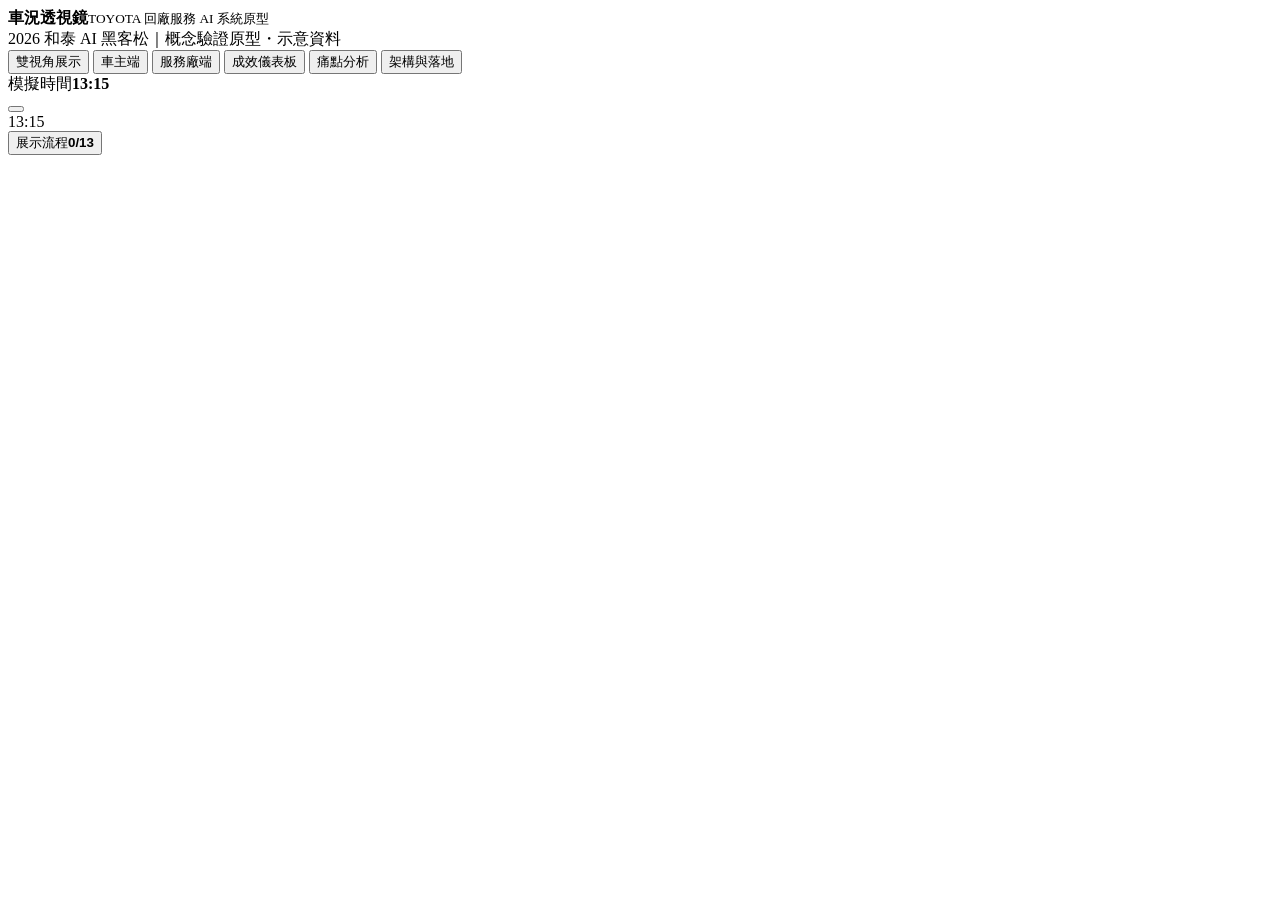
<file: src/index.html>
<!doctype html>
<html lang="zh-Hant-TW">
<head>
<meta charset="utf-8">
<meta name="viewport" content="width=device-width, initial-scale=1, viewport-fit=cover">
<title>車況透視鏡</title>
<meta name="description" content="2026 和泰 AI 黑客松參賽作品：車況透視鏡 — 以 LINE 串聯回廠前、中、後的車況、報價、進度與完工資訊（概念驗證原型，示意資料）">
<link rel="preconnect" href="https://fonts.googleapis.com">
<link rel="preconnect" href="https://fonts.gstatic.com" crossorigin>
<link href="https://fonts.googleapis.com/css2?family=Noto+Sans+TC:wght@400;500;700;900&family=Saira+Semi+Condensed:wght@500;600;700&display=swap" rel="stylesheet">
<style>
/*__CSS__*/
</style>
</head>
<body data-view="present">
<header class="top">
  <div class="brand"><span id="brand" aria-hidden="true"></span><div><b>車況透視鏡</b><small>TOYOTA 回廠服務 AI 系統原型</small></div></div>
  <span class="hk">2026 和泰 AI 黑客松｜概念驗證原型・示意資料</span>
  <nav class="vtabs" aria-label="檢視切換">
    <button class="vtab on" data-act="setView" data-arg="present">雙視角展示</button>
    <button class="vtab" data-act="setView" data-arg="owner">車主端</button>
    <button class="vtab" data-act="setView" data-arg="console">服務廠端</button>
    <button class="vtab" data-act="setView" data-arg="dash">成效儀表板</button>
    <button class="vtab" data-act="setView" data-arg="pain">痛點分析</button>
    <button class="vtab" data-act="setView" data-arg="arch">架構與落地</button>
  </nav>
  <div class="tclock"><span>模擬時間</span><b class="js-clock num">13:15</b></div>
  <button class="tbtn" data-act="settings" aria-label="系統設定" title="系統設定（AI 引擎、車型、速度）" id="gearBtn"></button>
</header>

<main class="stage">
  <aside class="rail" id="rail" aria-label="展示流程"></aside>

  <section class="phone-col" id="phoneCol" aria-label="車主手機畫面">
    <div class="phone-wrap" id="phoneWrap">
      <div class="phone" id="phone">
        <div class="screen" id="screen">
          <div class="island"></div>
          <div class="sbar"><span class="js-clock">13:15</span><span class="sig" id="sbarIcons"></span></div>
          <div class="line-app">
            <div class="lhd" id="lineHead"></div>
            <div class="chat" id="chatList" aria-live="polite"></div>
            <div class="foot" id="chatFoot"></div>
          </div>
          <div class="liff" id="liff"></div>
          <div class="banner" id="banner"></div>
          <div class="pdialog" id="pdialog"></div>
          <div class="ptoast" id="ptoast" role="status"></div>
          <div class="homebar"></div>
        </div>
      </div>
    </div>
  </section>

  <section class="story-col" aria-label="情境說明"><div id="storyPanel"></div></section>

  <section class="console-col" aria-label="服務廠工作台"><div class="cs" id="console"></div></section>

  <section class="page-col" id="pageCol"><div id="page"></div></section>
</main>

<button class="mfab" data-act="mSheet"><span>展示流程</span><b id="mStep">0/13</b></button>
<div class="mdimS" data-act="mSheet"></div>
<div id="tapdot" aria-hidden="true"></div>
<div id="vtip" role="tooltip"></div>
<div id="toast" role="status"></div>
<div id="modal"></div>

<script>
/*__JS__*/
</script>
</body>
</html>
</file>
